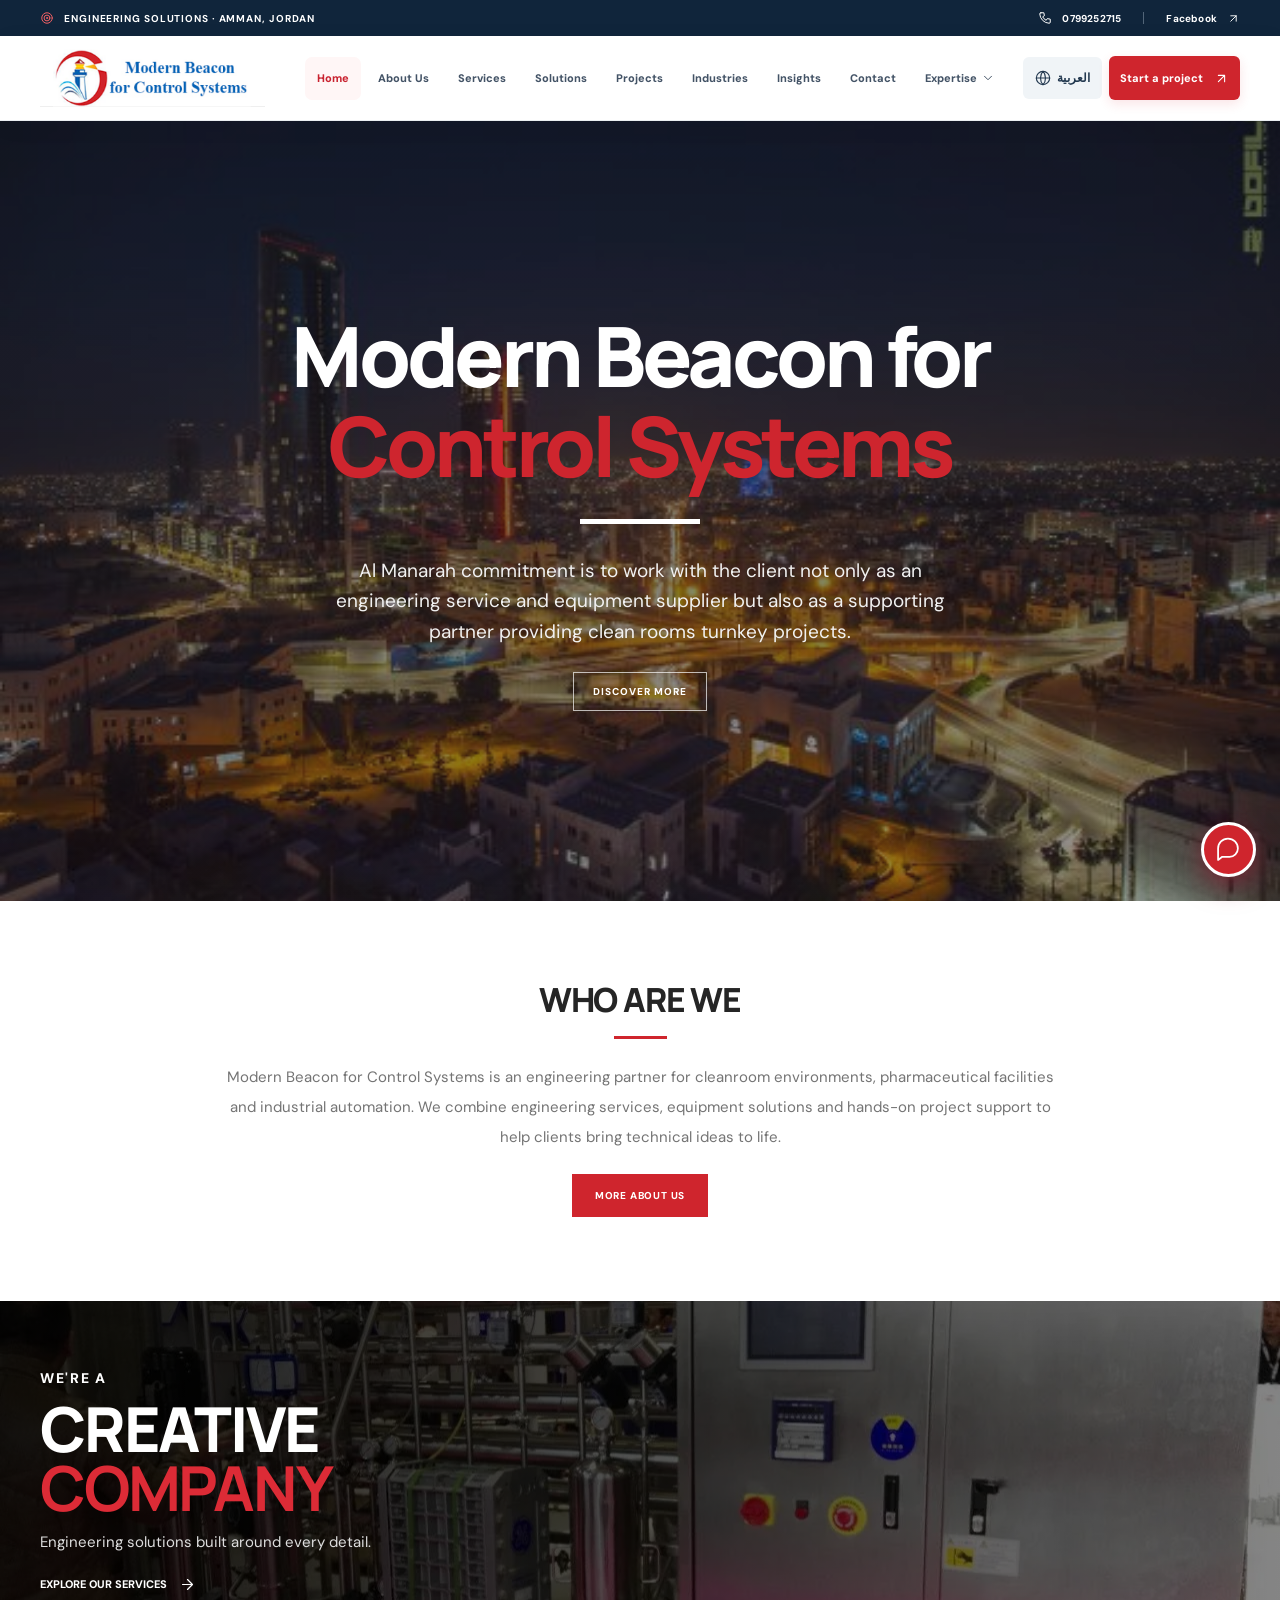
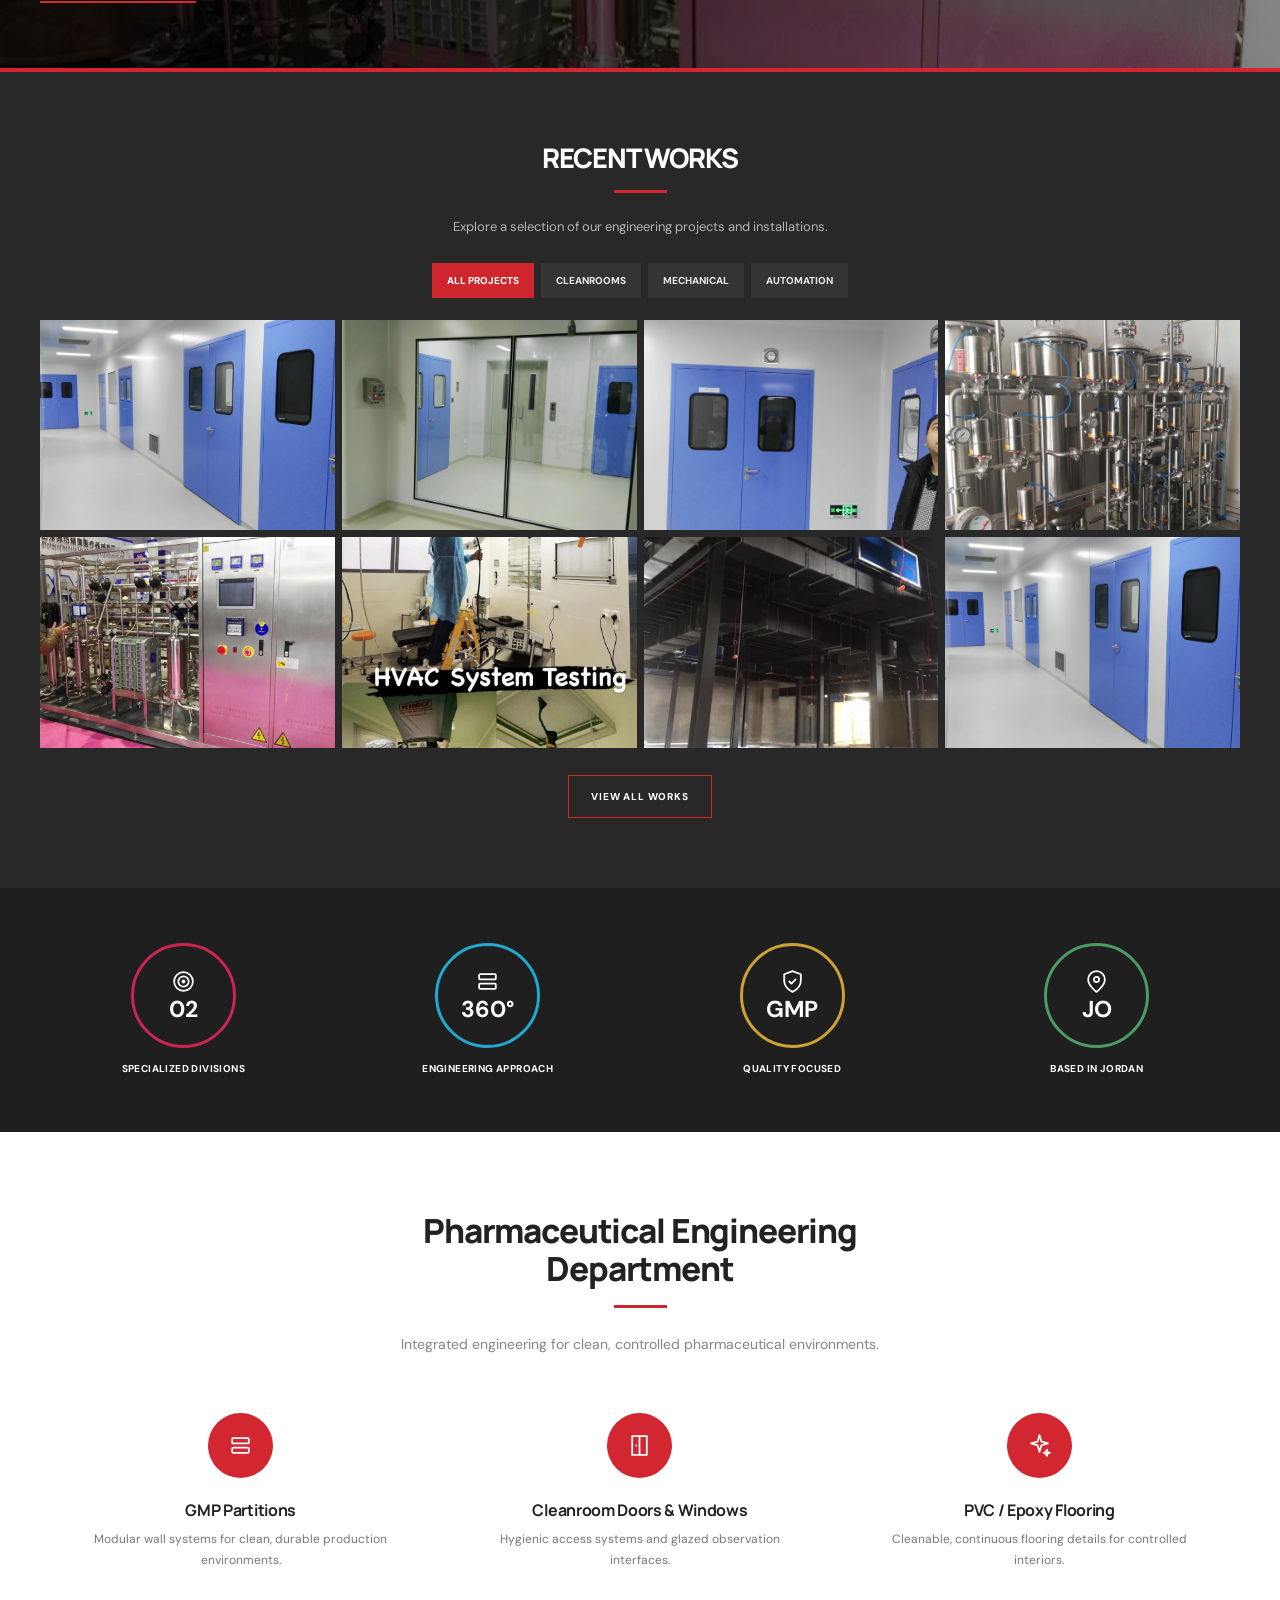
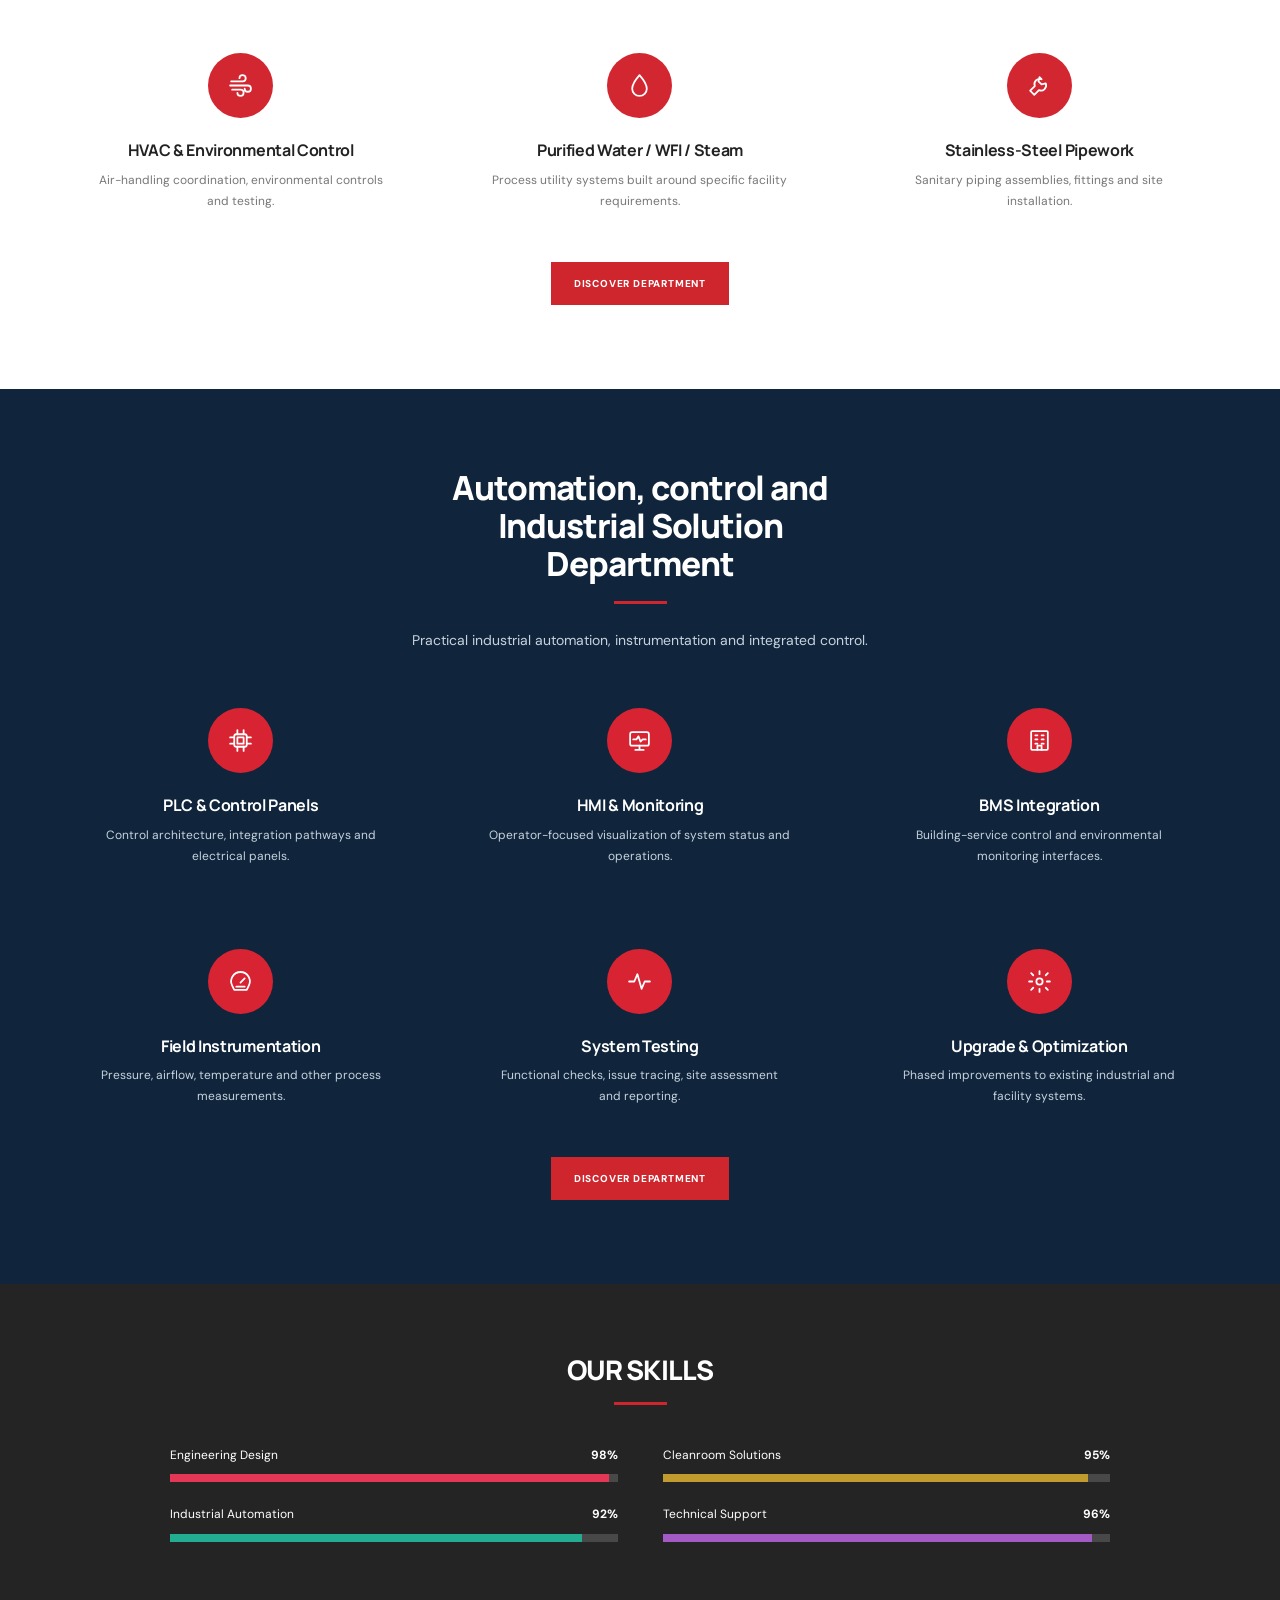
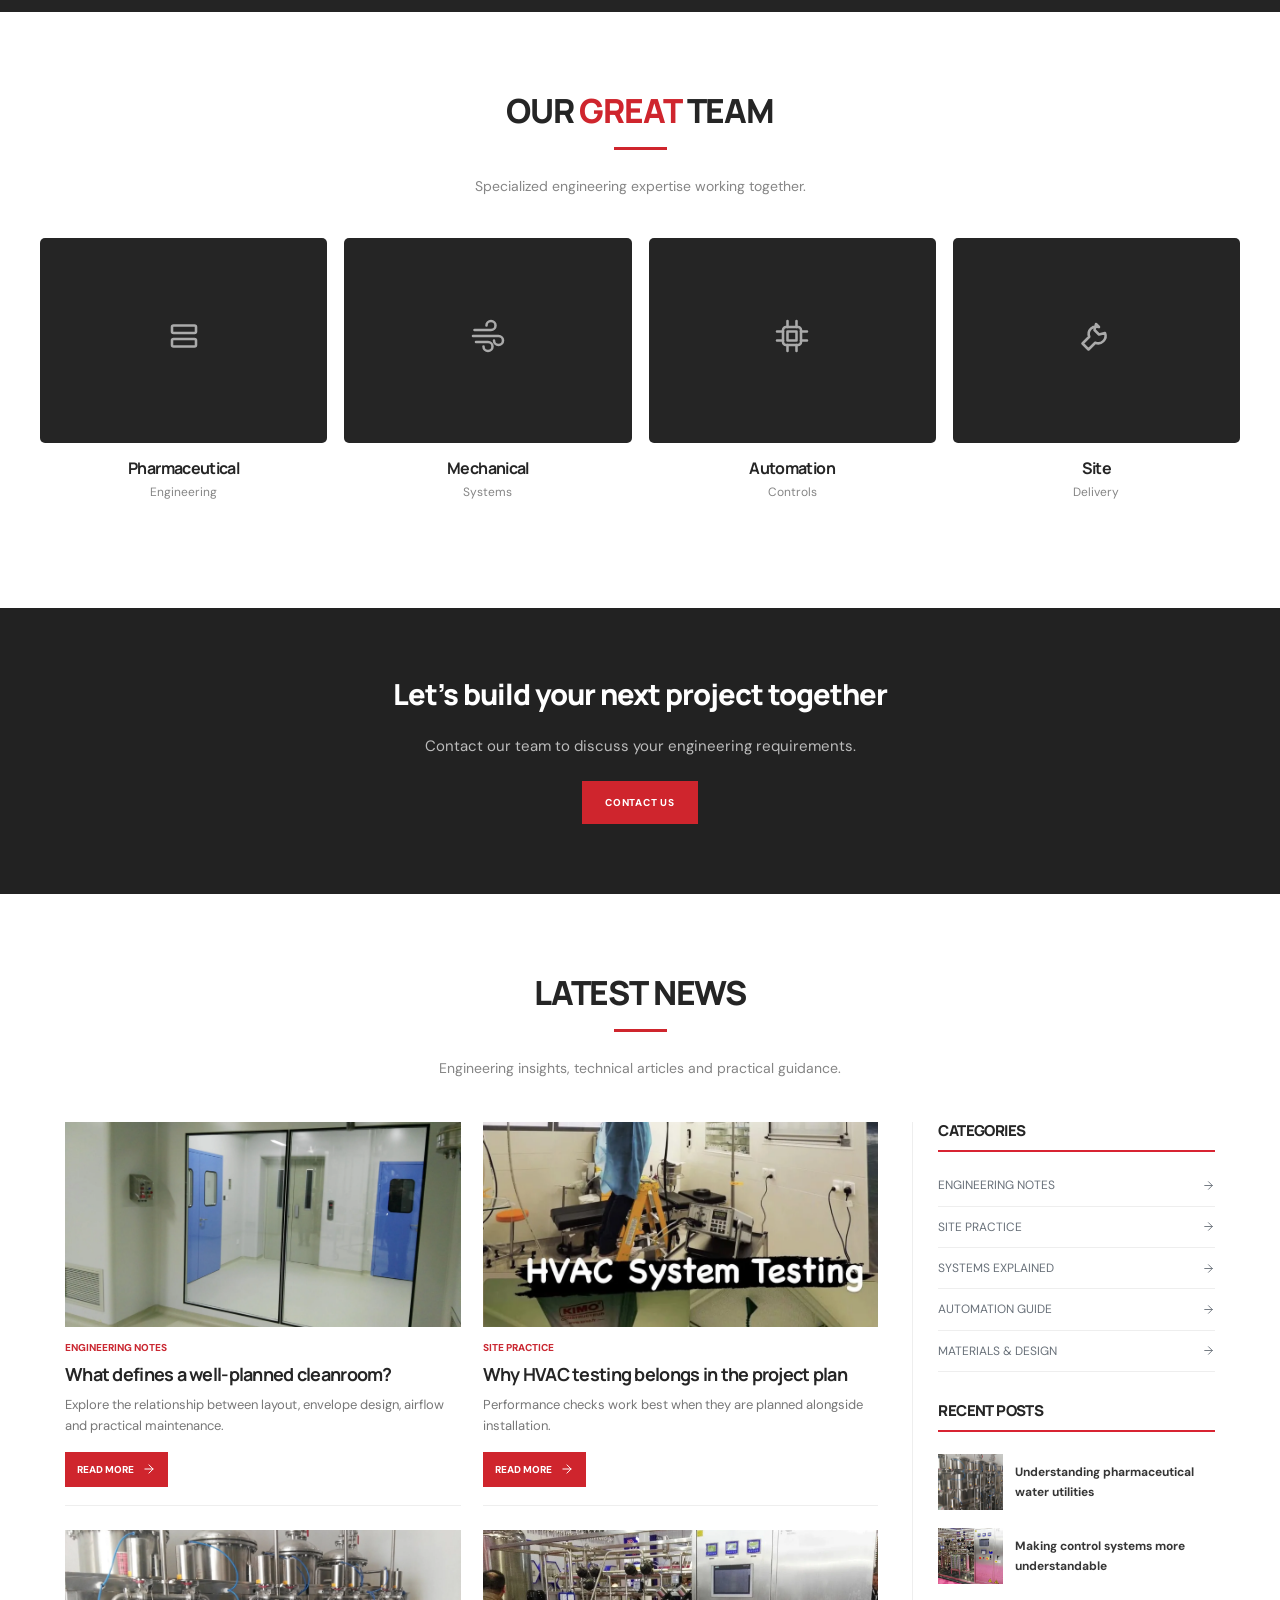
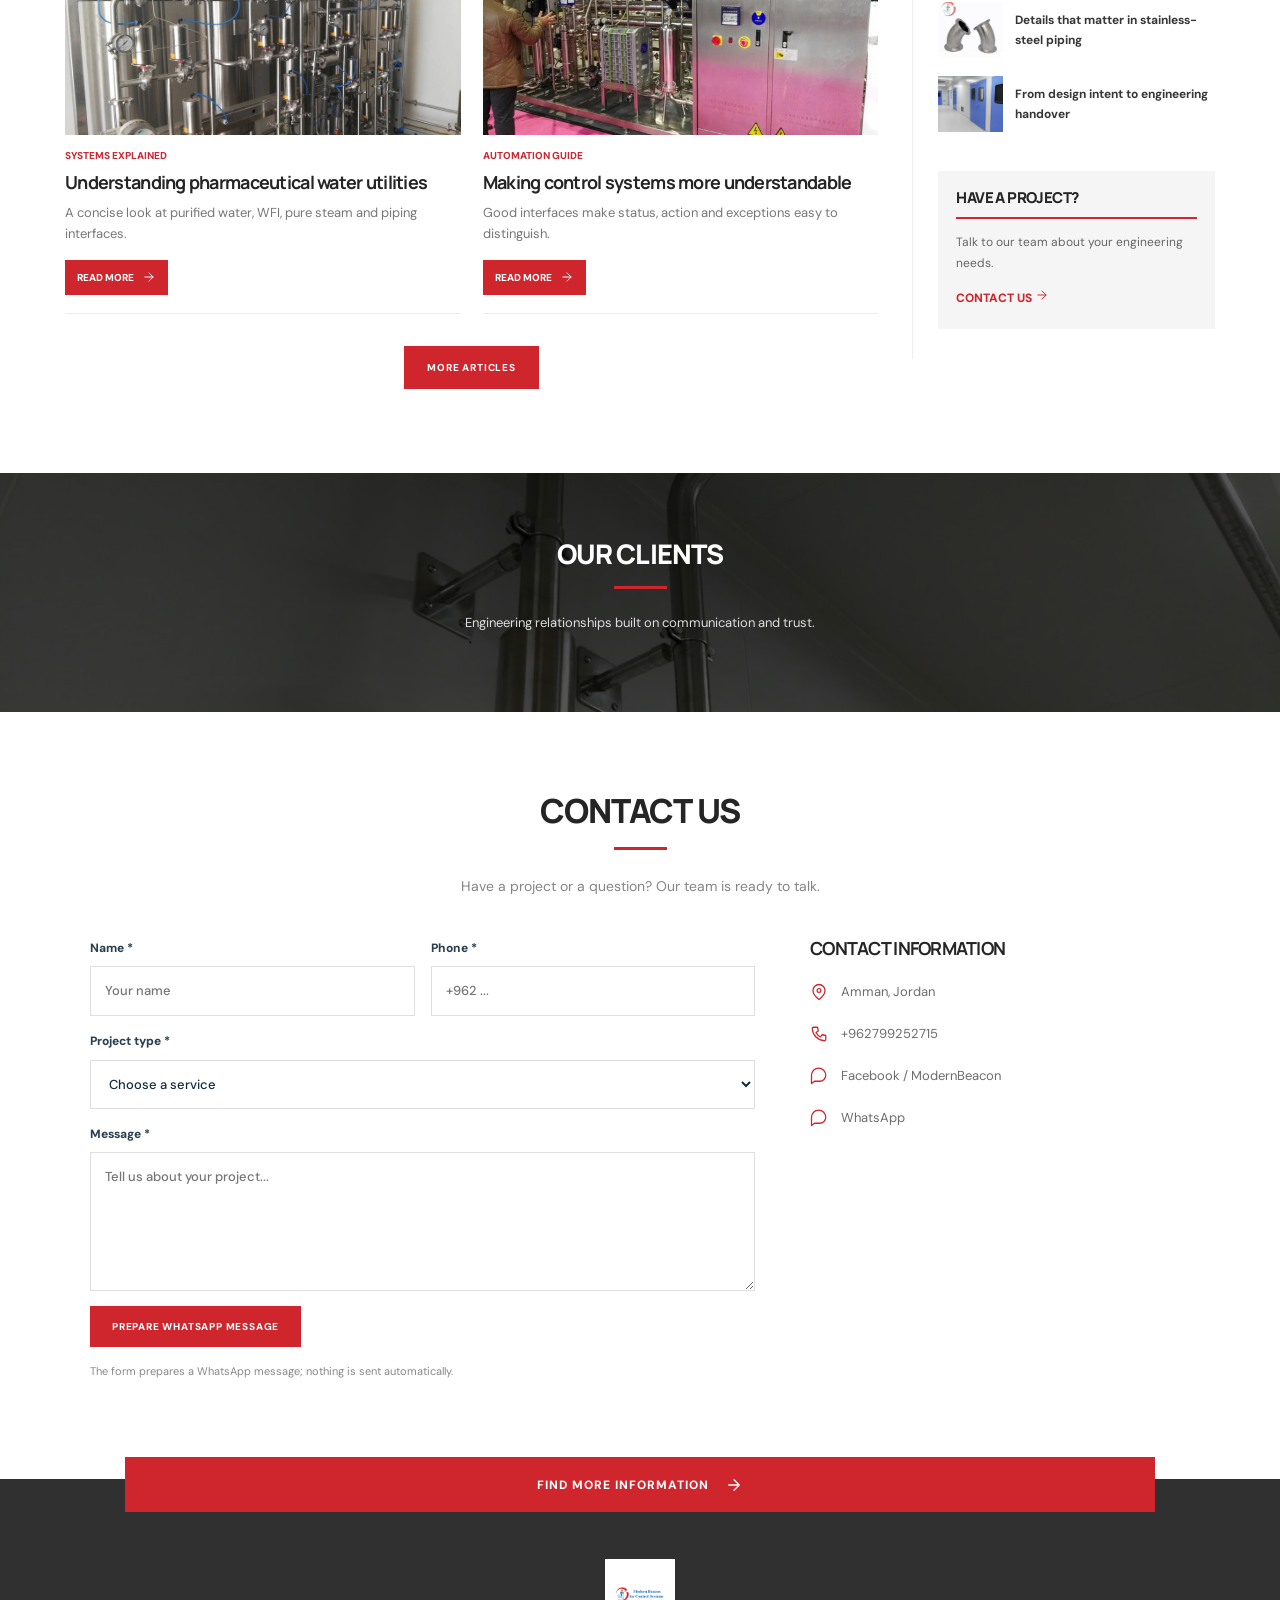
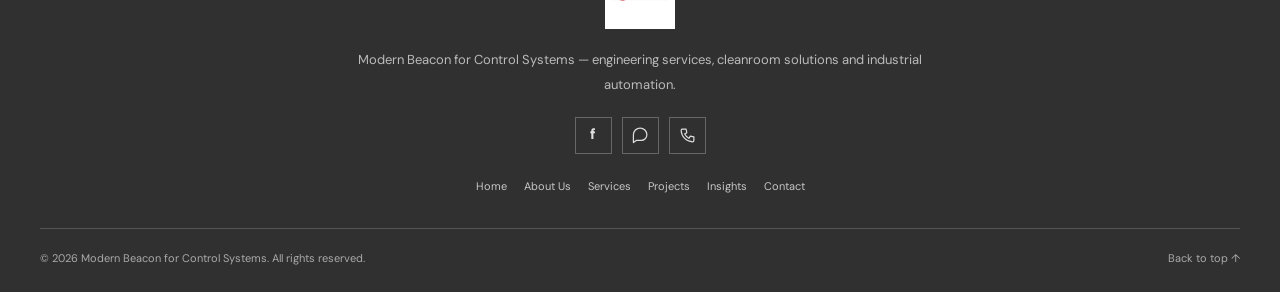
<file: index.html>
<!doctype html>
<html lang="en" dir="ltr">
<head>
<meta charset="utf-8">
<meta name="viewport" content="width=device-width, initial-scale=1">
<meta name="theme-color" content="#10253b">
<meta name="description" content="Modern Beacon for Control Systems — engineering, cleanrooms, pharmaceutical utilities, and industrial automation.">
<link rel="icon" href="assets/images/favicon.png">
<link rel="stylesheet" href="assets/css/style.css">
<title>Index | Modern Beacon for Control Systems</title>
</head>
<body data-page="index">
<div id="app"></div>
<noscript><main style="padding:40px;font-family:sans-serif"><h1>Modern Beacon for Control Systems</h1><p>Please enable JavaScript to view the website.</p></main></noscript>
<script defer src="assets/js/content.js"></script>
<script defer src="assets/js/site.js"></script>
</body></html>
</file>
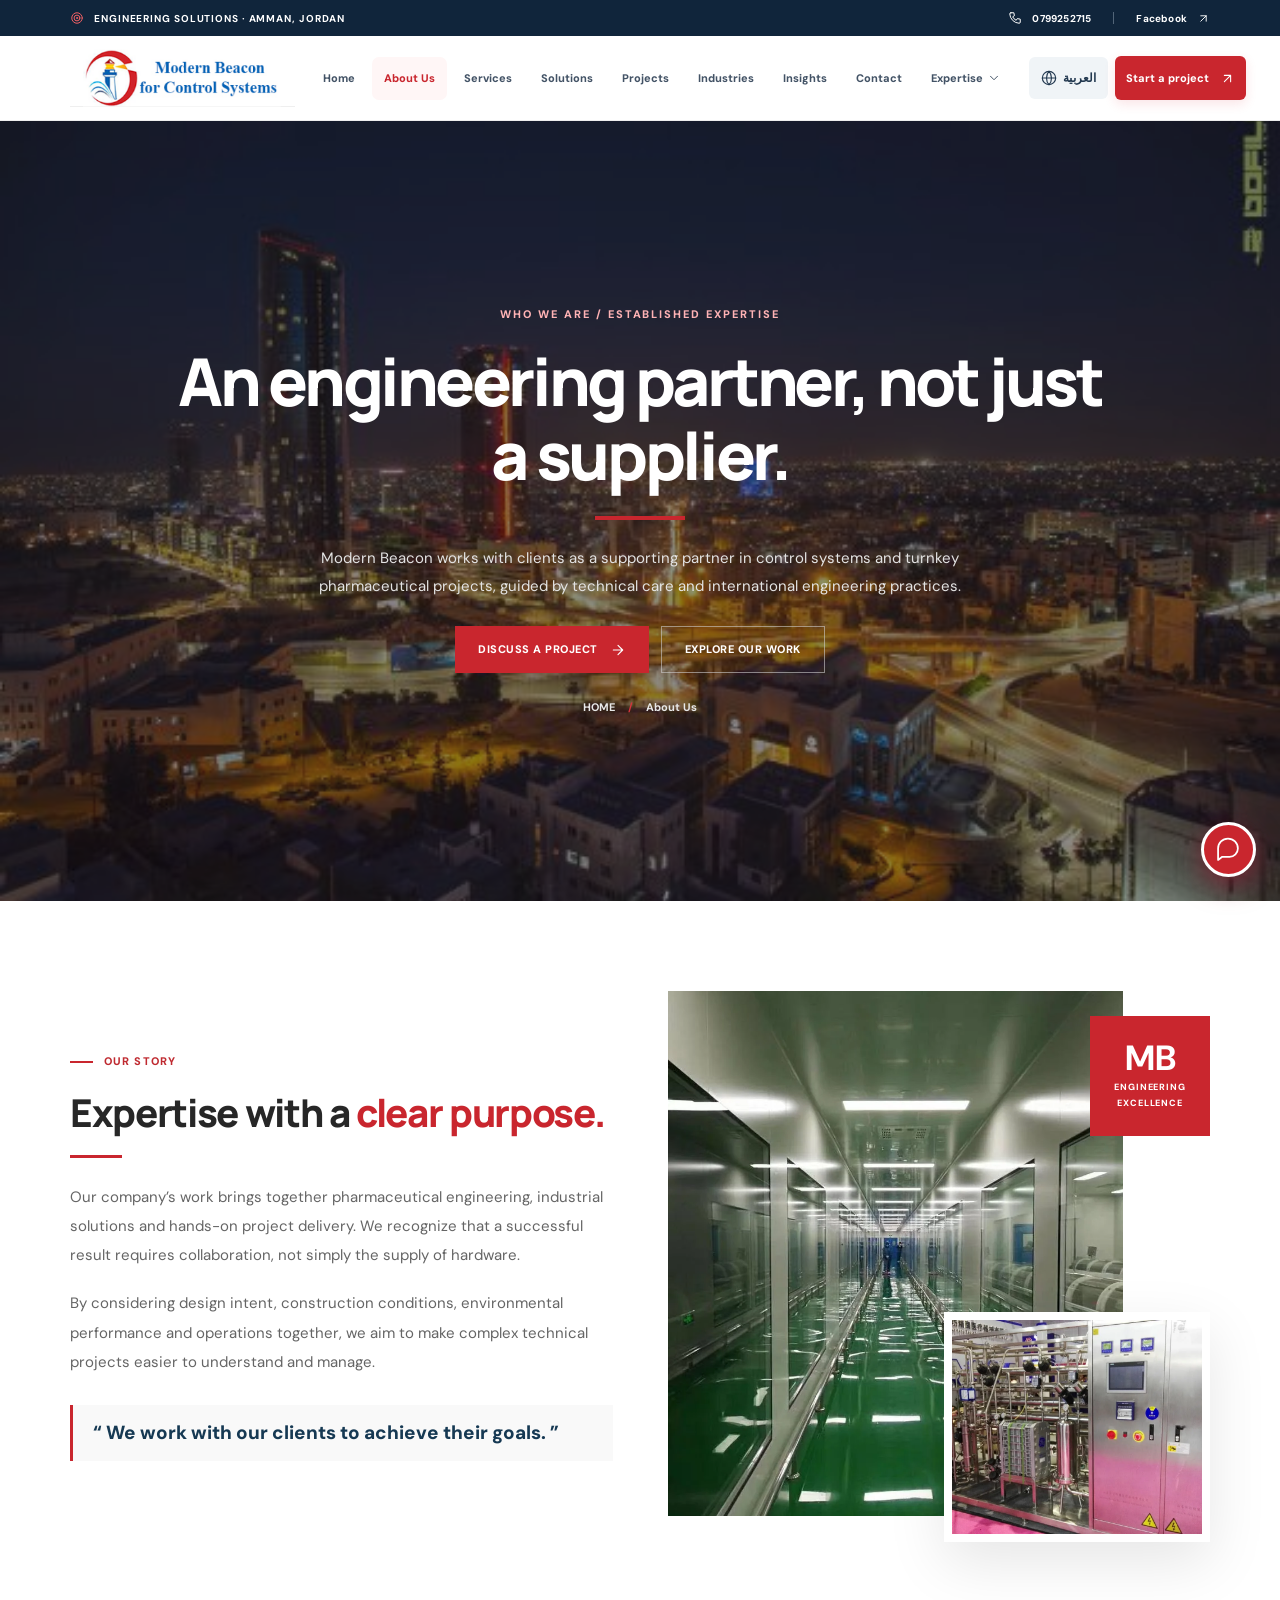
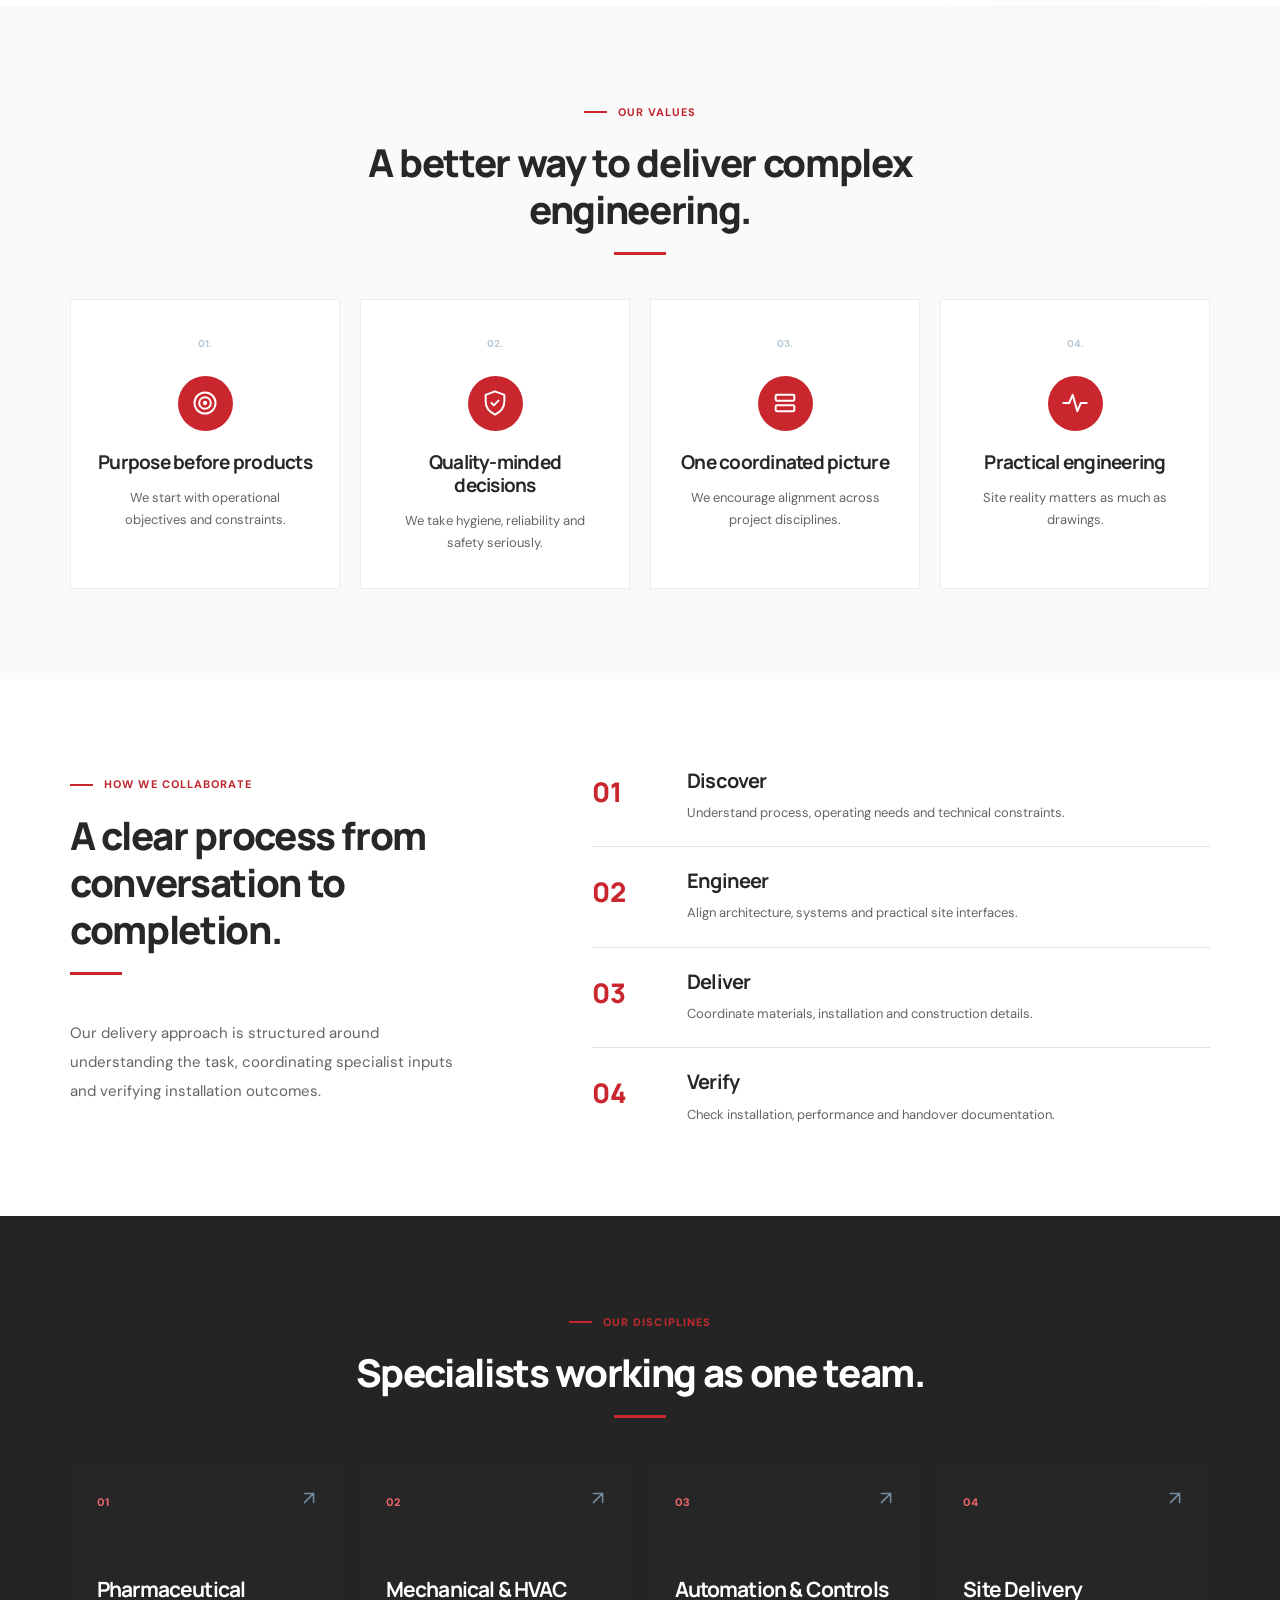
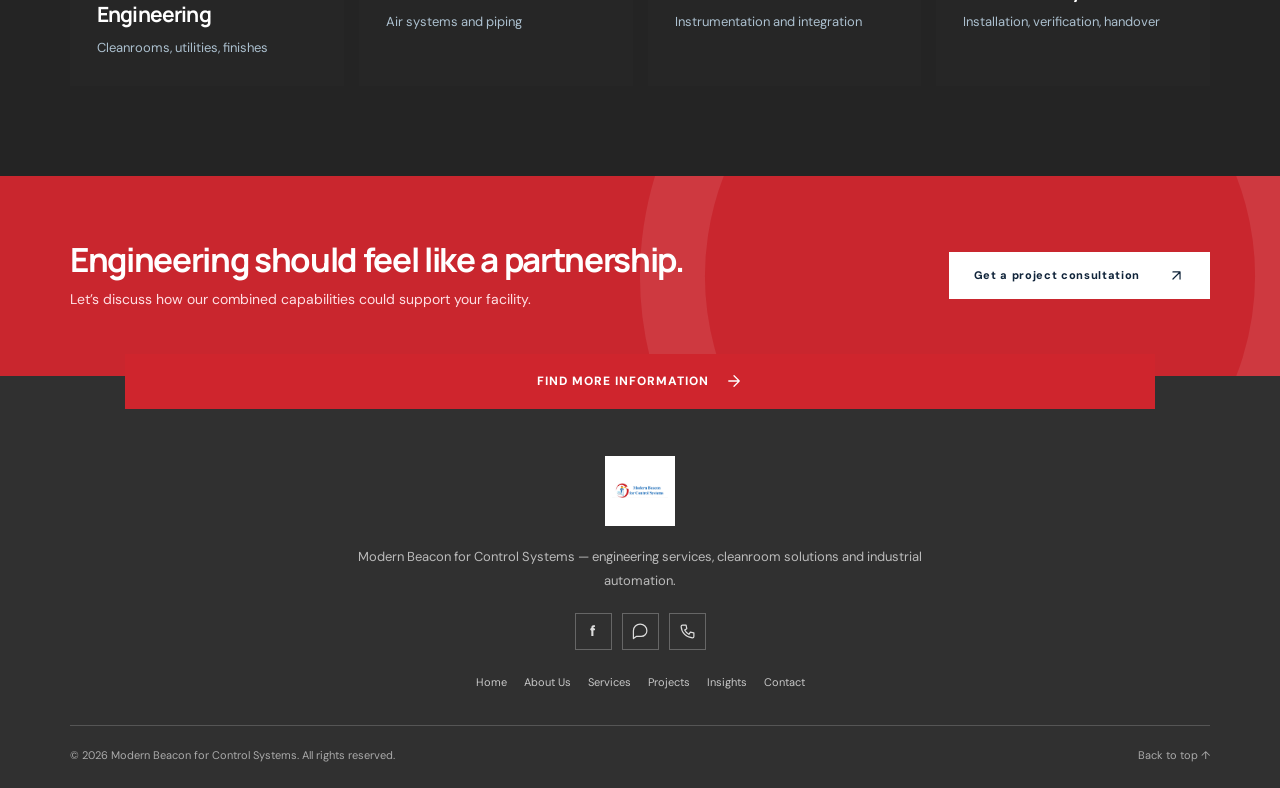
<file: about.html>
<!doctype html>
<html lang="en" dir="ltr">
<head>
<meta charset="utf-8">
<meta name="viewport" content="width=device-width, initial-scale=1">
<meta name="theme-color" content="#10253b">
<meta name="description" content="Modern Beacon for Control Systems — engineering, cleanrooms, pharmaceutical utilities, and industrial automation.">
<link rel="icon" href="assets/images/favicon.png">
<link rel="stylesheet" href="assets/css/style.css">
<title>About | Modern Beacon for Control Systems</title>
</head>
<body data-page="about">
<div id="app"></div>
<noscript><main style="padding:40px;font-family:sans-serif"><h1>Modern Beacon for Control Systems</h1><p>Please enable JavaScript to view the website.</p></main></noscript>
<script defer src="assets/js/content.js"></script>
<script defer src="assets/js/site.js"></script>
</body></html>
</file>
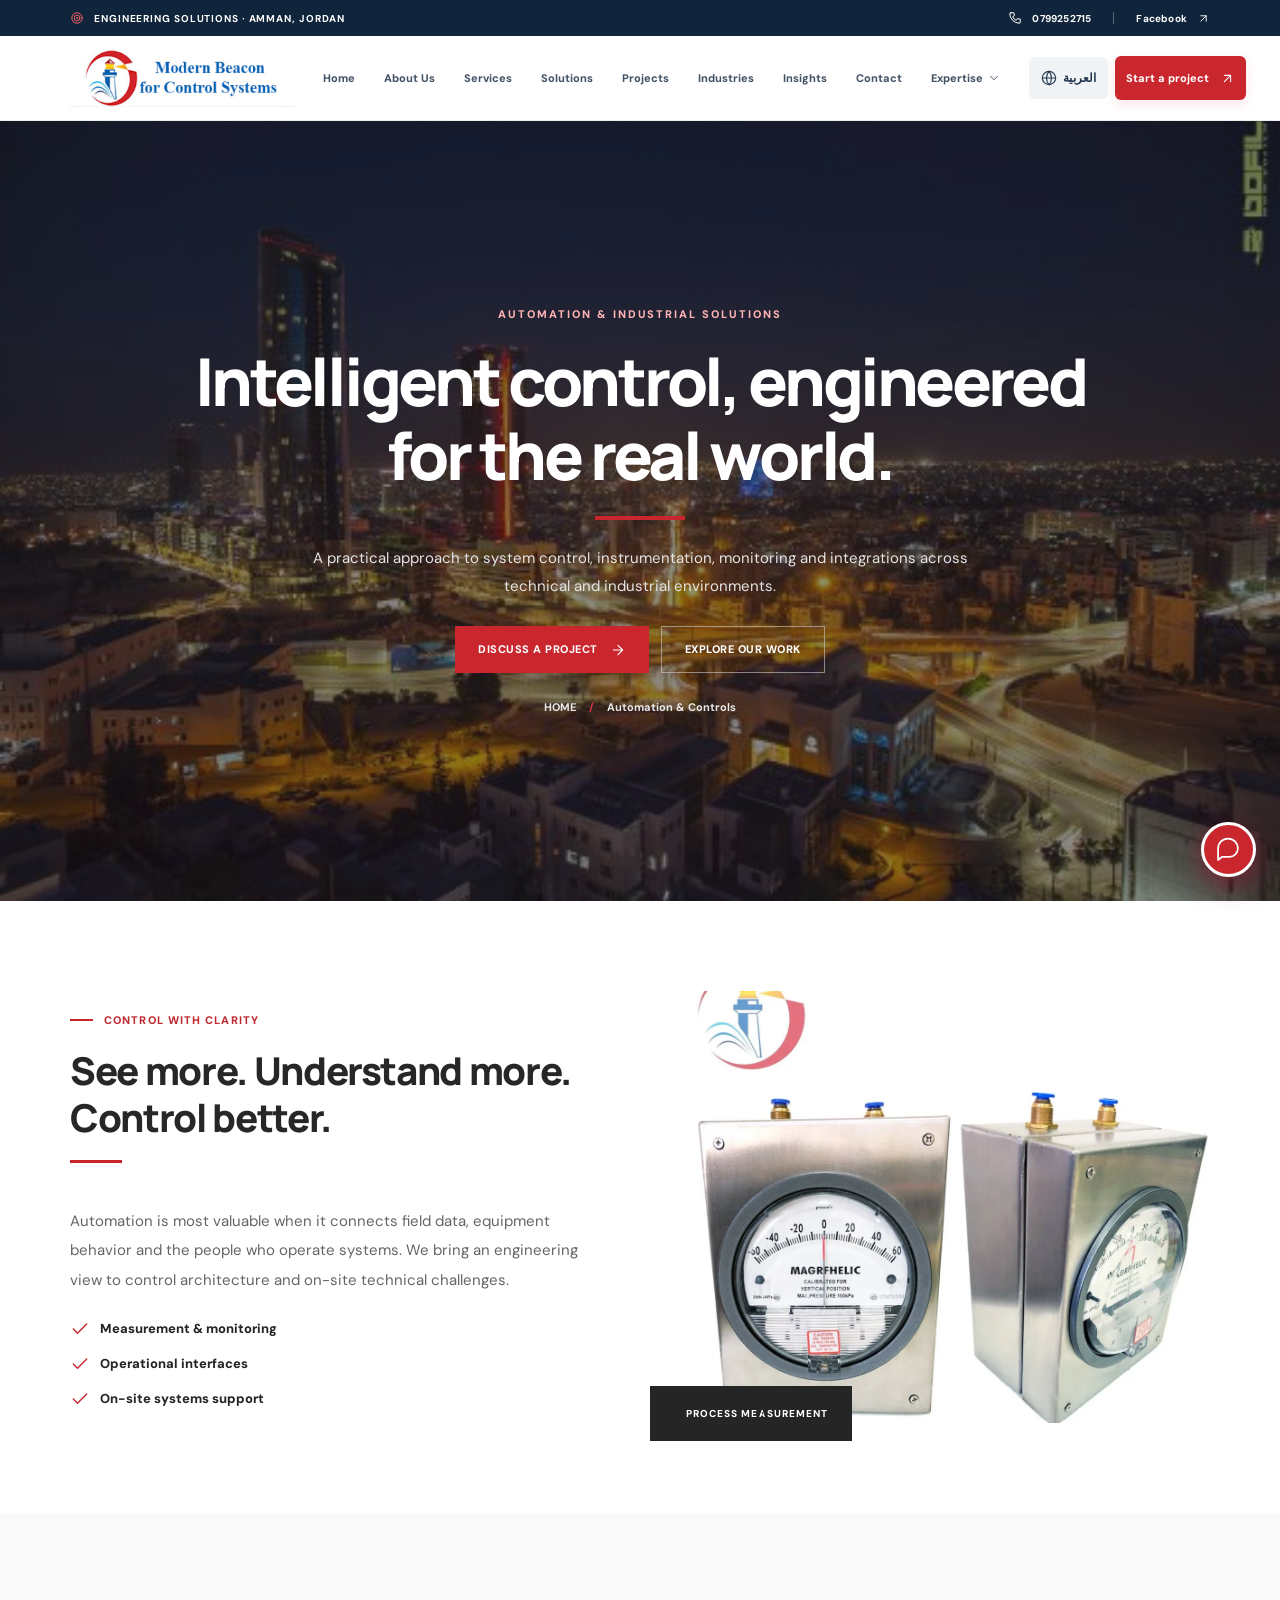
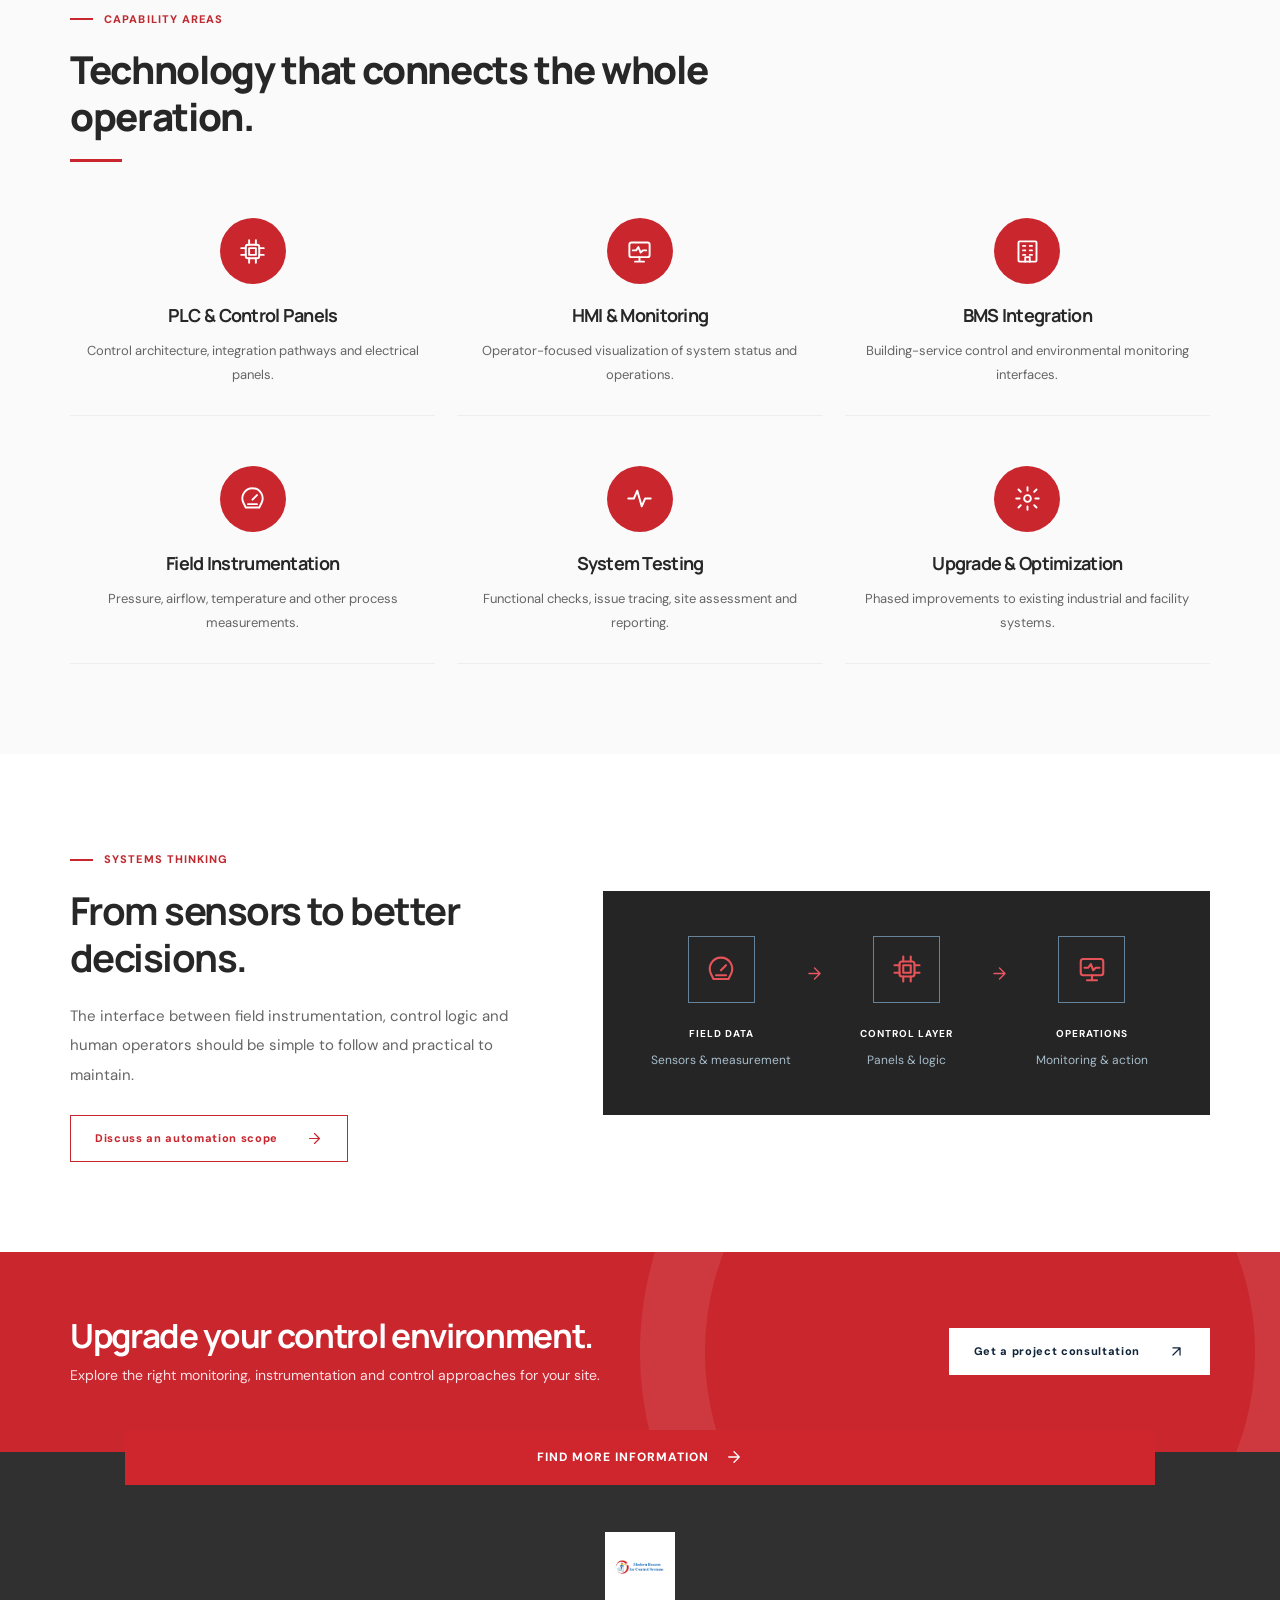
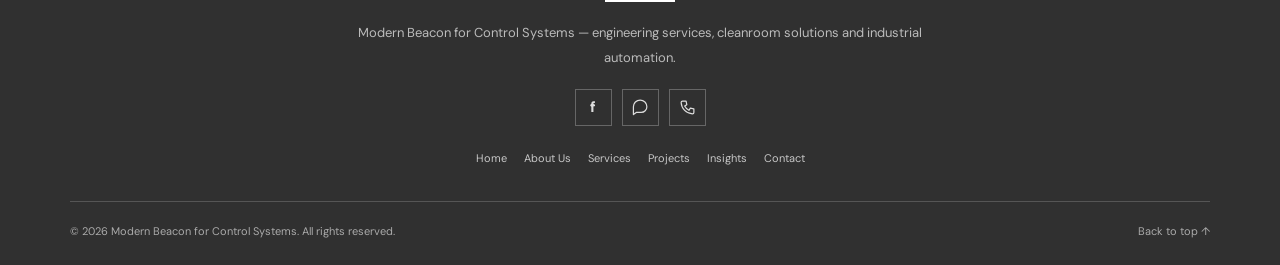
<file: automation.html>
<!doctype html>
<html lang="en" dir="ltr">
<head>
<meta charset="utf-8">
<meta name="viewport" content="width=device-width, initial-scale=1">
<meta name="theme-color" content="#10253b">
<meta name="description" content="Modern Beacon for Control Systems — engineering, cleanrooms, pharmaceutical utilities, and industrial automation.">
<link rel="icon" href="assets/images/favicon.png">
<link rel="stylesheet" href="assets/css/style.css">
<title>Automation | Modern Beacon for Control Systems</title>
</head>
<body data-page="automation">
<div id="app"></div>
<noscript><main style="padding:40px;font-family:sans-serif"><h1>Modern Beacon for Control Systems</h1><p>Please enable JavaScript to view the website.</p></main></noscript>
<script defer src="assets/js/content.js"></script>
<script defer src="assets/js/site.js"></script>
</body></html>
</file>
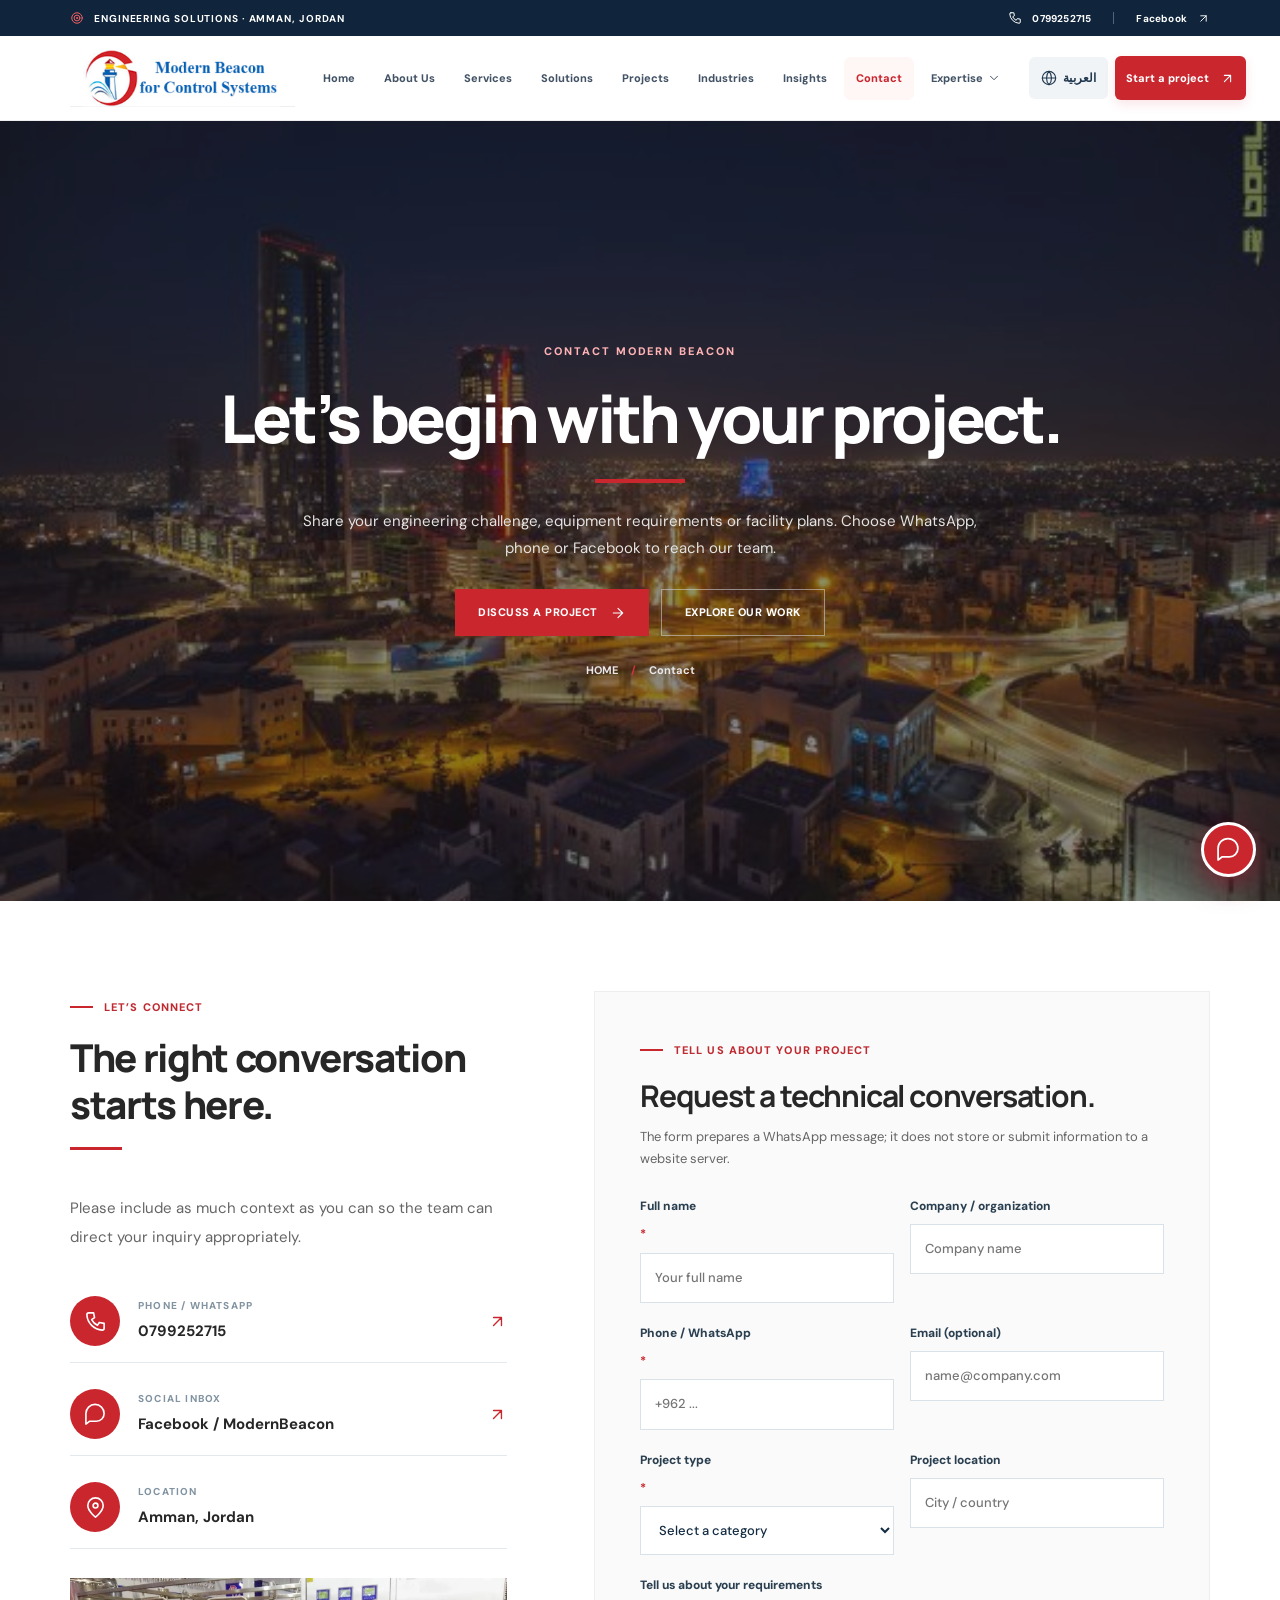
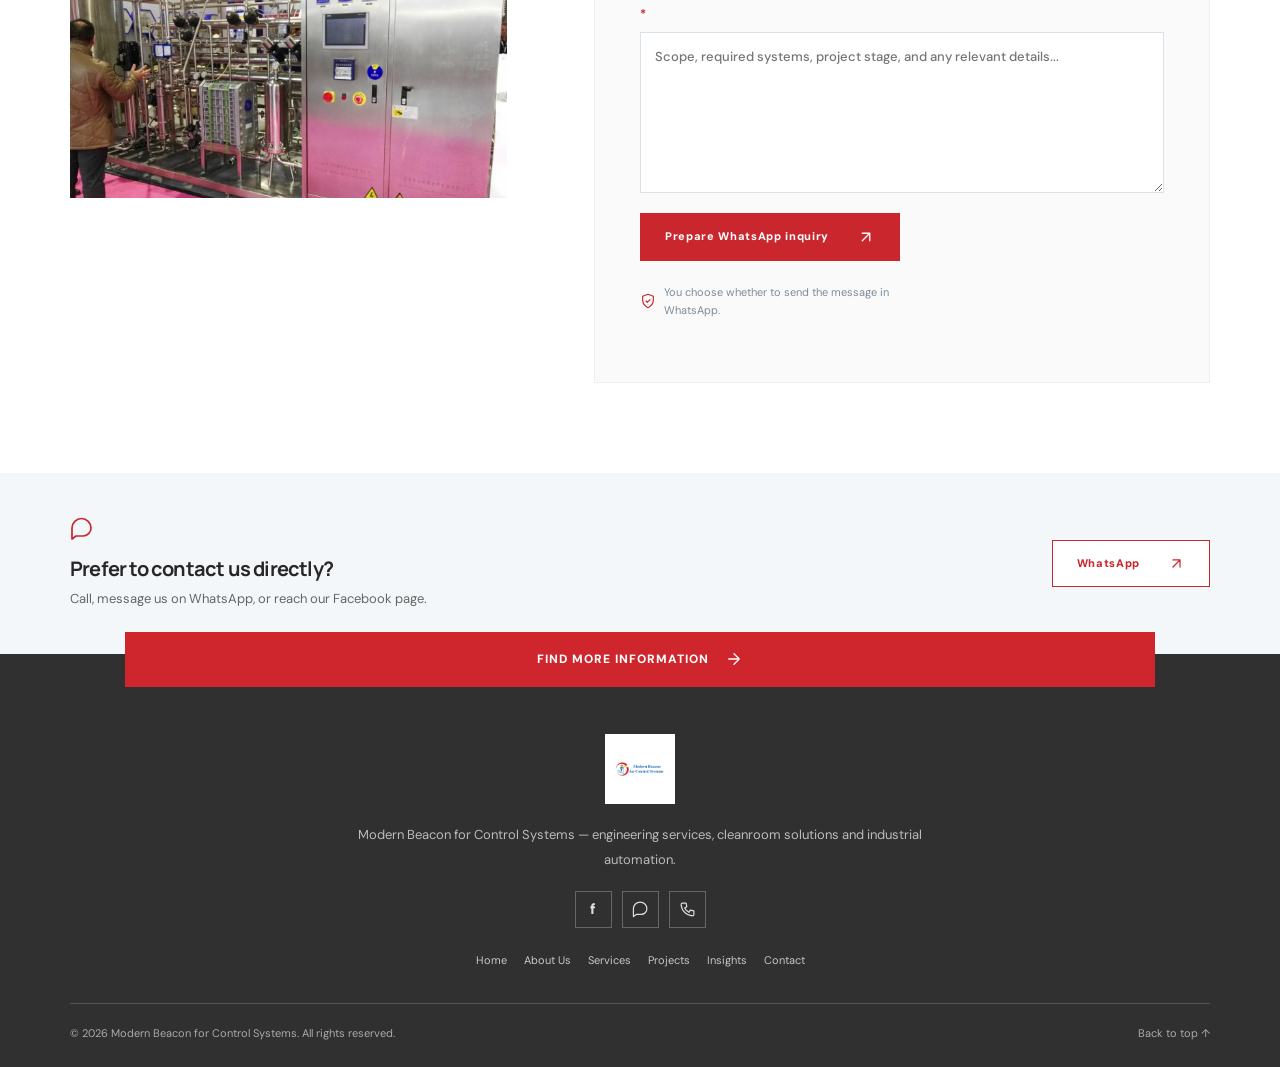
<file: contact.html>
<!doctype html>
<html lang="en" dir="ltr">
<head>
<meta charset="utf-8">
<meta name="viewport" content="width=device-width, initial-scale=1">
<meta name="theme-color" content="#10253b">
<meta name="description" content="Modern Beacon for Control Systems — engineering, cleanrooms, pharmaceutical utilities, and industrial automation.">
<link rel="icon" href="assets/images/favicon.png">
<link rel="stylesheet" href="assets/css/style.css">
<title>Contact | Modern Beacon for Control Systems</title>
</head>
<body data-page="contact">
<div id="app"></div>
<noscript><main style="padding:40px;font-family:sans-serif"><h1>Modern Beacon for Control Systems</h1><p>Please enable JavaScript to view the website.</p></main></noscript>
<script defer src="assets/js/content.js"></script>
<script defer src="assets/js/site.js"></script>
</body></html>
</file>
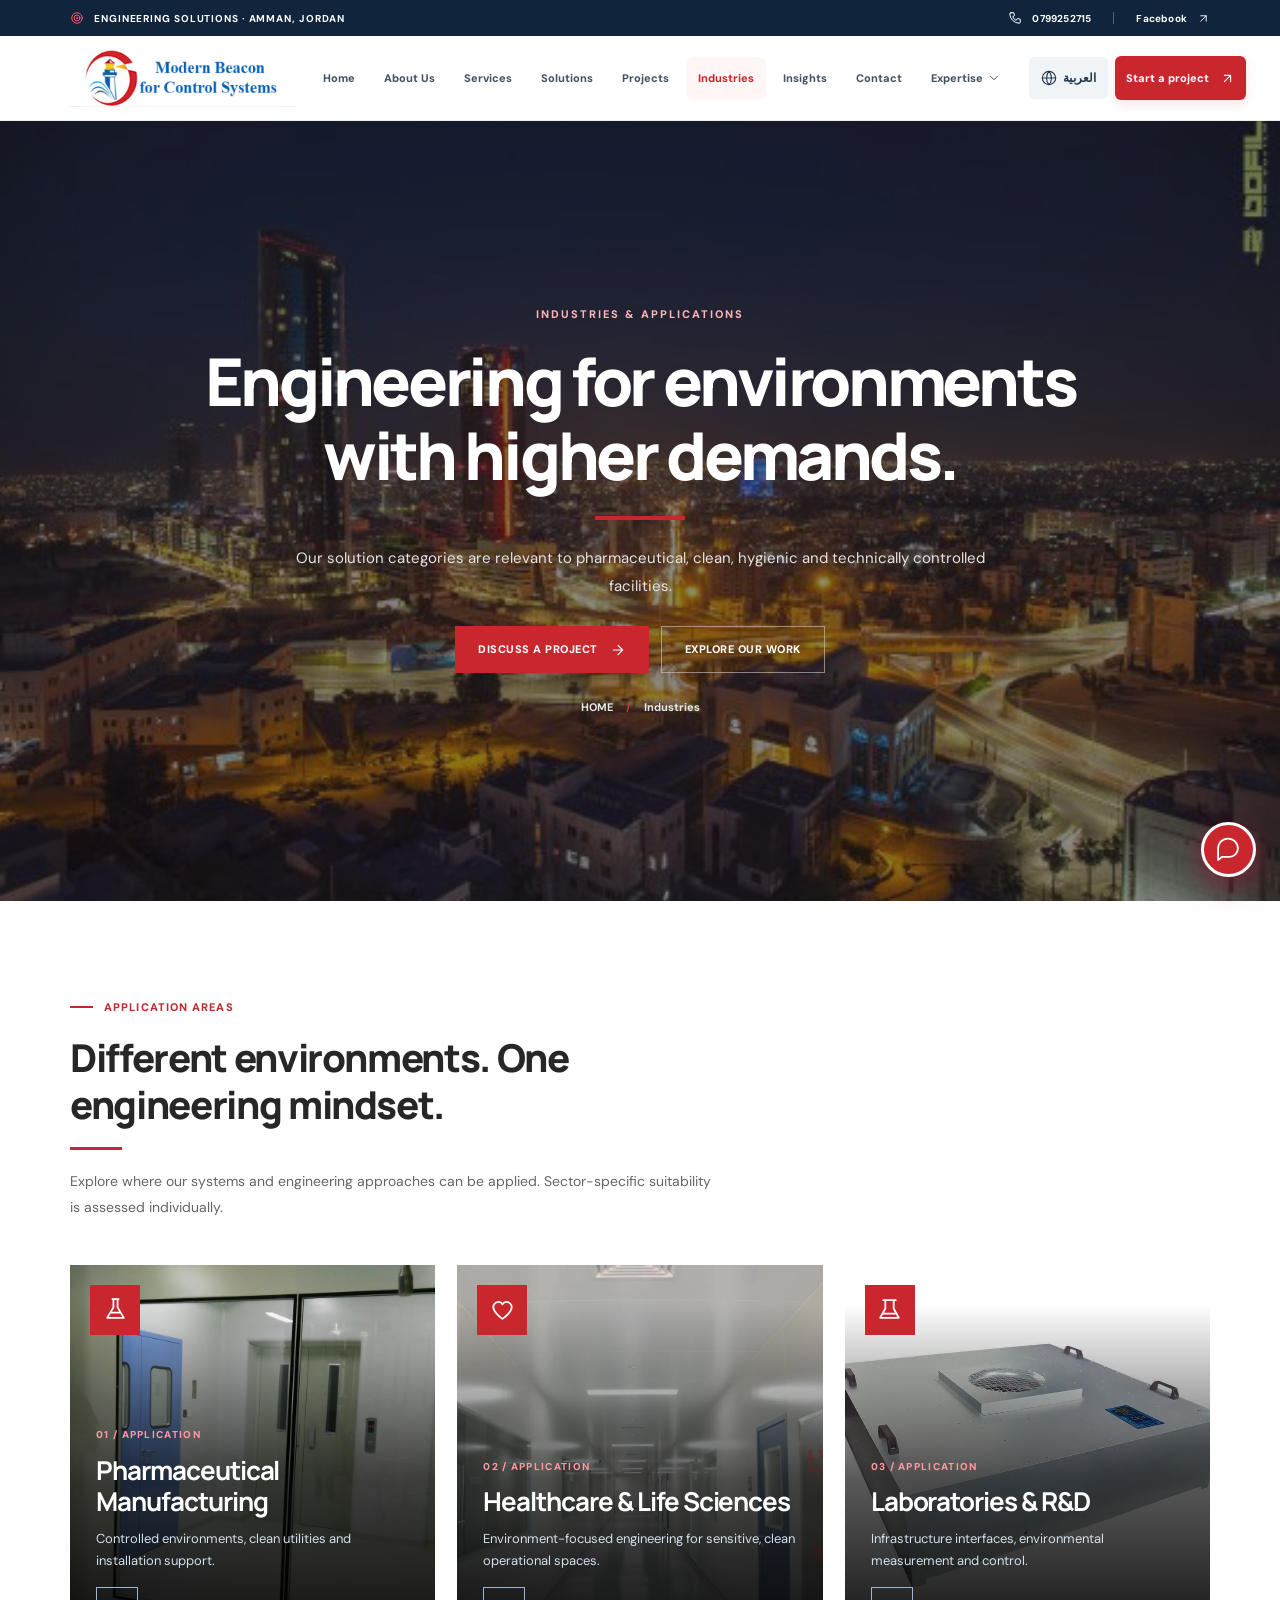
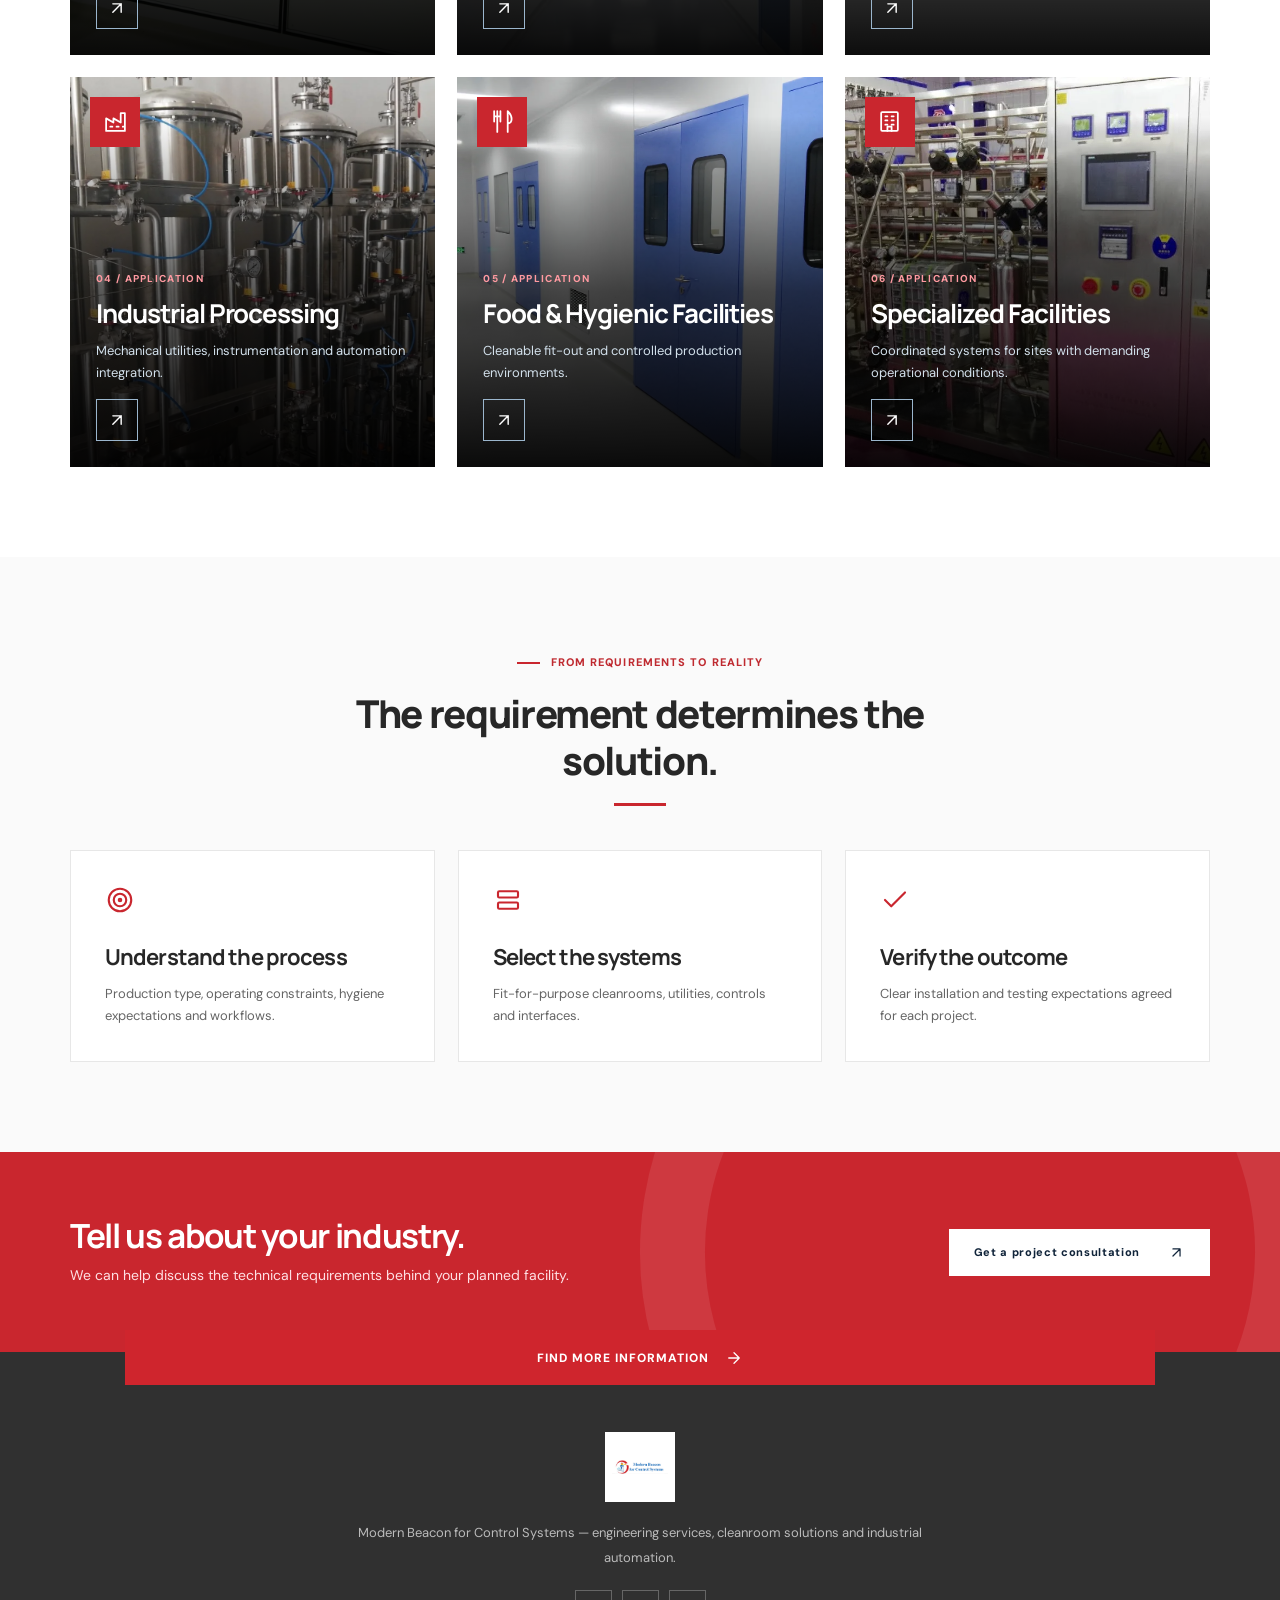
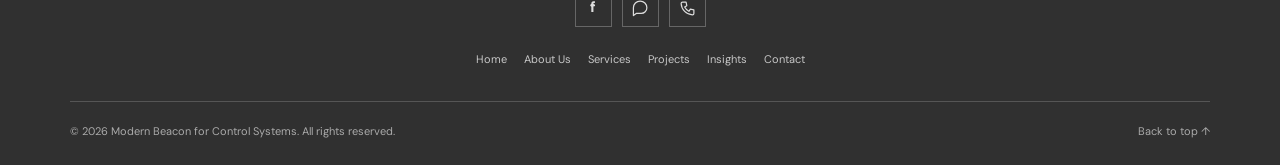
<file: industries.html>
<!doctype html>
<html lang="en" dir="ltr">
<head>
<meta charset="utf-8">
<meta name="viewport" content="width=device-width, initial-scale=1">
<meta name="theme-color" content="#10253b">
<meta name="description" content="Modern Beacon for Control Systems — engineering, cleanrooms, pharmaceutical utilities, and industrial automation.">
<link rel="icon" href="assets/images/favicon.png">
<link rel="stylesheet" href="assets/css/style.css">
<title>Industries | Modern Beacon for Control Systems</title>
</head>
<body data-page="industries">
<div id="app"></div>
<noscript><main style="padding:40px;font-family:sans-serif"><h1>Modern Beacon for Control Systems</h1><p>Please enable JavaScript to view the website.</p></main></noscript>
<script defer src="assets/js/content.js"></script>
<script defer src="assets/js/site.js"></script>
</body></html>
</file>
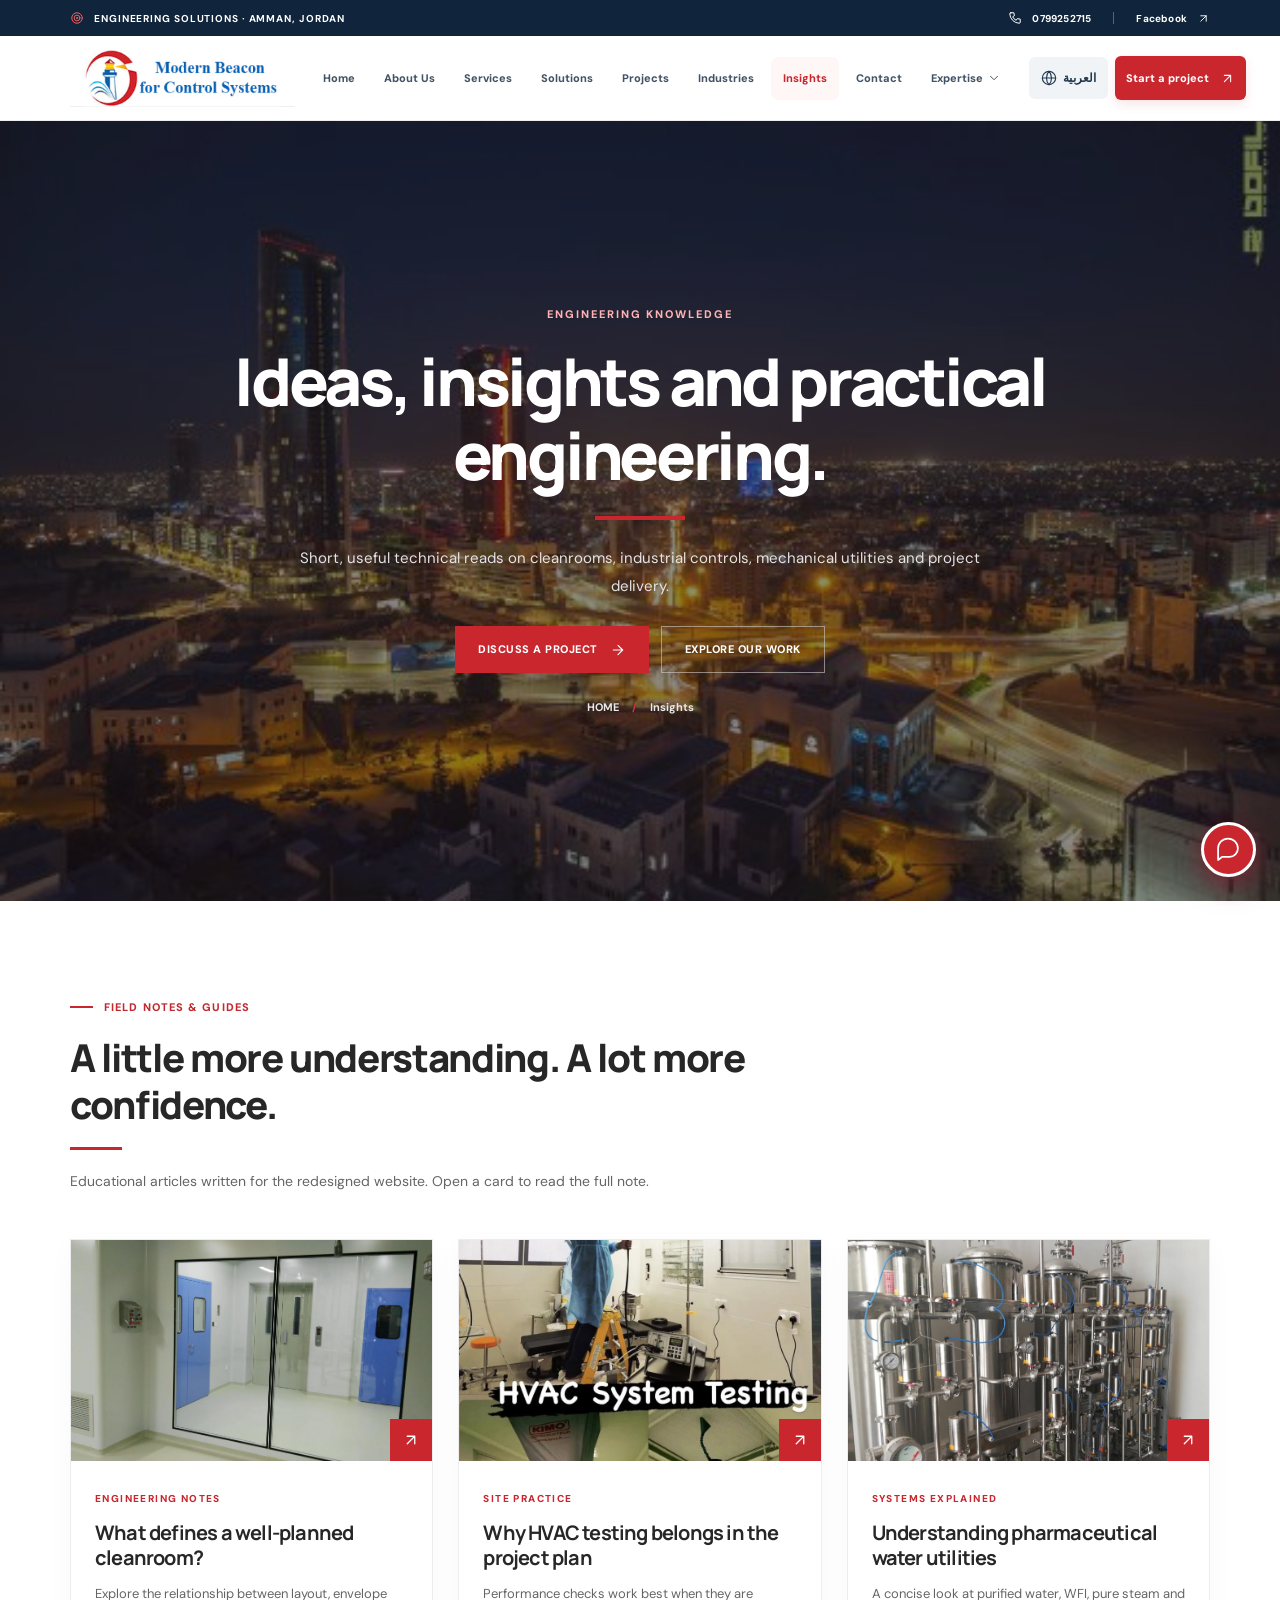
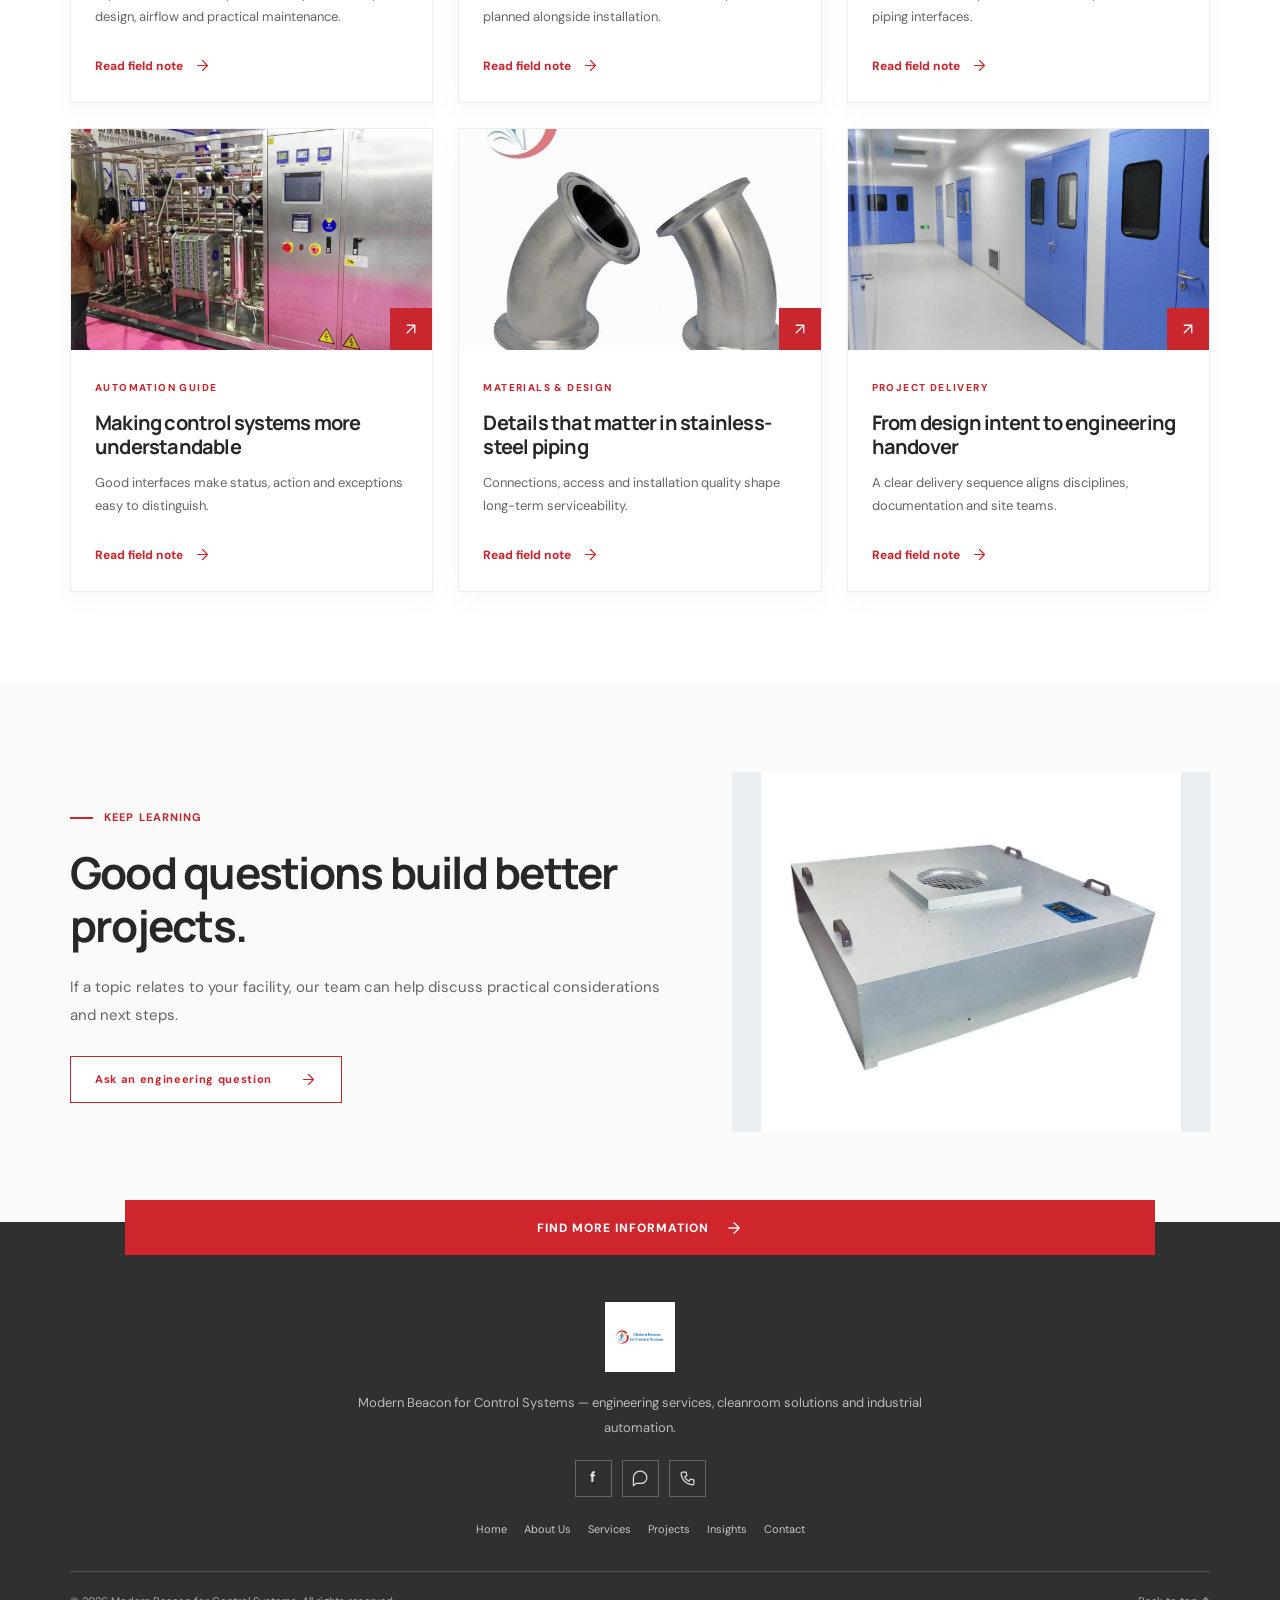
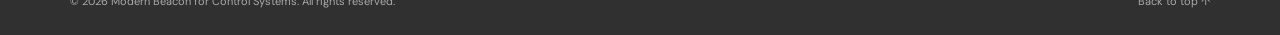
<file: insights.html>
<!doctype html>
<html lang="en" dir="ltr">
<head>
<meta charset="utf-8">
<meta name="viewport" content="width=device-width, initial-scale=1">
<meta name="theme-color" content="#10253b">
<meta name="description" content="Modern Beacon for Control Systems — engineering, cleanrooms, pharmaceutical utilities, and industrial automation.">
<link rel="icon" href="assets/images/favicon.png">
<link rel="stylesheet" href="assets/css/style.css">
<title>Insights | Modern Beacon for Control Systems</title>
</head>
<body data-page="insights">
<div id="app"></div>
<noscript><main style="padding:40px;font-family:sans-serif"><h1>Modern Beacon for Control Systems</h1><p>Please enable JavaScript to view the website.</p></main></noscript>
<script defer src="assets/js/content.js"></script>
<script defer src="assets/js/site.js"></script>
</body></html>
</file>
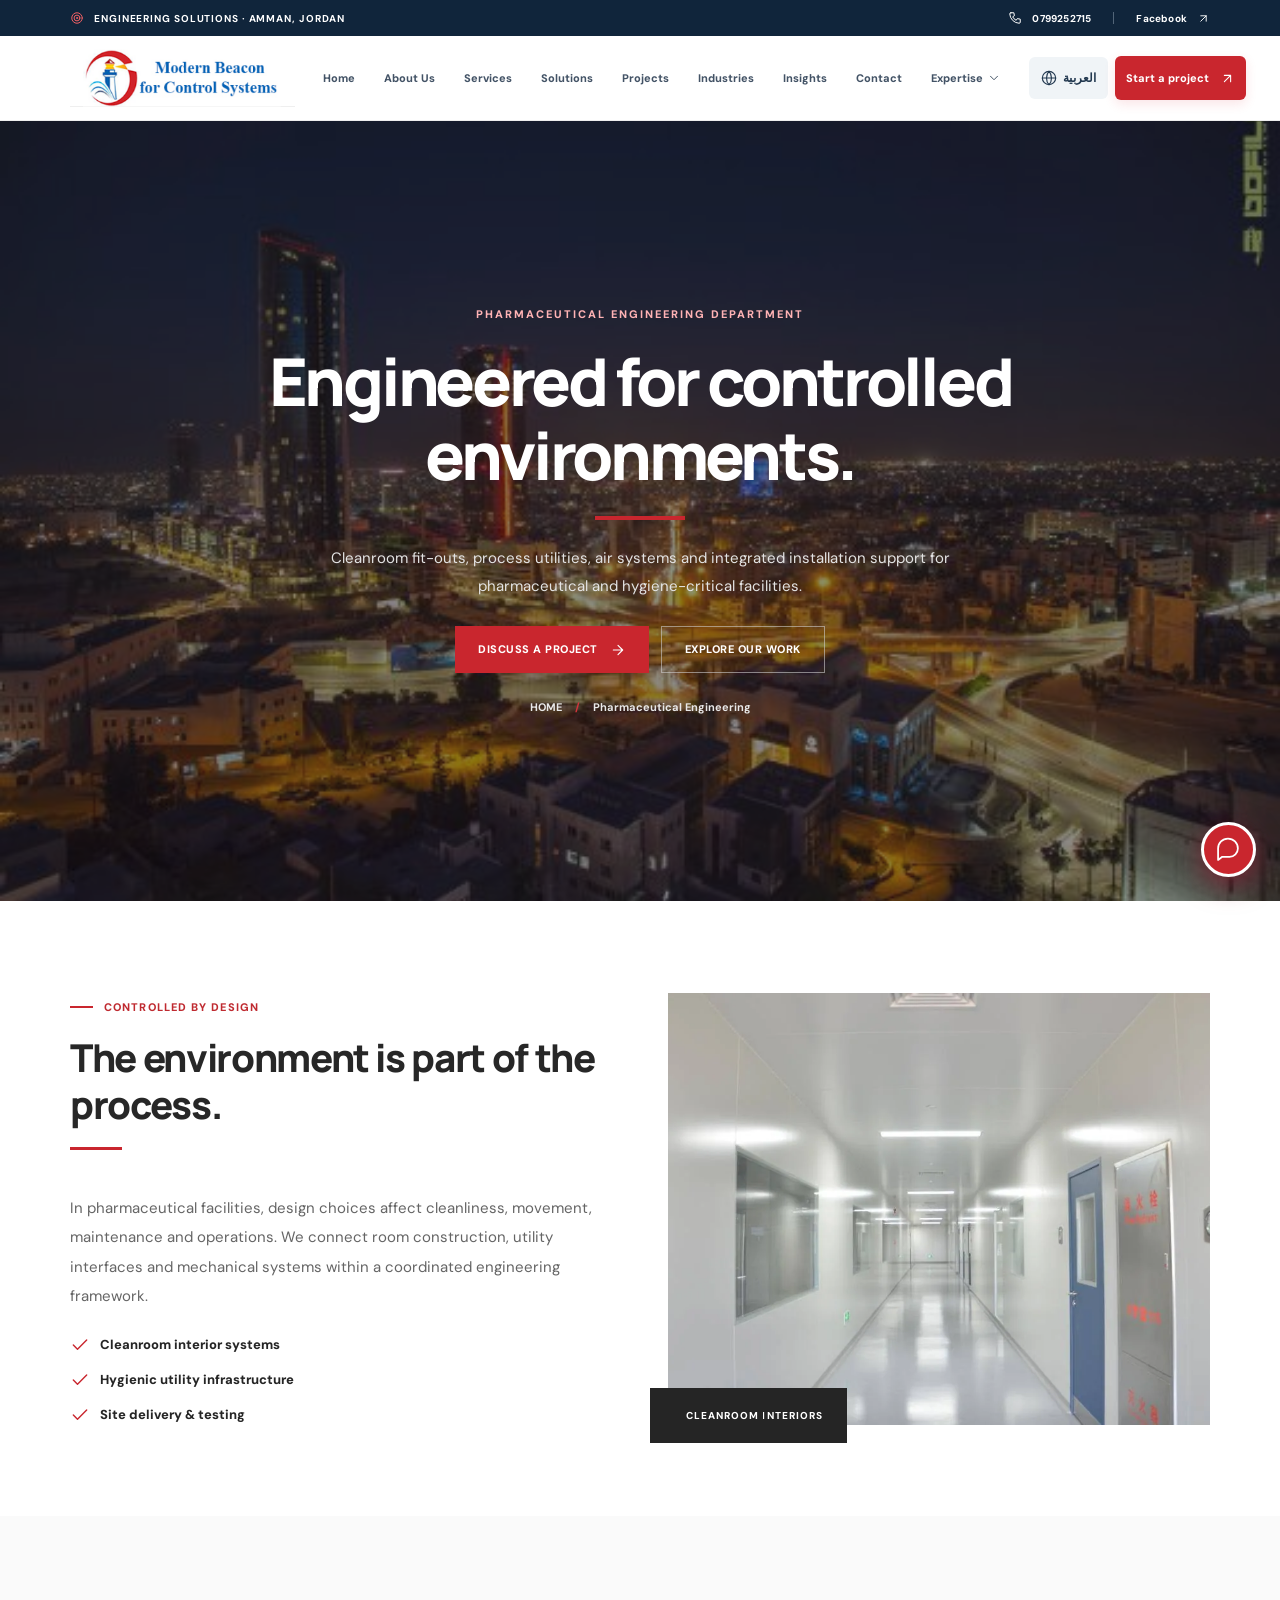
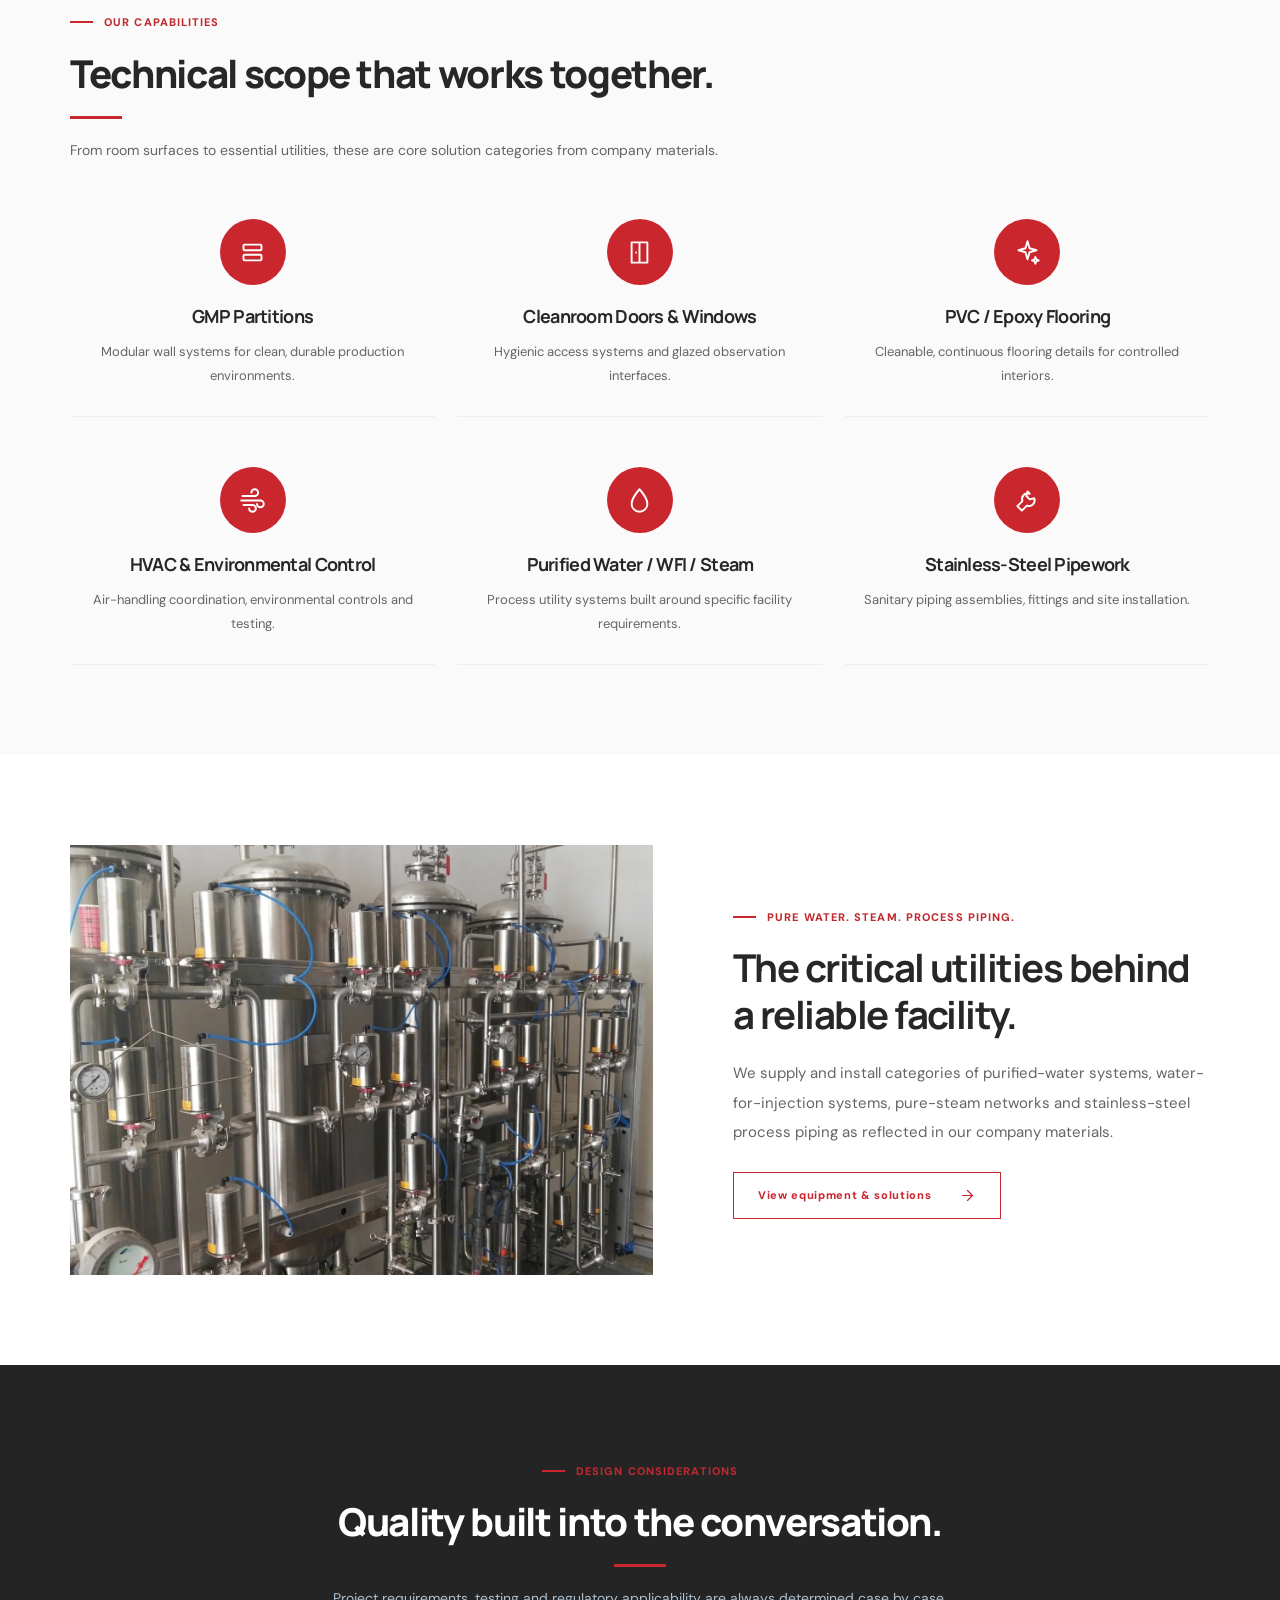
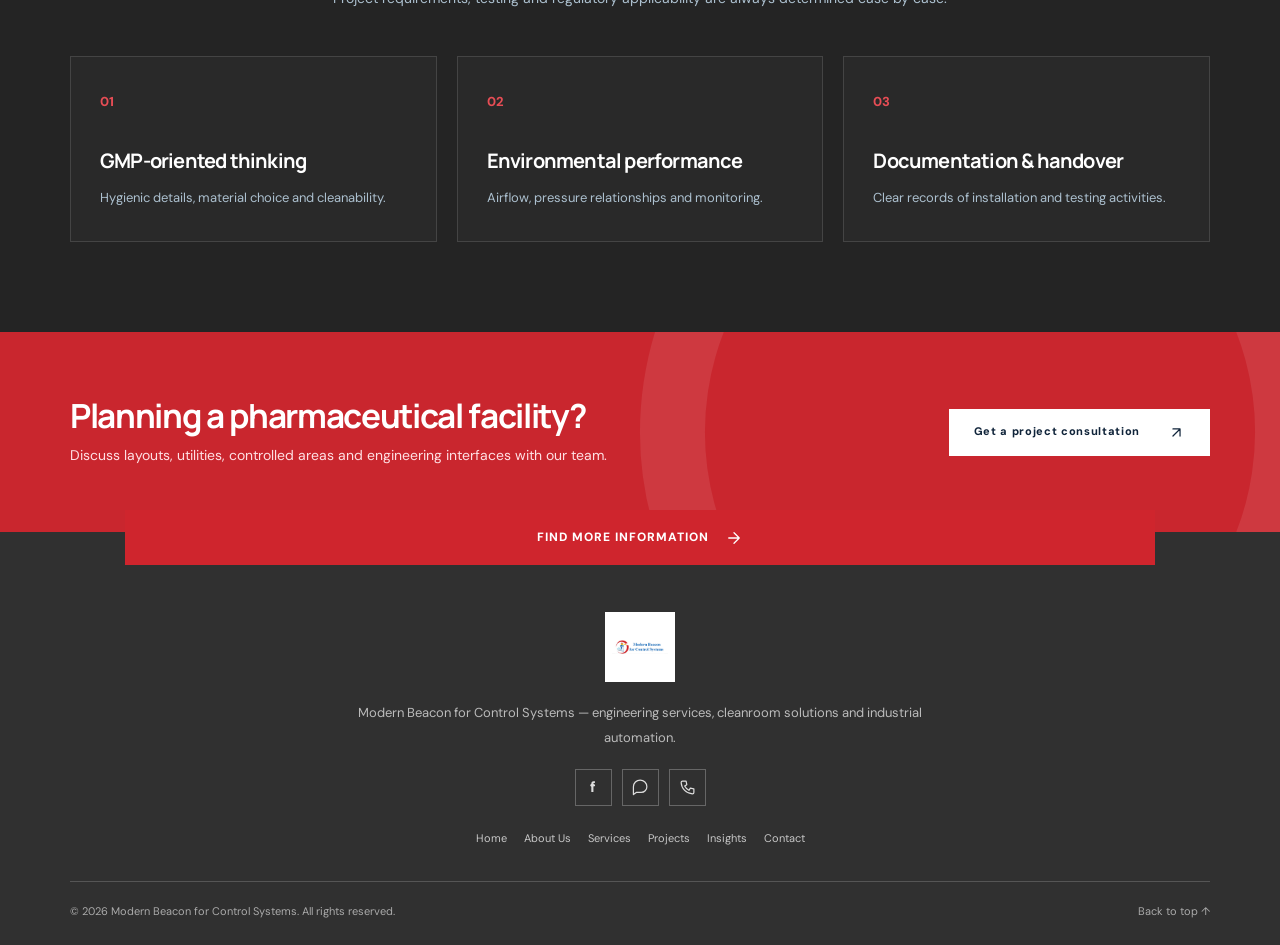
<file: pharmaceutical.html>
<!doctype html>
<html lang="en" dir="ltr">
<head>
<meta charset="utf-8">
<meta name="viewport" content="width=device-width, initial-scale=1">
<meta name="theme-color" content="#10253b">
<meta name="description" content="Modern Beacon for Control Systems — engineering, cleanrooms, pharmaceutical utilities, and industrial automation.">
<link rel="icon" href="assets/images/favicon.png">
<link rel="stylesheet" href="assets/css/style.css">
<title>Pharmaceutical | Modern Beacon for Control Systems</title>
</head>
<body data-page="pharmaceutical">
<div id="app"></div>
<noscript><main style="padding:40px;font-family:sans-serif"><h1>Modern Beacon for Control Systems</h1><p>Please enable JavaScript to view the website.</p></main></noscript>
<script defer src="assets/js/content.js"></script>
<script defer src="assets/js/site.js"></script>
</body></html>
</file>
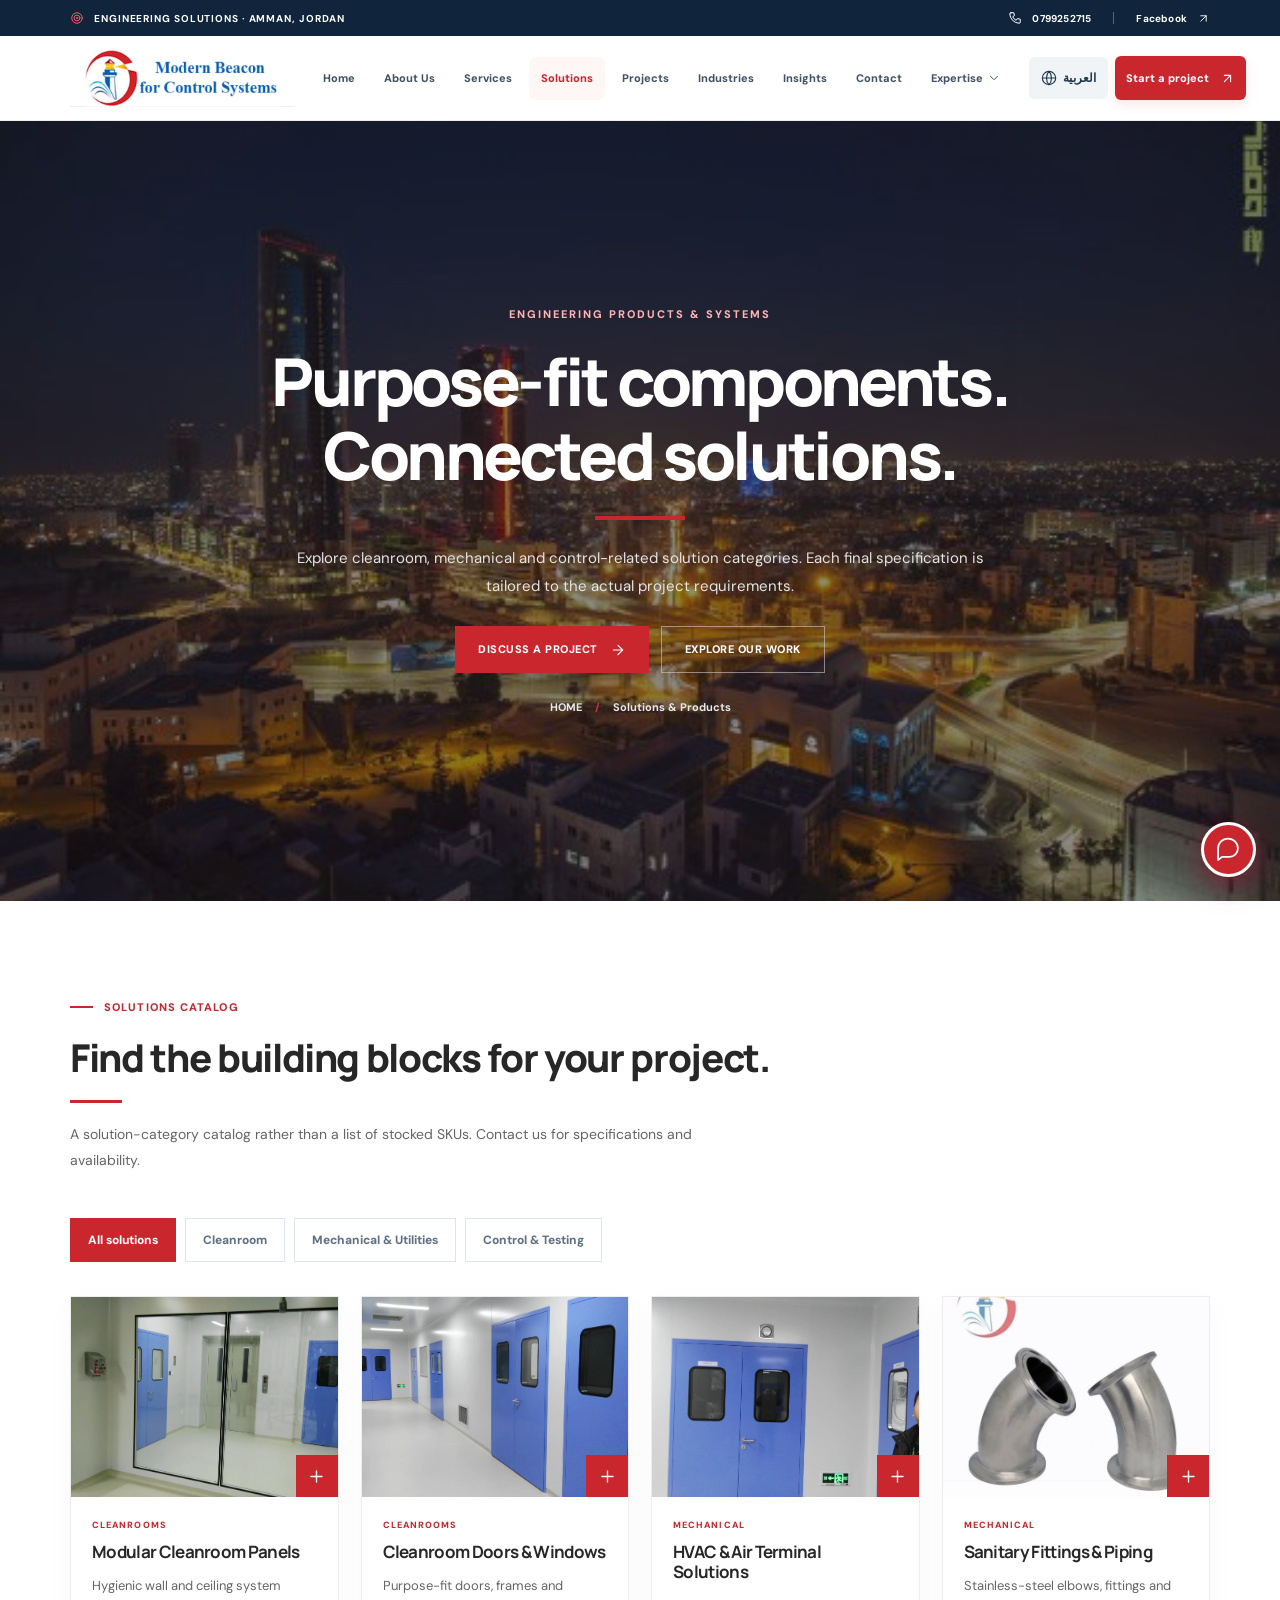
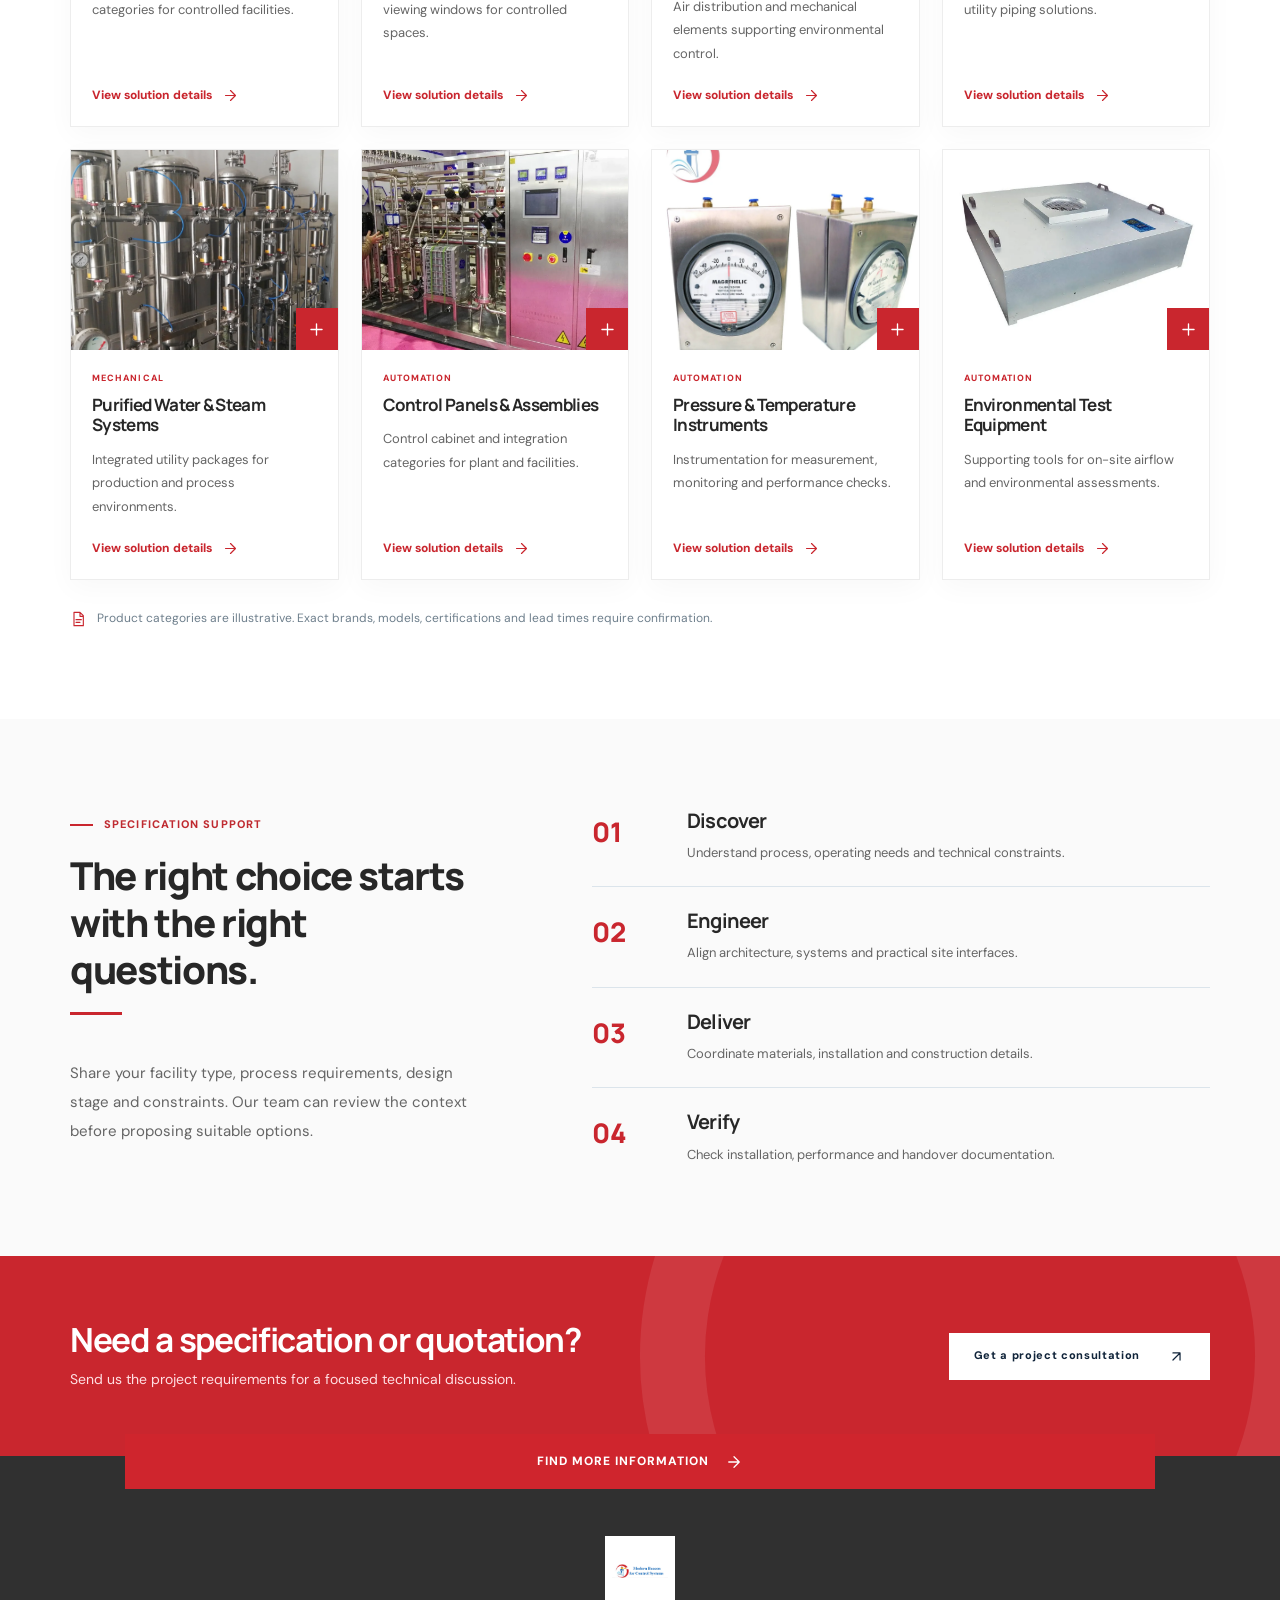
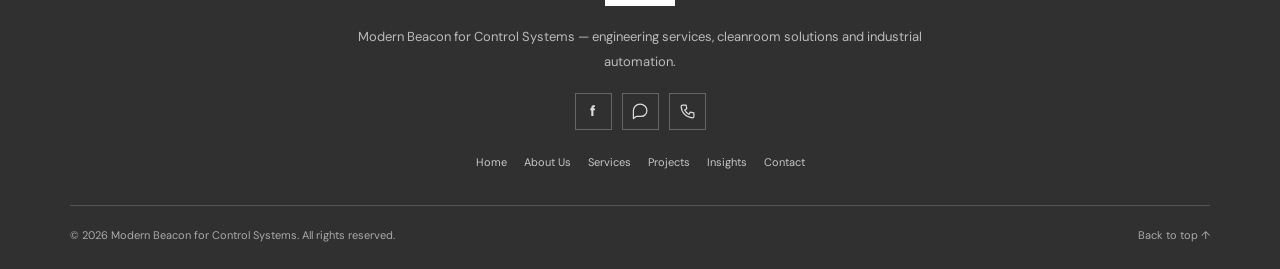
<file: products.html>
<!doctype html>
<html lang="en" dir="ltr">
<head>
<meta charset="utf-8">
<meta name="viewport" content="width=device-width, initial-scale=1">
<meta name="theme-color" content="#10253b">
<meta name="description" content="Modern Beacon for Control Systems — engineering, cleanrooms, pharmaceutical utilities, and industrial automation.">
<link rel="icon" href="assets/images/favicon.png">
<link rel="stylesheet" href="assets/css/style.css">
<title>Products | Modern Beacon for Control Systems</title>
</head>
<body data-page="products">
<div id="app"></div>
<noscript><main style="padding:40px;font-family:sans-serif"><h1>Modern Beacon for Control Systems</h1><p>Please enable JavaScript to view the website.</p></main></noscript>
<script defer src="assets/js/content.js"></script>
<script defer src="assets/js/site.js"></script>
</body></html>
</file>
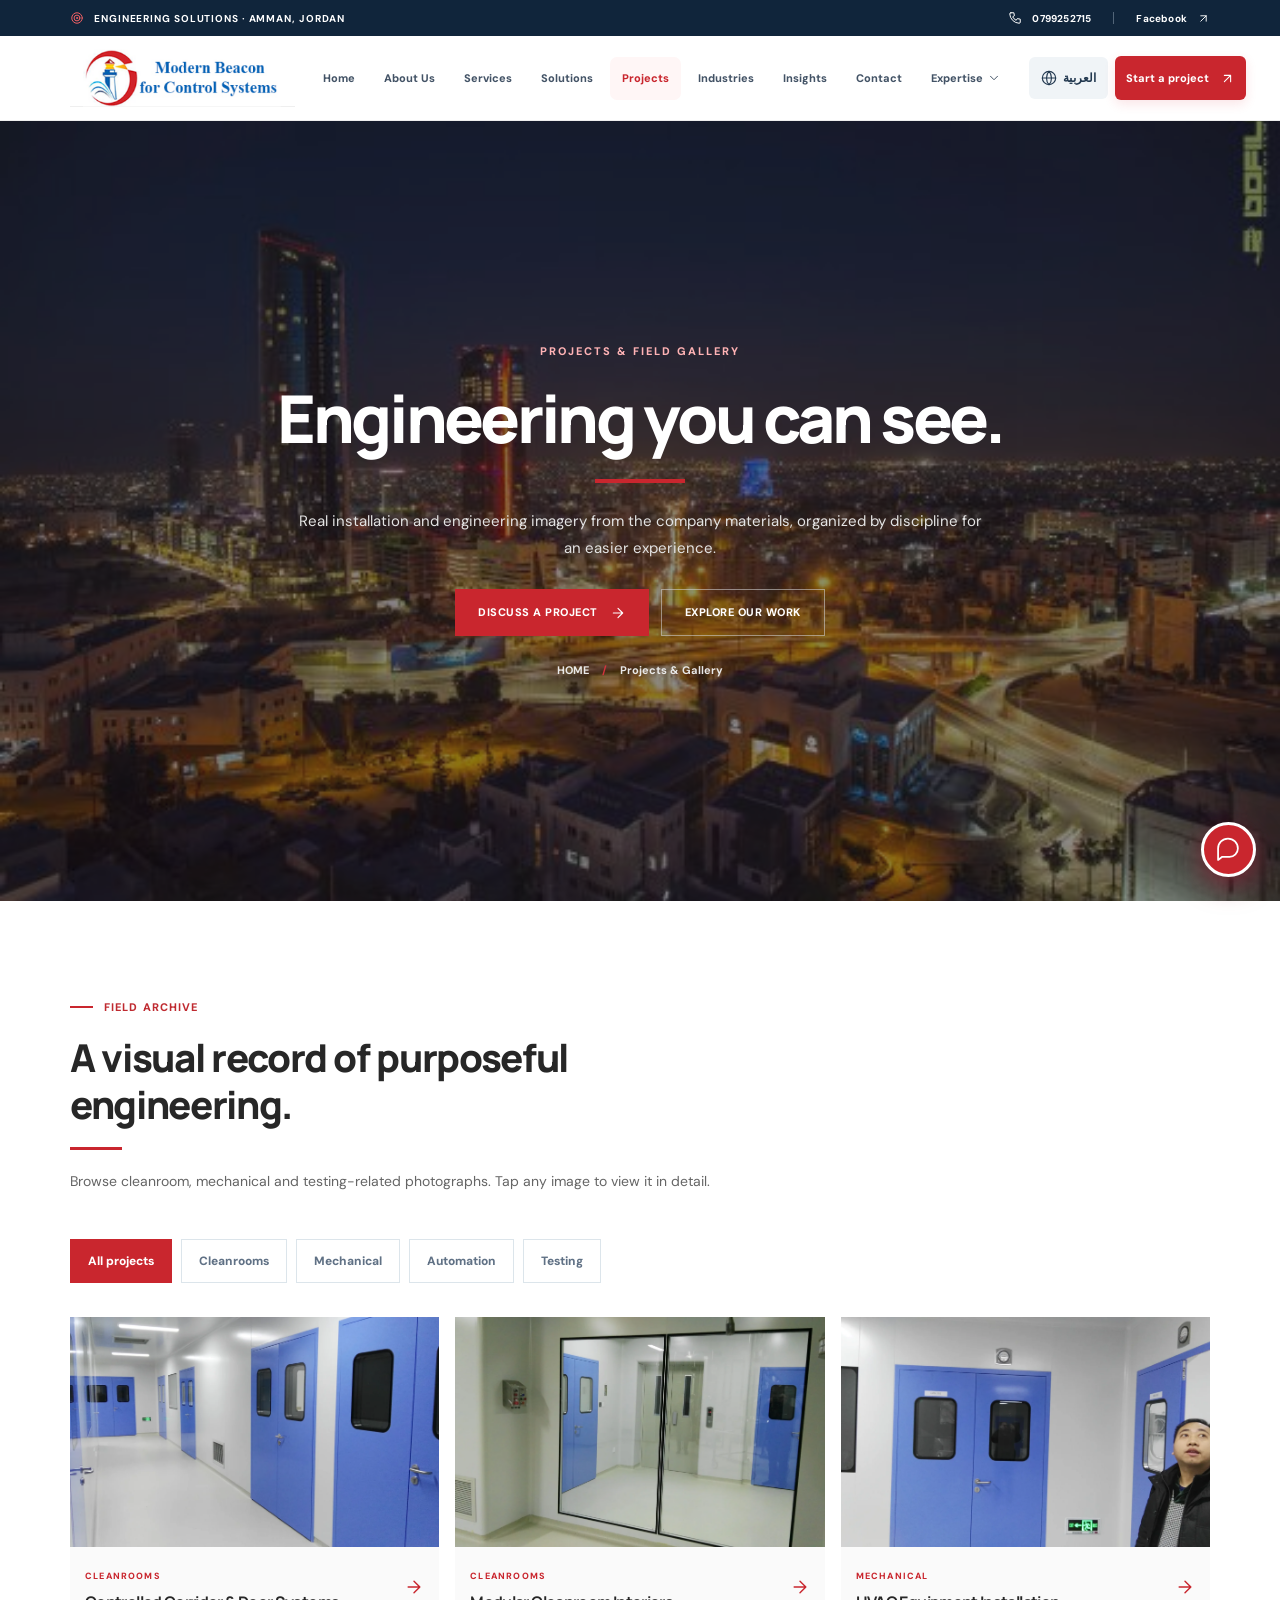
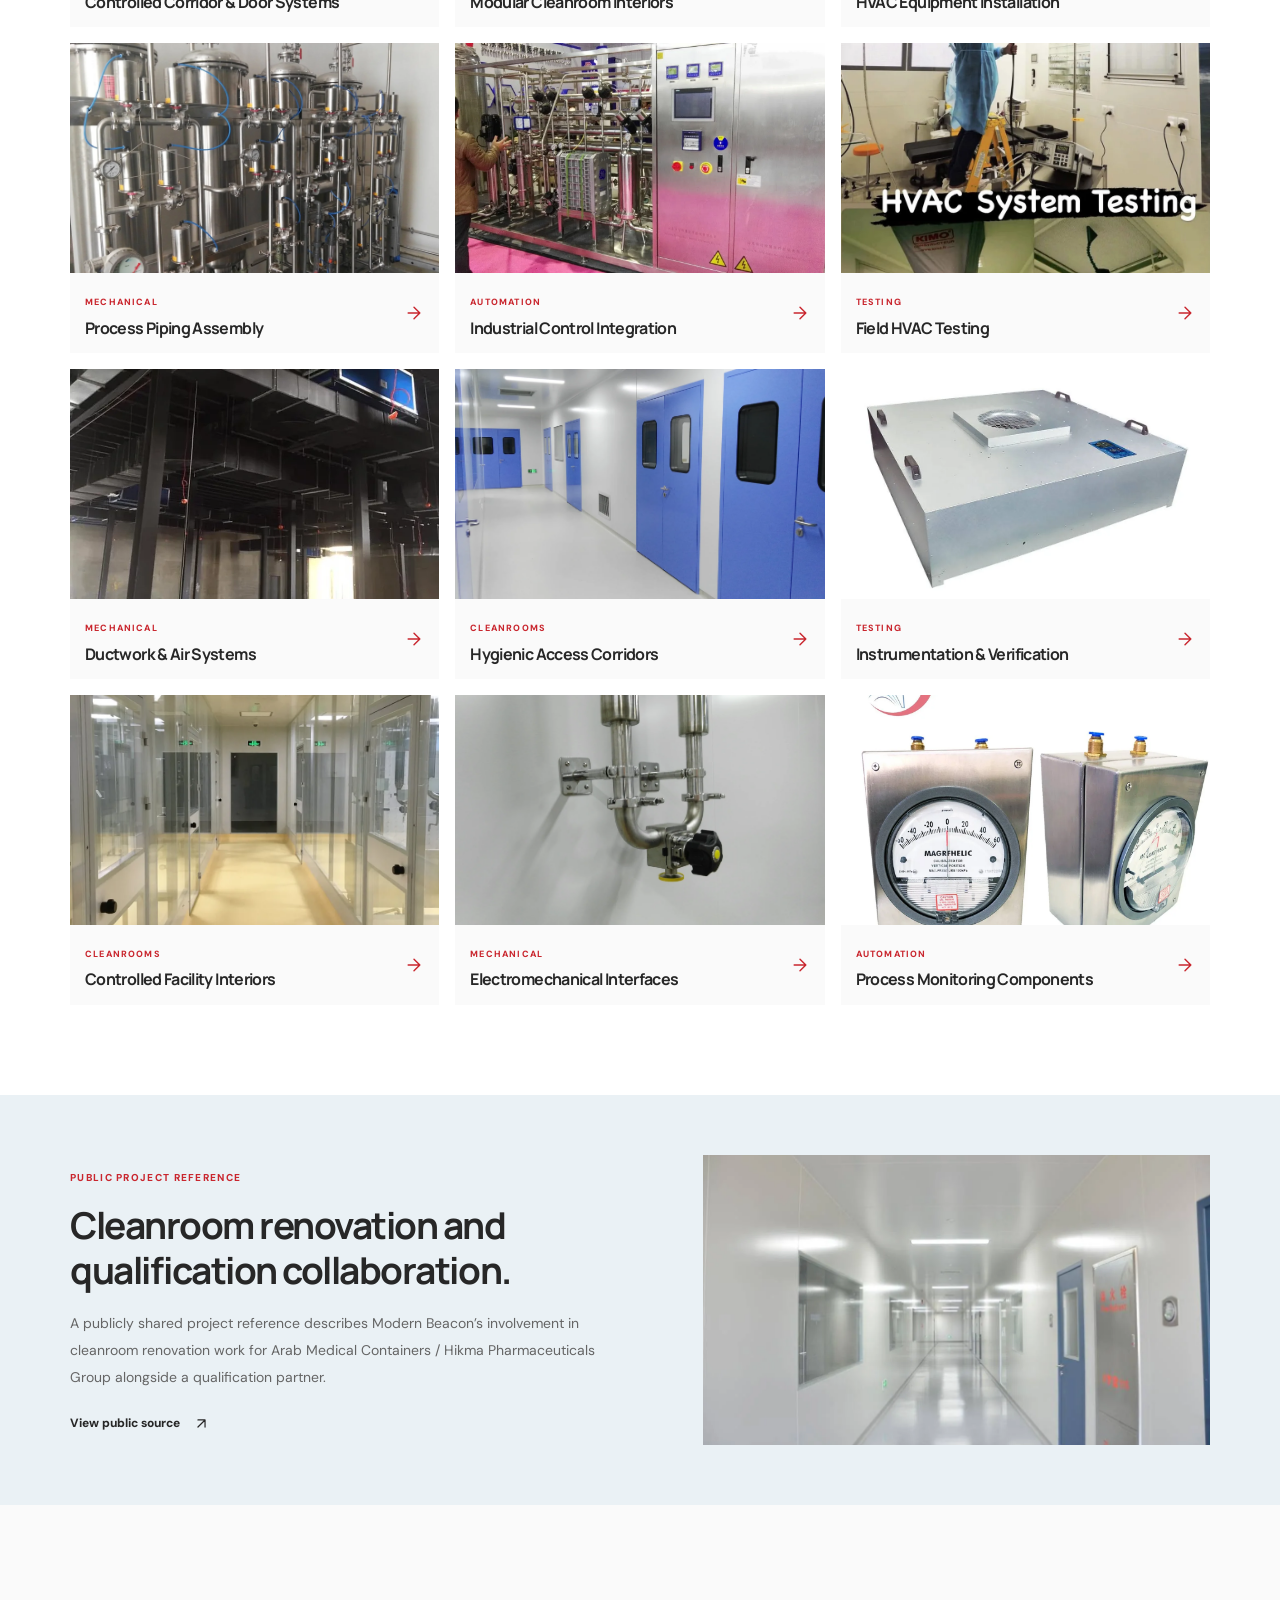
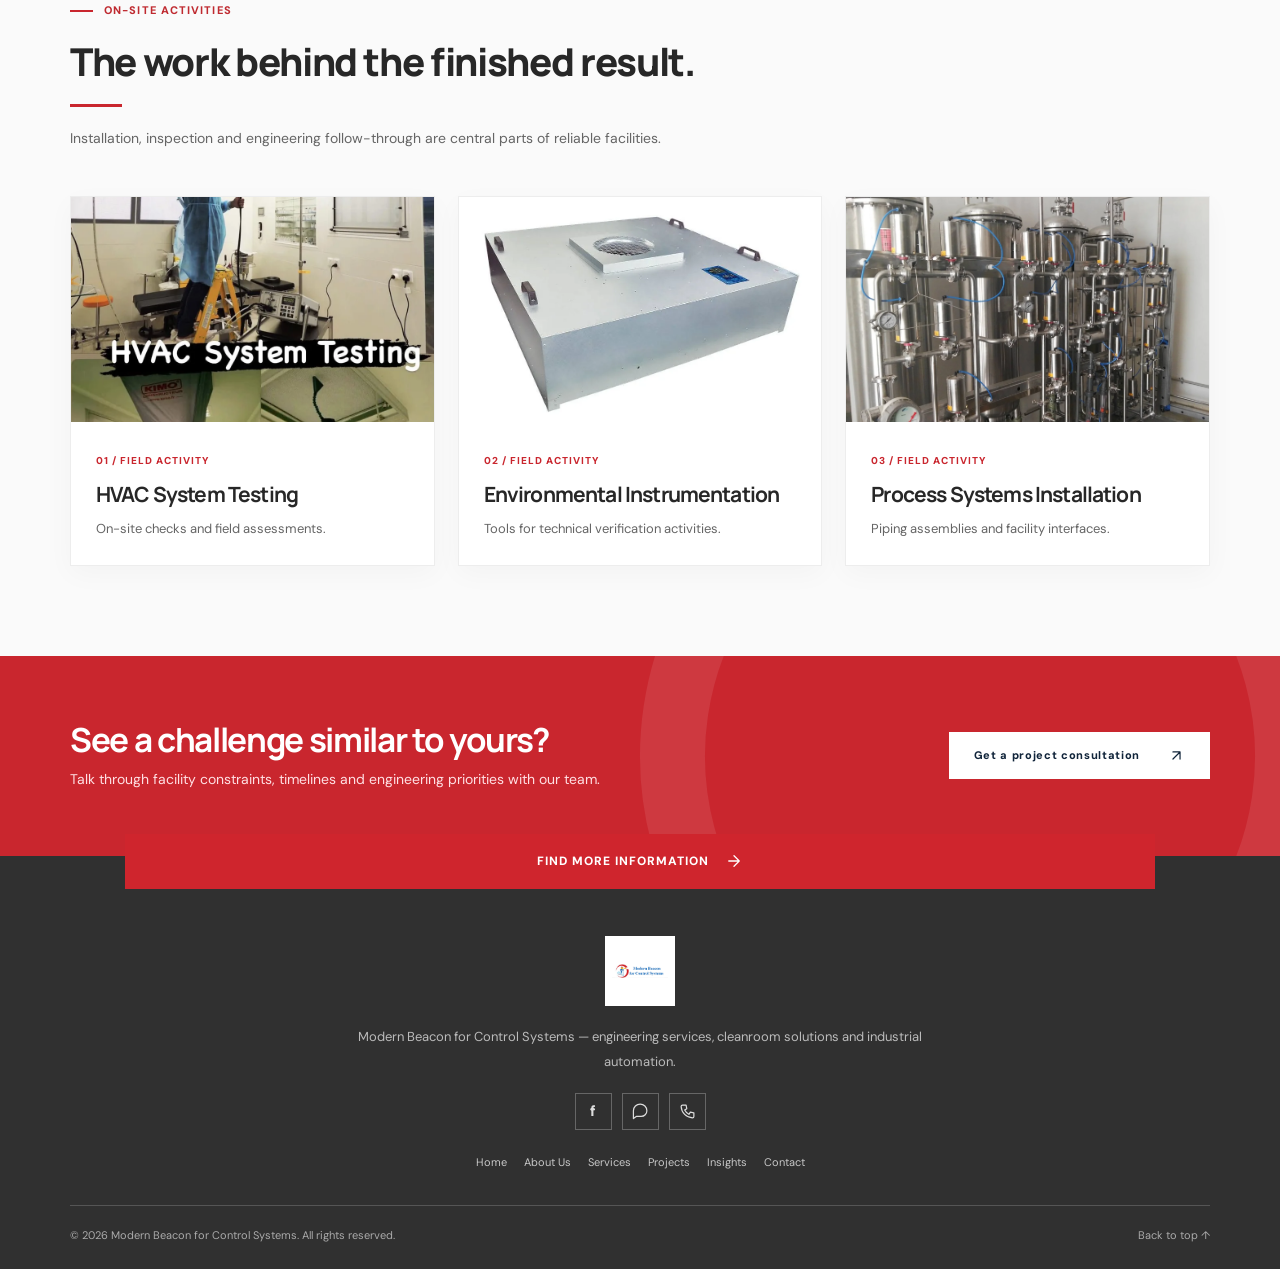
<file: projects.html>
<!doctype html>
<html lang="en" dir="ltr">
<head>
<meta charset="utf-8">
<meta name="viewport" content="width=device-width, initial-scale=1">
<meta name="theme-color" content="#10253b">
<meta name="description" content="Modern Beacon for Control Systems — engineering, cleanrooms, pharmaceutical utilities, and industrial automation.">
<link rel="icon" href="assets/images/favicon.png">
<link rel="stylesheet" href="assets/css/style.css">
<title>Projects | Modern Beacon for Control Systems</title>
</head>
<body data-page="projects">
<div id="app"></div>
<noscript><main style="padding:40px;font-family:sans-serif"><h1>Modern Beacon for Control Systems</h1><p>Please enable JavaScript to view the website.</p></main></noscript>
<script defer src="assets/js/content.js"></script>
<script defer src="assets/js/site.js"></script>
</body></html>
</file>
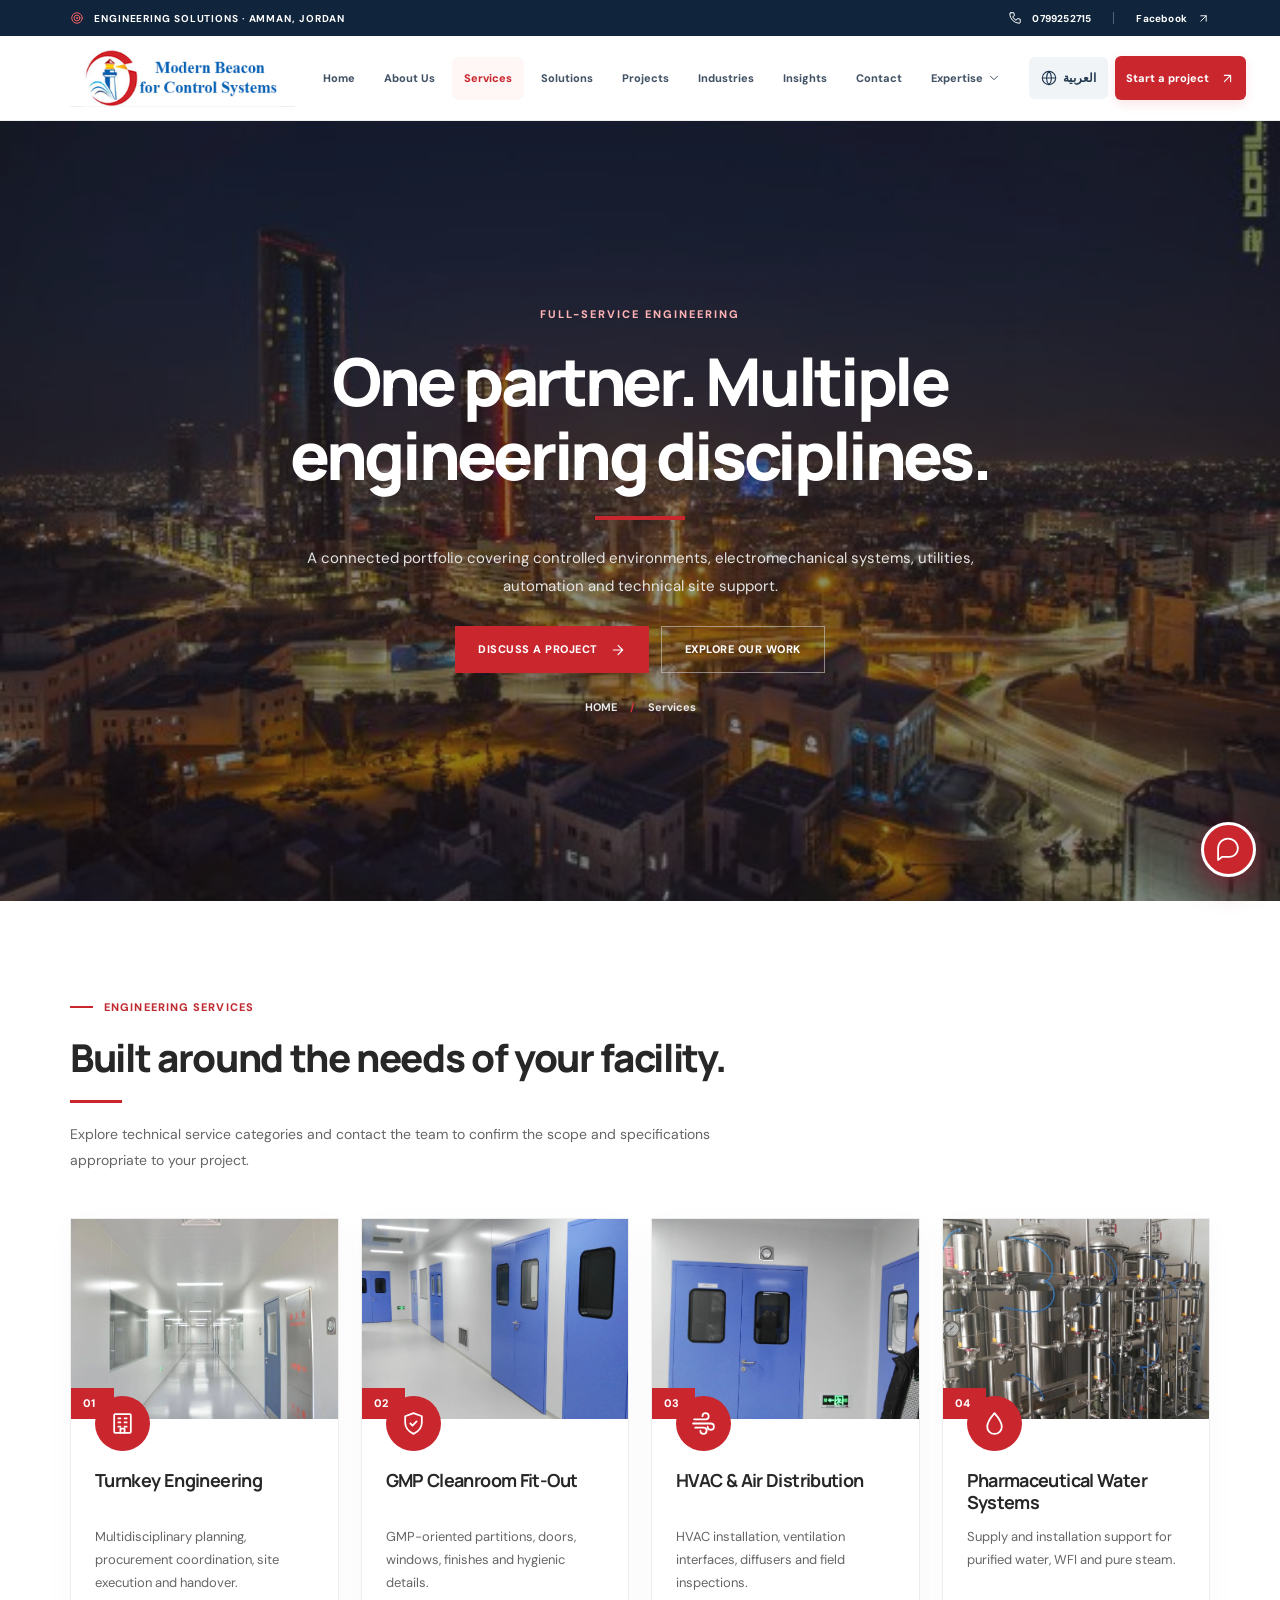
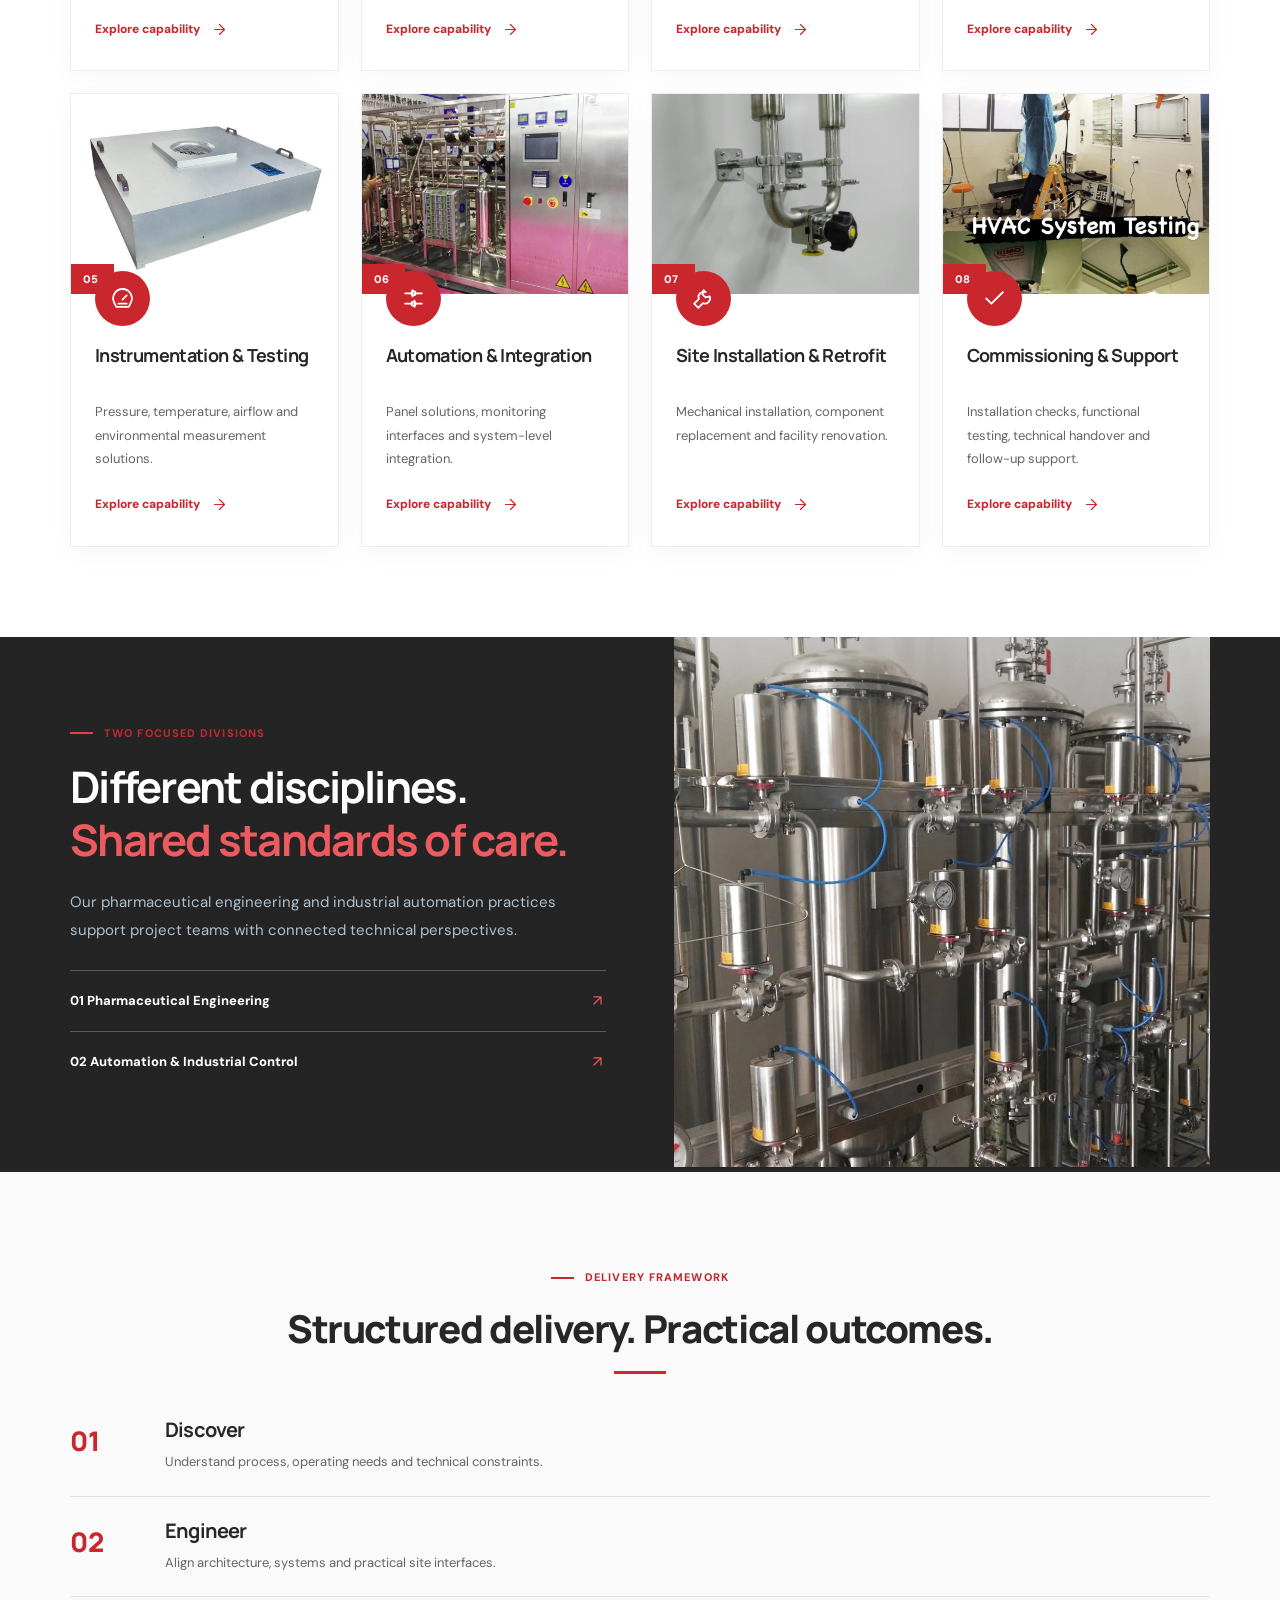
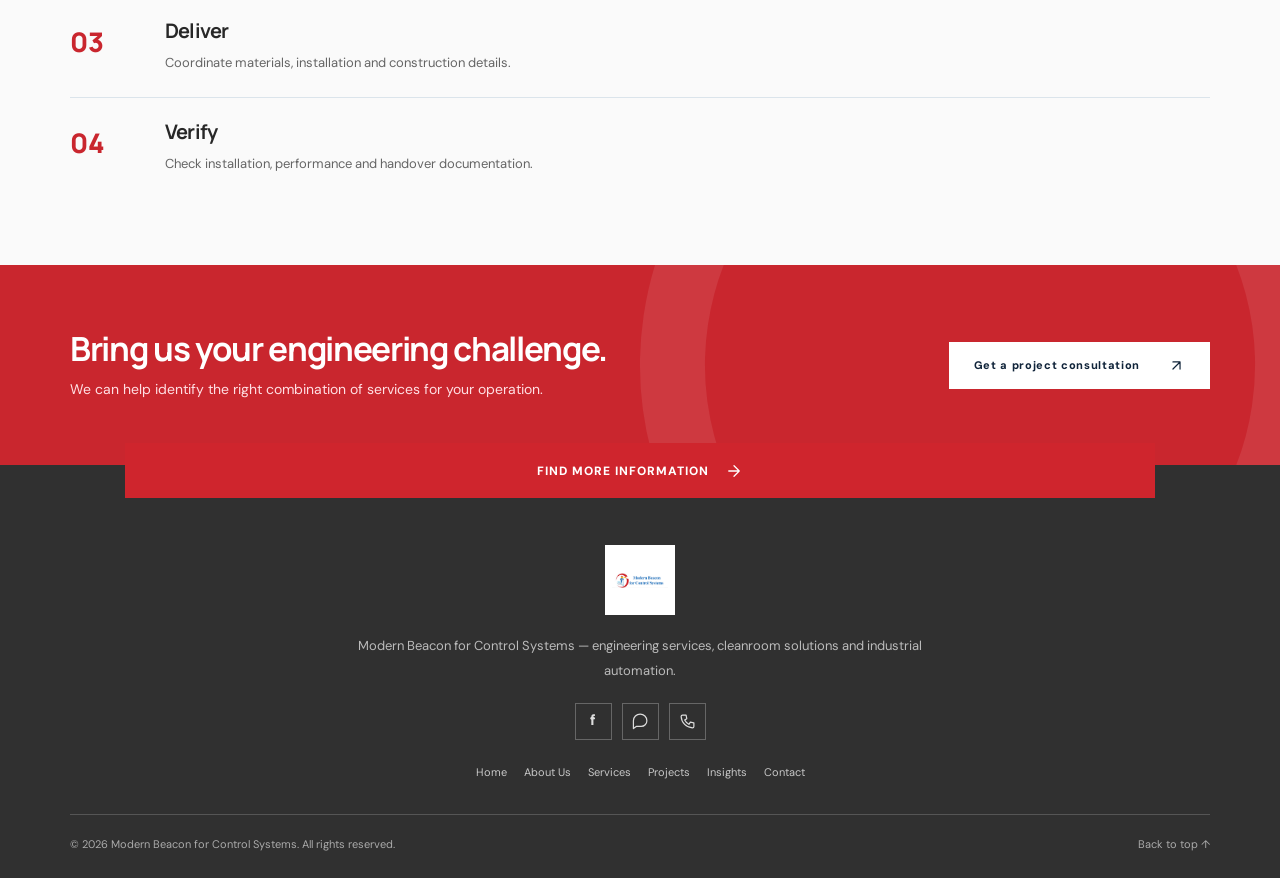
<file: services.html>
<!doctype html>
<html lang="en" dir="ltr">
<head>
<meta charset="utf-8">
<meta name="viewport" content="width=device-width, initial-scale=1">
<meta name="theme-color" content="#10253b">
<meta name="description" content="Modern Beacon for Control Systems — engineering, cleanrooms, pharmaceutical utilities, and industrial automation.">
<link rel="icon" href="assets/images/favicon.png">
<link rel="stylesheet" href="assets/css/style.css">
<title>Services | Modern Beacon for Control Systems</title>
</head>
<body data-page="services">
<div id="app"></div>
<noscript><main style="padding:40px;font-family:sans-serif"><h1>Modern Beacon for Control Systems</h1><p>Please enable JavaScript to view the website.</p></main></noscript>
<script defer src="assets/js/content.js"></script>
<script defer src="assets/js/site.js"></script>
</body></html>
</file>
<file: assets/css/style.css>
@import url('https://fonts.googleapis.com/css2?family=DM+Sans:wght@400;500;600;700&family=Manrope:wght@400;500;600;700;800&family=Tajawal:wght@400;500;600;700;800&display=swap');
:root{--navy:#10253b;--deep:#0a1a2c;--blue:#1769aa;--red:#d82432;--red-dark:#b61b2a;--ink:#152739;--body:#526477;--muted:#8595a4;--soft:#f3f6f8;--line:#e2e8ed;--white:#fff;--shadow:0 24px 70px rgba(10,34,57,.13);--ease:cubic-bezier(.2,.7,.15,1)}
*{box-sizing:border-box}html{scroll-behavior:smooth;scroll-padding-top:90px}body{margin:0;background:white;color:var(--ink);font-family:'DM Sans','Manrope',Arial,sans-serif;font-size:15px;line-height:1.7;-webkit-font-smoothing:antialiased}body.is-ar{font-family:'Tajawal','Segoe UI',Tahoma,Arial,sans-serif;font-size:16px}button,input,textarea,select{font:inherit}button{cursor:pointer}a{color:inherit;text-decoration:none}img{max-width:100%;display:block}svg{flex-shrink:0}button:focus-visible,a:focus-visible,input:focus-visible,textarea:focus-visible,select:focus-visible{outline:3px solid #f6b027;outline-offset:3px}h1,h2,h3,h4,p{margin-top:0}h1,h2,h3,h4{font-family:'Manrope','DM Sans',Arial,sans-serif;line-height:1.21;letter-spacing:-.04em}body.is-ar h1,body.is-ar h2,body.is-ar h3,body.is-ar h4{font-family:'Tajawal',Tahoma,Arial,sans-serif;letter-spacing:-.022em}p{color:var(--body)}main{overflow:hidden}em{font-style:normal;color:var(--red)}.container{width:min(1260px,calc(100% - 88px));margin-inline:auto}.section-space{padding:110px 0}.section-soft{background:#f4f7f9}.section-deep{background:#0e2033;color:white}.section-deep p{color:#acc0cf}.eyebrow{display:inline-flex;align-items:center;gap:11px;color:var(--red);font-size:11px;font-weight:800;text-transform:uppercase;letter-spacing:.16em;margin-bottom:19px}.eyebrow.light{color:#f5bbc1}.eyebrow-dash{display:inline-block;height:2px;width:23px;background:var(--red)}.eyebrow.light .eyebrow-dash{background:#ef3b45}.section-head{max-width:710px;margin-bottom:42px}.section-head.center{text-align:center;margin-inline:auto}.section-head.center .eyebrow{justify-content:center}.section-head h2{font-size:clamp(32px,3.1vw,49px);line-height:1.16;font-weight:800;margin:0 0 19px}.section-head p{font-size:16px;line-height:1.85;max-width:650px;margin:0}.section-head.center p{margin-inline:auto}.btn{display:inline-flex;align-items:center;justify-content:center;gap:28px;min-height:53px;padding:14px 24px;border:1px solid transparent;font-size:12px;line-height:1.2;font-weight:800;letter-spacing:.015em;white-space:nowrap;transition:transform .25s,background .25s,border-color .25s,box-shadow .25s}.btn:hover{transform:translateY(-3px);box-shadow:0 14px 32px rgba(9,31,51,.16)}.btn-primary{background:var(--red);color:#fff}.btn-primary:hover{background:var(--red-dark)}.btn-outline{border-color:#c8d6df;color:var(--ink);background:white}.btn-outline:hover{border-color:var(--blue);color:var(--blue)}.btn-ghost{border-color:rgba(255,255,255,.38);color:#fff}.btn-ghost:hover{border-color:white;background:rgba(255,255,255,.06)}.btn-white{background:#fff;color:#10243a}.btn-white:hover{color:var(--red)}.text-action{display:inline-flex;gap:13px;align-items:center;font-weight:800;font-size:12px}.text-action:hover{color:var(--red)}.card-link{display:inline-flex;align-items:center;gap:11px;font-weight:800;font-size:12px;color:var(--red);background:none;padding:0;border:none}.card-link:hover{gap:17px}.skip-link{position:fixed;z-index:999;left:10px;top:10px;transform:translateY(-180%);background:#fff;color:#111;padding:12px}.skip-link:focus{transform:translateY(0)}
/* header */
.site-topbar{height:36px;background:#10253b;color:#d6e2eb;font-size:10px;font-weight:700;letter-spacing:.09em}.topbar-inner{height:100%;display:flex;align-items:center;justify-content:space-between;gap:20px}.topbar-statement,.topbar-right,.topbar-right a{display:flex;align-items:center;gap:10px}.topbar-statement svg{color:#f06165}.topbar-right{gap:22px;text-transform:none;letter-spacing:.02em}.topbar-right a:hover{color:#fff}.topbar-separator{height:12px;width:1px;background:#526578}.site-header{position:sticky;top:0;z-index:70;background:rgba(255,255,255,.97);border-bottom:1px solid #ebeff2;box-shadow:0 5px 24px rgba(4,26,46,.045)}.header-inner{height:85px;display:flex;align-items:center;gap:32px}.brand{display:flex;align-items:center;flex:none}.brand img{width:256px;height:auto;max-height:70px;object-fit:contain}.desktop-nav{display:flex;align-items:center;gap:19px;margin-inline-start:auto}.desktop-nav>a,.expertise-btn{font-size:12px;font-weight:800;color:#435366;white-space:nowrap;padding:11px 0;border:0;background:none;transition:color .2s}.desktop-nav>a:hover,.desktop-nav>a[aria-current=page],.expertise-btn:hover{color:var(--red)}.desktop-nav>a[aria-current=page]{position:relative}.desktop-nav>a[aria-current=page]:after{position:absolute;content:"";bottom:3px;inset-inline-start:0;width:17px;height:2px;background:var(--red)}.expertise-menu{position:relative}.expertise-btn{display:flex;align-items:center;gap:4px}.expertise-btn svg{transform:rotate(90deg)}.expertise-dropdown{position:absolute;top:100%;inset-inline-end:-5px;width:238px;display:grid;gap:2px;background:white;padding:13px;box-shadow:var(--shadow);border:1px solid var(--line);border-top:3px solid var(--red);opacity:0;visibility:hidden;transform:translateY(8px);transition:.2s;z-index:80}.expertise-menu:hover .expertise-dropdown,.expertise-menu:focus-within .expertise-dropdown,.expertise-menu.expanded .expertise-dropdown{opacity:1;visibility:visible;transform:translateY(0)}.expertise-dropdown a{font-size:12px;font-weight:700;padding:12px 10px;color:var(--ink)}.expertise-dropdown a:hover{color:var(--red);background:#f6f7f8}.header-actions{display:flex;align-items:center;gap:12px}.language-toggle{display:inline-flex;align-items:center;gap:6px;border:0;background:#f0f4f7;color:#233950;padding:11px 12px;font-weight:800;font-size:12px}.language-toggle:hover{color:var(--red)}.nav-cta{padding:13px 15px;color:white;background:var(--red);font-size:11px;font-weight:800;white-space:nowrap;display:flex;align-items:center;gap:11px}.nav-cta:hover{background:var(--red-dark)}.mobile-trigger{display:none;background:transparent;border:0;color:var(--navy);padding:9px}.mobile-nav{position:fixed;inset-block:0;inset-inline-end:0;width:min(380px,88vw);z-index:110;background:white;padding:22px 24px;display:flex;flex-direction:column;transform:translateX(105%);transition:transform .35s var(--ease);overflow:auto}.mobile-nav.open{transform:translateX(0)}html[dir=rtl] .mobile-nav{transform:translateX(-105%)}html[dir=rtl] .mobile-nav.open{transform:translateX(0)}.mobile-overlay{position:fixed;inset:0;background:rgba(6,19,31,.66);z-index:100;opacity:0;visibility:hidden;transition:.3s}.mobile-overlay.open{opacity:1;visibility:visible}.mobile-nav-top{display:flex;align-items:center;justify-content:space-between;padding-bottom:20px;border-bottom:1px solid var(--line)}.mobile-nav-top img{width:205px}.mobile-nav-top button{border:0;background:none;color:var(--navy)}.mobile-nav nav{display:flex;flex-direction:column;padding:20px 0}.mobile-nav nav a{padding:12px 0;font-weight:700;font-size:15px;border-bottom:1px solid var(--line)}.mobile-nav nav a[aria-current=page]{color:var(--red)}.mobile-quote{padding:14px 20px;background:var(--red);color:white;display:flex;align-items:center;justify-content:space-between;font-weight:800;font-size:13px}.menu-open,.modal-open{overflow:hidden}
/* homepage hero */
.home-hero{position:relative;background:var(--deep);color:white;isolation:isolate}.home-hero:before{content:"";position:absolute;inset:0;background:radial-gradient(circle at 16% 30%,rgba(25,77,119,.24),transparent 38%),linear-gradient(135deg,#081728,#10253a 65%,#0c1e31);z-index:-1}.hero-grain{position:absolute;inset:0;pointer-events:none;opacity:.14;background-image:linear-gradient(90deg,transparent 49.9%,#87a5bb 50%,transparent 50.1%),linear-gradient(transparent 49.9%,#87a5bb 50%,transparent 50.1%);background-size:120px 120px}.home-hero-layout{min-height:660px;display:grid;grid-template-columns:1fr 1.05fr;position:relative}.home-hero-left{position:relative;padding:95px 40px 88px 0;display:flex;flex-direction:column;justify-content:center;z-index:4}.hero-serial{font-size:10px;font-weight:800;letter-spacing:.16em;color:#b7cedf;display:flex;align-items:center;gap:12px;margin-bottom:42px}.live-dot,.point-red{display:inline-block;width:7px;height:7px;border-radius:50%;background:var(--red);box-shadow:0 0 0 5px rgba(217,32,49,.16)}.hero-slides{transition:opacity .3s}.hero-slides.switching{opacity:.6}.hero-slides .eyebrow{margin-bottom:14px}.hero-slides h1{font-size:clamp(47px,4.25vw,74px);font-weight:800;letter-spacing:-.065em;line-height:1.11;max-width:690px;margin:0 0 22px}.hero-slides h1 span{color:#f33b47}.hero-slides p{font-size:16px;line-height:1.9;color:#aabed0;max-width:520px;margin:0 0 32px}.hero-button-row{display:flex;align-items:center;gap:13px;flex-wrap:wrap}.hero-controls{display:flex;align-items:center;gap:24px;margin-top:64px}.hero-buttons{display:flex;gap:8px}.hero-buttons button{width:38px;height:38px;border:1px solid #577083;background:none;color:white;display:flex;align-items:center;justify-content:center}.hero-buttons button:hover{border-color:white;background:#243a4e}.hero-buttons button:first-child svg{transform:rotate(180deg)}.hero-progress{display:flex;align-items:center;gap:7px}.hero-progress button{width:38px;height:11px;display:flex;align-items:center;border:0;padding:0;background:none}.hero-progress button span{width:100%;height:2px;background:#526a80;transition:.3s}.hero-progress button.active span{height:3px;background:var(--red)}.hero-count{font-size:11px;font-weight:800;letter-spacing:.12em;color:#9ab1c4}.home-hero-right{position:relative;min-height:660px;isolation:isolate}.hero-main-photo{position:absolute;inset:22px 0 46px 12px;overflow:hidden;clip-path:polygon(13% 0,100% 0,100% 100%,0 100%,0 11%);background:#17334e;box-shadow:0 30px 50px #0004}.hero-main-photo img{width:100%;height:100%;object-fit:cover;object-position:center;transition:opacity .4s,transform 6s}.hero-main-photo.switching img{opacity:.8}.hero-photo-dark{position:absolute;inset:0;background:linear-gradient(180deg,rgba(12,25,41,.04),rgba(10,27,43,.13) 38%,rgba(9,22,36,.58))}.hero-geometry{position:absolute;inset:0;border:1px solid rgba(255,255,255,.16);pointer-events:none;background:linear-gradient(125deg,transparent 0%,transparent 75%,rgba(217,36,50,.16) 75%,rgba(217,36,50,.2) 78%,transparent 78%)}.hero-image-label{position:absolute;inset-block-end:34px;inset-inline-start:34px;font-size:11px;font-weight:800;letter-spacing:.14em;color:white}.hero-floating-card{position:absolute;inset-inline-start:-48px;bottom:96px;width:283px;min-height:103px;display:flex;align-items:center;gap:17px;padding:22px;background:white;color:#132b40;box-shadow:0 16px 50px #08172555}.hero-floating-card .float-icon{width:45px;height:45px;display:flex;align-items:center;justify-content:center;background:#fce9e9;color:var(--red);flex:none}.hero-floating-card small{display:block;font-size:9px;color:var(--red);font-weight:800;letter-spacing:.12em;margin-bottom:5px}.hero-floating-card strong{font-size:14px;line-height:1.35;display:block}.hero-accent-line{position:absolute;inset-inline-end:-7px;top:22px;width:7px;height:128px;background:var(--red)}.hero-art-bottom{position:absolute;bottom:15px;inset-inline:16px 0;display:flex;justify-content:space-between;color:#a5b9cc;font-size:9px;font-weight:800;letter-spacing:.14em}.hero-bottom-label{position:absolute;inset-inline-start:calc((100% - min(1260px,calc(100% - 88px)))/2);bottom:20px;color:#7390a5;font-size:9px;font-weight:800;letter-spacing:.16em;display:flex;gap:20px}.hero-bottom-label span{color:var(--red);font-size:18px;line-height:1}
/* overlaps, facts */
.intro-overlap{background:#fff;position:relative}.intro-box{position:relative;display:grid;grid-template-columns:1fr 1.15fr 52px;align-items:center;gap:50px;padding:35px 42px;min-height:156px;background:#fff;box-shadow:0 21px 57px #102d4512;top:-1px;border-bottom:1px solid #e9eff2}.tiny-index{color:var(--red);font-size:10px;letter-spacing:.16em;font-weight:800;display:block;margin-bottom:5px}.intro-box h2{font-size:26px;max-width:370px;margin:0}.intro-box p{font-size:14px;line-height:1.85;margin:0}.intro-box>a{display:flex;width:48px;height:48px;align-items:center;justify-content:center;border:1px solid #d8e0e6;border-radius:50%;color:var(--red)}.intro-box>a:hover{background:var(--red);color:white;border-color:var(--red)}.facts{background:#f8fafb;border-bottom:1px solid var(--line)}.facts-grid{display:grid;grid-template-columns:repeat(4,1fr)}.facts-grid>div{padding:38px 36px;display:flex;gap:13px;align-items:center;border-inline-end:1px solid #e1e9ef}.facts-grid>div:first-child{padding-inline-start:0}.facts-grid>div:last-child{border:0}.fact-big{font-family:'Manrope',sans-serif;font-weight:800;color:#133a5d;font-size:33px;letter-spacing:-.05em}.facts-grid>div>span:last-child{font-size:12px;color:#627789;font-weight:700;line-height:1.45}
/* services */
.service-grid{display:grid;grid-template-columns:repeat(4,minmax(0,1fr));gap:20px}.service-card{border:1px solid #e4ebf0;background:#fff;transition:box-shadow .3s,transform .3s}.service-card:hover{box-shadow:0 18px 35px #0b25401b;transform:translateY(-5px)}.service-card-image{height:197px;position:relative;overflow:hidden;display:block;background:#d8e1e7}.service-card-image img{width:100%;height:100%;object-fit:cover;transition:transform .45s}.service-card:hover img{transform:scale(1.065)}.image-number{position:absolute;inset-inline-start:0;bottom:0;background:var(--red);color:#fff;font-size:11px;font-weight:800;min-width:43px;padding:6px 12px}.service-card-body{padding:25px 21px 27px;position:relative}.service-card-icon{width:44px;height:44px;background:#edf3f7;color:var(--blue);display:flex;align-items:center;justify-content:center;margin-bottom:19px}.service-card h3{font-size:18px;min-height:44px;margin-bottom:11px;letter-spacing:-.035em}.service-card p{font-size:13px;line-height:1.78;min-height:76px;margin-bottom:15px}.section-link-row{margin-top:35px;display:flex;justify-content:center}.services-all-grid{display:grid;grid-template-columns:repeat(4,minmax(0,1fr));gap:22px}.services-all-grid .service-card-image{height:167px}
/* statement */
.statement-section{background:#0d2338;color:white}.statement-grid{display:grid;grid-template-columns:1.1fr 1fr;gap:70px;align-items:stretch}.statement-photo{position:relative;min-height:535px;overflow:hidden}.statement-photo img{width:100%;height:100%;object-fit:cover;position:absolute;inset:0}.statement-photo:after{content:"";position:absolute;inset:0;background:linear-gradient(180deg,transparent 67%,#0b223a77)}.photo-serial{position:absolute;bottom:27px;inset-inline-start:28px;z-index:1;font-size:10px;letter-spacing:.16em;font-weight:800;color:white}.statement-copy{padding:80px 30px 70px 0;align-self:center}.statement-copy h2{font-size:clamp(35px,3.5vw,52px);margin-bottom:23px}.statement-copy h2 span{color:#fb5461}.statement-copy>p{font-size:15px;line-height:1.95;color:#b5c6d3;margin-bottom:24px}.statement-points{display:grid;gap:13px;margin-bottom:35px}.statement-points span{display:flex;gap:12px;align-items:center;color:#ecf2f7;font-size:13px;font-weight:700}.statement-points svg{color:#f4545d}
/* products teaser */
.product-teaser-grid{display:grid;grid-template-columns:repeat(3,1fr);gap:23px}.product-teaser-card{height:344px;position:relative;overflow:hidden;background:#0a2034}.product-teaser-card:after{content:"";position:absolute;inset:0;background:linear-gradient(180deg,transparent 25%,#0b2139e5)}.product-teaser-card>img{width:100%;height:100%;object-fit:cover;transition:transform .5s}.product-teaser-card:hover img{transform:scale(1.06)}.product-teaser-card>div{position:absolute;inset-inline:24px;bottom:28px;z-index:2;color:#fff}.product-teaser-card>div span{color:#fb7f87;font-size:9px;font-weight:800;letter-spacing:.15em}.product-teaser-card h3{font-size:24px;max-width:260px;margin:8px 0 13px}.product-teaser-card svg{color:#f5545c}
/* gallery / projects */
.home-projects{display:grid;grid-template-columns:repeat(4,1fr);gap:17px}.project-card{background:#fff;display:block;padding:0;border:0;text-align:start;min-width:0;color:var(--ink)}.project-photo{height:240px;position:relative;overflow:hidden;background:#d8e5e9}.project-photo>img{width:100%;height:100%;object-fit:cover;transition:transform .55s}.project-card:hover .project-photo img{transform:scale(1.07)}.project-expand{position:absolute;inset-block-end:0;inset-inline-end:0;width:45px;height:45px;display:flex;align-items:center;justify-content:center;background:var(--red);color:white;transform:translateY(100%);transition:.28s}.project-card:hover .project-expand{transform:translateY(0)}.project-caption{padding:20px 1px;display:flex;align-items:center;justify-content:space-between;gap:7px}.project-caption svg{color:var(--red)}.project-type{font-size:9px;letter-spacing:.13em;font-weight:800;color:var(--red)}.project-caption h3{font-size:16px;margin:5px 0 0}.projects-gallery{display:grid;grid-template-columns:repeat(3,minmax(0,1fr));column-gap:23px;row-gap:20px}.projects-gallery .project-photo{height:256px}.projects-gallery .project-caption{padding-bottom:15px}.projects-gallery .project-caption h3{font-size:18px}.project-card[hidden],.catalog-card[hidden]{display:none!important}.filter-bar{display:flex;flex-wrap:wrap;gap:9px;margin-bottom:34px}.filter-btn{border:1px solid #dce5eb;padding:11px 17px;font-size:12px;font-weight:800;color:#607185;background:white;transition:.2s}.filter-btn:hover{border-color:var(--red);color:var(--red)}.filter-btn.active{border-color:var(--red);background:var(--red);color:#fff}
/* process */
.process-section{background:#f4f8fa}.process-layout{display:grid;grid-template-columns:.8fr 1.2fr;gap:110px}.process-layout .section-head{margin-bottom:31px}.process-layout .section-head h2{max-width:520px}.timeline{display:grid;gap:0}.timeline-item{display:grid;grid-template-columns:75px 1fr;gap:20px;border-bottom:1px solid #dbe4eb;padding:22px 0}.timeline-item:first-child{padding-top:0}.timeline-item:last-child{border-bottom:0;padding-bottom:0}.timeline-no{font-size:27px;font-weight:800;color:var(--red);font-family:'Manrope',sans-serif}.timeline-item h3{font-size:20px;margin:0 0 8px}.timeline-item p{font-size:13px;line-height:1.8;margin:0}
/* global CTA */
.quote-band{background:var(--red);color:white;position:relative;overflow:hidden}.quote-band:after{content:"";position:absolute;inset-inline-end:-40px;top:-240px;width:550px;height:550px;border:65px solid #ffffff16;transform:rotate(30deg);border-radius:50%;pointer-events:none}.quote-band-inner{display:flex;gap:35px;align-items:center;justify-content:space-between;padding-top:64px;padding-bottom:64px;position:relative;z-index:1}.quote-band h2{font-size:clamp(26px,2.6vw,42px);max-width:720px;margin:0 0 8px}.quote-band p{color:#ffe0e4;margin:0;font-size:14px}.quote-band .btn{flex:none}
/* footer */
.footer{background:#091a2b;color:white}.footer-top{background:#102942;border-top:1px solid #244058}.footer-cta{display:flex;align-items:center;justify-content:space-between;gap:35px;padding-top:47px;padding-bottom:47px}.footer-cta .eyebrow{font-size:10px;margin-bottom:9px}.footer-cta h2{font-size:32px;margin-bottom:5px}.footer-cta p{margin:0;font-size:13px;color:#afc2d1}.footer-main{display:grid;grid-template-columns:2.2fr .8fr 1.1fr 1.35fr;gap:56px;padding-top:68px;padding-bottom:70px}.footer-logo{width:263px;background:#fff;padding:8px;margin-bottom:24px}.footer-logo img{width:100%}.footer-brand p{font-size:14px;color:#a6bacc;line-height:1.9;max-width:350px}.footer-social{display:flex;gap:12px;margin-top:25px}.footer-social a{width:38px;height:38px;border:1px solid #37516a;display:flex;align-items:center;justify-content:center;font-weight:800;font-size:19px}.footer-social a:hover{background:var(--red);border-color:var(--red)}.footer-links{display:flex;flex-direction:column;gap:13px}.footer-links h4{font-size:14px;margin:0 0 13px;color:white;letter-spacing:0}.footer-links>a,.footer-links>span{color:#a5b9ca;font-size:12px;display:flex;align-items:flex-start;gap:12px}.footer-links>a:hover{color:white}.footer-contact svg{color:#f65b68}.footer-contact span[dir=ltr]{direction:ltr;unicode-bidi:isolate}.footer-bottom{display:flex;justify-content:space-between;align-items:center;gap:20px;border-top:1px solid #243a50;padding-top:22px;padding-bottom:25px;color:#7794a8;font-size:11px}.footer-bottom a:hover{color:#fff}.floating-contact{position:fixed;z-index:66;inset-inline-end:24px;bottom:23px;width:55px;height:55px;display:flex;align-items:center;justify-content:center;background:var(--red);color:#fff;box-shadow:0 8px 27px #a3123190;border-radius:50%;border:3px solid white}.floating-contact:hover{background:var(--blue)}
/* secondary page hero */
.page-hero{position:relative;background:#0c2035;overflow:hidden;color:#fff}.hero-grid-lines{position:absolute;inset:0;background:linear-gradient(90deg,transparent 0,transparent 49.9%,#ffffff0b 50%,transparent 50.1%);background-size:90px 90px}.page-hero-grid{display:grid;grid-template-columns:1fr .96fr;min-height:460px;align-items:stretch;position:relative}.page-hero-copy{display:flex;flex-direction:column;justify-content:center;align-items:flex-start;padding:65px 55px 65px 0;z-index:2}.page-hero-copy h1{font-size:clamp(38px,3.8vw,61px);line-height:1.15;max-width:680px;margin:0 0 20px}.page-hero-copy>p{font-size:15px;color:#b3c6d5;line-height:1.9;max-width:585px;margin-bottom:26px}.page-hero-breadcrumb{display:flex;align-items:center;gap:11px;margin-top:37px;color:#94a9bb;font-size:11px;font-weight:700}.page-hero-breadcrumb>a:hover{color:white}.page-hero-breadcrumb svg{color:var(--red)}.page-hero-art{position:relative;overflow:hidden;min-height:460px;clip-path:polygon(10% 0,100% 0,100% 100%,0% 100%)}.page-hero-art img{position:absolute;inset:0;width:100%;height:100%;object-fit:cover}.page-hero-photo-shade{position:absolute;inset:0;background:linear-gradient(130deg,#0b1b28aa,transparent 46%,#081d31aa)}.page-art-label{position:absolute;bottom:25px;inset-inline-end:22px;display:flex;align-items:center;gap:13px;background:#10243bc7;color:white;padding:13px 16px;font-size:9px;font-weight:800;letter-spacing:.11em}.visual-corner{position:absolute;pointer-events:none}.visual-corner.one{right:0;top:0;width:80px;height:7px;background:var(--red)}.visual-corner.two{right:0;top:0;width:7px;height:80px;background:var(--red)}
/* about and split intro */
.about-two-col,.split-intro{display:grid;grid-template-columns:1fr 1fr;gap:85px;align-items:center}.about-two-col>div:first-child>.section-head,.split-intro .section-head{margin-bottom:25px}.about-two-col p,.split-intro>div:first-child>p,.standard-paragraph{font-size:15px;line-height:1.95;margin-bottom:19px}.quote-mark{border-inline-start:3px solid var(--red);padding:12px 20px;background:#f7f9fa;color:#163953;font-weight:800;font-size:19px;margin-top:28px}.about-photo-composition{height:525px;position:relative}.about-photo-composition>img{height:100%;width:84%;object-fit:cover}.about-photo-small{position:absolute;bottom:-26px;inset-inline-end:0;width:49%;height:230px;border:8px solid white;box-shadow:var(--shadow)}.about-photo-small img{width:100%;height:100%;object-fit:cover}.about-photo-badge{position:absolute;top:25px;inset-inline-end:0;background:var(--red);color:#fff;width:120px;height:120px;display:flex;flex-direction:column;align-items:center;justify-content:center;gap:4px}.about-photo-badge strong{font-size:35px;line-height:1}.about-photo-badge small{font-size:9px;font-weight:800;letter-spacing:.1em;text-align:center}.value-grid{display:grid;grid-template-columns:repeat(4,minmax(0,1fr));gap:20px}.value-card{padding:30px 27px 34px;background:white;border:1px solid var(--line)}.value-card>span{font-size:10px;color:#b9c8d2;font-weight:800}.value-card>div{margin-top:24px;margin-bottom:26px;width:55px;height:55px;color:var(--red);background:#fff1f2;display:flex;align-items:center;justify-content:center}.value-card h3{font-size:19px;margin-bottom:13px}.value-card p{font-size:13px;margin:0}.team-roles{display:grid;grid-template-columns:repeat(4,1fr);gap:15px}.team-role{background:#182d42;padding:27px;min-height:210px;position:relative}.team-role>span{color:#ef6875;font-weight:800;font-size:11px}.team-role>svg{position:absolute;top:25px;inset-inline-end:24px;color:#748ca2}.team-role h3{color:white;font-size:21px;margin-top:62px;margin-bottom:9px}.team-role p{font-size:13px;margin:0}.feature-visual{position:relative;height:432px}.feature-image{height:100%;overflow:hidden}.feature-image img{height:100%;width:100%;object-fit:cover}.feature-visual-index{position:absolute;bottom:-18px;inset-inline-start:-18px;background:var(--navy);color:#fff;padding:19px 24px;font-size:10px;font-weight:800;display:flex;align-items:center;gap:12px;letter-spacing:.11em}.inline-checks{display:grid;gap:13px;margin-top:23px}.inline-checks span{display:flex;align-items:center;gap:10px;font-size:13px;font-weight:800;color:var(--navy)}.inline-checks svg{color:var(--red)}
/* capabilities */
.capabilities-grid{display:grid;grid-template-columns:repeat(3,minmax(0,1fr));gap:1px;background:#dde6eb;border:1px solid #dde6eb}.capability{background:white;padding:35px 32px;position:relative;min-height:260px}.capability-number{position:absolute;top:28px;inset-inline-end:29px;color:#bdcbd3;font-weight:800;font-size:11px}.capability-icon{width:61px;height:61px;background:#f9eaec;color:var(--red);display:flex;align-items:center;justify-content:center;margin-bottom:25px}.capability h3{font-size:20px;margin-bottom:12px}.capability p{font-size:13px;line-height:1.8;margin:0}.photo-narrative{display:grid;grid-template-columns:1.1fr .9fr;gap:80px;align-items:center}.photo-narrative>div:first-child{height:430px}.photo-narrative img{height:100%;width:100%;object-fit:cover}.photo-narrative h2,.automation-diagram h2{font-size:clamp(30px,3vw,45px);margin-bottom:21px}.photo-narrative p,.automation-diagram p{font-size:15px;line-height:1.95;margin-bottom:25px}.standards-grid{display:grid;grid-template-columns:repeat(3,1fr);gap:20px}.standard-card{padding:32px 29px;background:#193047;border:1px solid #2b455e}.standard-card span{color:#ef5b66;font-size:13px;font-weight:800}.standard-card h3{font-size:20px;color:#fff;margin:34px 0 14px}.standard-card p{font-size:13px;margin:0}
/* service showcase */
.service-showcase{background:#0e2438;color:white}.showcase-grid{display:grid;grid-template-columns:1fr 1fr;gap:68px;align-items:stretch}.showcase-copy{padding:80px 0}.showcase-copy h2{font-size:clamp(33px,3.4vw,49px);margin-bottom:21px}.showcase-copy h2 span{color:#f54c56}.showcase-copy p{color:#aec1d0;font-size:15px;line-height:1.9;margin-bottom:25px}.showcase-grid>img{width:100%;height:100%;object-fit:cover;max-height:530px}.showcase-links{display:grid;gap:0;margin-top:25px}.showcase-links a{border-top:1px solid #426077;padding:19px 0;display:flex;align-items:center;gap:15px;font-size:13px;font-weight:800}.showcase-links a svg{margin-inline-start:auto;color:#f5545c}.showcase-links a:hover{color:#fa6c77}
/* automation diagram */
.automation-diagram{display:grid;grid-template-columns:.85fr 1.15fr;gap:85px;align-items:center}.control-flow{background:#0f263d;padding:45px 28px;display:flex;align-items:center;justify-content:space-between;gap:5px}.control-flow-step{color:white;flex:1;text-align:center;position:relative}.control-flow-step>div{width:67px;height:67px;display:flex;align-items:center;justify-content:center;margin:0 auto 22px;border:1px solid #66839c;color:#f8666e}.control-flow-step strong{display:block;font-size:10px;letter-spacing:.1em;margin-bottom:8px}.control-flow-step span{display:block;color:#a8bdca;font-size:12px}.control-flow-step i{position:absolute;inset-inline-end:-12px;top:28px;color:#e95765}
/* catalog */
.catalog-grid{display:grid;grid-template-columns:repeat(4,minmax(0,1fr));gap:22px}.catalog-card{border:1px solid #e1e8ed;background:#fff;display:flex;flex-direction:column}.catalog-photo{padding:0;border:0;position:relative;height:190px;background:#f1f5f7;display:block;width:100%;overflow:hidden}.catalog-photo img{width:100%;height:100%;object-fit:cover;transition:transform .4s}.catalog-card:hover img{transform:scale(1.055)}.catalog-view{position:absolute;bottom:0;inset-inline-end:0;background:var(--red);color:#fff;width:42px;height:42px;display:flex;align-items:center;justify-content:center}.catalog-body{padding:23px 20px 27px;display:flex;flex-direction:column;flex:1}.catalog-cat{font-size:9px;color:var(--red);letter-spacing:.12em;font-weight:800}.catalog-body h3{font-size:19px;margin:8px 0 12px}.catalog-body p{font-size:13px;line-height:1.8;margin-bottom:20px}.catalog-action{background:none;color:var(--red);padding:0;border:0;display:flex;align-items:center;gap:10px;font-size:12px;font-weight:800;text-align:start;margin-top:auto}.catalog-note{display:flex;align-items:center;gap:11px;font-size:12px;margin:28px 0 0;color:#6e7f8c}.catalog-note svg{color:var(--red)}
/* public reference */
.public-reference{background:#eaf1f5}.reference-layout{display:grid;grid-template-columns:1fr .9fr;gap:70px;align-items:center;padding-top:60px;padding-bottom:60px}.reference-kicker{display:inline-block;color:var(--red);letter-spacing:.13em;font-size:10px;font-weight:800;margin-bottom:17px}.reference-layout h2{font-size:37px;margin-bottom:18px}.reference-layout p{font-size:14px;line-height:1.9;margin-bottom:20px}.reference-layout>img{height:290px;width:100%;object-fit:cover}
/* industries */
.industry-grid{display:grid;grid-template-columns:repeat(3,1fr);gap:22px}.industry-card{height:390px;position:relative;color:white;background:#0b2438;overflow:hidden;display:block}.industry-card>img{width:100%;height:100%;object-fit:cover;transition:transform .45s}.industry-card:hover>img{transform:scale(1.06)}.industry-shade{position:absolute;inset:0;background:linear-gradient(180deg,#0b243800 15%,#0a2030b0 53%,#0b2036f0 100%)}.industry-icon{position:absolute;top:20px;inset-inline-start:20px;background:var(--red);height:50px;width:50px;display:flex;align-items:center;justify-content:center}.industry-content{position:absolute;inset-inline:26px;bottom:26px}.industry-content small{font-size:10px;letter-spacing:.13em;font-weight:800;color:#ff9aa1}.industry-content h3{font-size:26px;margin:8px 0 10px}.industry-content p{color:#d2e0eb;font-size:13px;max-width:320px;margin:0 0 15px}.industry-arrow{display:flex;width:42px;height:42px;border:1px solid #9bb6cd;align-items:center;justify-content:center}.requirements{display:grid;grid-template-columns:repeat(3,1fr);gap:23px}.requirements>div{background:white;border:1px solid var(--line);padding:34px}.requirements svg{color:var(--red)}.requirements h3{font-size:22px;margin:21px 0 12px}.requirements p{font-size:13px;margin-bottom:0}
/* insights */
.insight-grid{display:grid;grid-template-columns:repeat(3,1fr);gap:25px}.insight-card{border:1px solid #e4e9ed;background:white}.insight-card>button{display:block;padding:0;border:0;width:100%;height:221px;position:relative;overflow:hidden}.insight-card>button img{width:100%;height:100%;object-fit:cover;transition:transform .4s}.insight-card:hover>button img{transform:scale(1.06)}.insight-image-arrow{position:absolute;inset-block-end:0;inset-inline-end:0;background:var(--red);color:#fff;height:42px;width:42px;display:flex;align-items:center;justify-content:center}.insight-card-copy{padding:27px}.insight-label{font-size:10px;color:var(--red);font-weight:800;letter-spacing:.14em}.insight-card h3{font-size:23px;margin:11px 0 12px}.insight-card p{font-size:13px;line-height:1.8;margin-bottom:24px}.news-feature{display:grid;grid-template-columns:1fr .8fr;align-items:center;gap:65px}.news-feature h2{font-size:44px;margin-bottom:20px}.news-feature p{font-size:15px;line-height:1.9;margin-bottom:26px}.news-feature>img{height:360px;width:100%;object-fit:contain;background:#e9eef2}
/* contact */
.contact-layout{display:grid;grid-template-columns:.83fr 1.17fr;gap:87px}.contact-info .section-head{margin-bottom:22px}.contact-info>p{font-size:15px;line-height:1.9}.contact-ways{display:grid;gap:10px;margin:29px 0}.contact-ways>a,.contact-ways>div{display:flex;align-items:center;gap:18px;border-bottom:1px solid #e4e9ee;padding:16px 0}.contact-ways>a>span:first-child,.contact-ways>div>span:first-child{display:flex;align-items:center;justify-content:center;width:50px;height:50px;background:#f3e8eb;color:var(--red);flex:none}.contact-ways>a>div,.contact-ways>div>div{flex:1}.contact-ways small{font-size:10px;letter-spacing:.12em;color:#8193a1;display:block;font-weight:800;margin-bottom:5px}.contact-ways strong{font-size:15px}.contact-ways>a>svg{color:var(--red)}.contact-photo{height:220px;overflow:hidden}.contact-photo img{width:100%;height:100%;object-fit:cover}.contact-form-area{background:#f4f7f9;border:1px solid #e2e9ed;padding:42px 45px}.form-heading h2{font-size:31px;margin:0 0 11px}.form-heading p{font-size:13px;line-height:1.7;margin-bottom:26px}.inquiry-form{display:grid;gap:20px}.form-row{display:grid;grid-template-columns:1fr 1fr;gap:16px}.inquiry-form label{display:flex;flex-direction:column;gap:8px;font-size:12px;font-weight:800;color:#2a3f50}.inquiry-form label>span{color:var(--red)}.inquiry-form input,.inquiry-form select,.inquiry-form textarea{display:block;width:100%;border:1px solid #d9e2e8;background:white;padding:13px 14px;outline:0;font-size:13px;font-weight:500;color:#132c42;min-height:49px;border-radius:0}.inquiry-form textarea{resize:vertical}.inquiry-form input:focus,.inquiry-form textarea:focus,.inquiry-form select:focus{border-color:var(--blue);box-shadow:0 0 0 2px #d1e7f5}.form-submit-row{display:flex;align-items:center;gap:22px;flex-wrap:wrap}.form-submit-row>span{display:flex;align-items:center;gap:8px;color:#7b8b99;font-size:11px;max-width:250px}.form-submit-row>span svg{color:var(--red)}#formStatus{font-size:13px;color:var(--blue);font-weight:800}.contact-other{background:#f4f7f9}.contact-other .container{display:flex;align-items:center;justify-content:space-between;gap:30px;padding-top:44px;padding-bottom:44px}.contact-other h3{font-size:20px;margin:7px 0}.contact-other p{font-size:13px;margin:0}.contact-other>div>div>svg{color:var(--red)}
/* modal */
.modal{position:fixed;inset:0;z-index:160;display:flex;align-items:center;justify-content:center;opacity:0;visibility:hidden;transition:opacity .25s,visibility .25s}.modal.open{opacity:1;visibility:visible}.modal-backdrop{position:absolute;inset:0;background:rgba(3,18,30,.84)}.modal-panel{position:relative;z-index:1;width:min(980px,calc(100vw - 38px));max-height:89vh;overflow:auto;background:#fff;box-shadow:0 50px 100px #0007}.modal-close{position:sticky;top:0;margin-inline-start:auto;margin-bottom:-46px;z-index:2;height:46px;width:46px;background:var(--red);color:#fff;display:flex;align-items:center;justify-content:center;border:0}.modal-grid{display:grid;grid-template-columns:1fr 1fr;gap:35px;min-height:390px}.modal-grid>img{width:100%;height:100%;max-height:550px;object-fit:cover}.modal-copy{padding:45px 50px 45px 0;align-self:center}.modal-copy h2,.modal-project h2,.article-body h2{font-size:clamp(26px,3vw,40px);margin:12px 0 18px}.modal-copy>p,.modal-project p,.article-body p{font-size:14px;line-height:1.9}.modal-copy h4{margin:25px 0 11px}.feature-list{list-style:none;padding:0;display:grid;gap:10px;margin:0 0 26px}.feature-list li{display:flex;align-items:center;gap:9px;font-size:13px}.feature-list svg{color:var(--red)}.modal-disclaimer{font-size:11px!important;color:#82919e;margin-bottom:25px}.modal-project>img{max-height:56vh;width:100%;object-fit:contain;background:#162838}.modal-project>div{padding:26px 36px 33px}.modal-project h2{margin:10px 0}.modal-project p{margin-bottom:7px}.modal-project small{color:#8493a0;font-size:11px}.article-hero{height:245px}.article-hero img{width:100%;height:100%;object-fit:cover}.article-body{max-width:750px;margin:auto;padding:36px 40px 48px}.article-lead{font-size:17px!important;color:#1d4058!important;font-weight:700}.article-footer{padding-top:22px;border-top:1px solid var(--line);font-size:11px;color:#718393}
/* RTL */
html[dir=rtl] .hero-buttons button:first-child svg{transform:none}html[dir=rtl] .hero-buttons button:last-child svg{transform:rotate(180deg)}html[dir=rtl] .btn svg,html[dir=rtl] .card-link svg,html[dir=rtl] .text-action svg{transform:scaleX(-1)}html[dir=rtl] .page-hero-copy,html[dir=rtl] .statement-copy{padding-right:0;padding-left:55px}html[dir=rtl] .statement-copy{padding-left:30px}html[dir=rtl] .home-hero-left{padding-right:0;padding-left:42px}html[dir=rtl] .modal-copy{padding:45px 0 45px 50px}html[dir=rtl] .project-card{text-align:right}html[dir=rtl] .control-flow-step i svg{transform:scaleX(-1)}body.is-ar .eyebrow{font-size:12px;letter-spacing:0}body.is-ar .hero-serial,body.is-ar .topbar-statement{letter-spacing:0}body.is-ar .hero-slides h1{letter-spacing:-.025em;line-height:1.21}body.is-ar .desktop-nav>a,body.is-ar .expertise-btn{font-size:13px}body.is-ar .page-hero-copy h1{line-height:1.25}body.is-ar .service-card p,body.is-ar .capability p,body.is-ar .product-teaser-card span{font-size:14px}body.is-ar .hero-slides p{font-size:17px}body.is-ar .section-head h2{line-height:1.3}body.is-ar .footer-cta h2{line-height:1.3}
/* responsive */
@media(max-width:1390px){.container{width:min(1200px,calc(100% - 70px))}.header-inner{gap:16px}.brand img{width:225px}.desktop-nav{gap:13px}.desktop-nav>a,.expertise-btn{font-size:11px}.nav-cta{padding:13px 11px}.header-actions{gap:7px}.home-hero-layout{min-height:640px}.home-hero-right{min-height:640px}.hero-slides h1{font-size:58px}}
@media(max-width:1190px){.container{width:min(100% - 60px,1080px)}.desktop-nav{gap:12px}.desktop-nav>a:nth-of-type(6),.desktop-nav>a:nth-of-type(7){display:none}.header-inner{height:76px}.brand img{width:200px}.nav-cta{font-size:10px}.home-hero-left{padding-top:70px;padding-bottom:70px}.home-hero-layout,.home-hero-right{min-height:600px}.hero-slides h1{font-size:50px}.hero-floating-card{inset-inline-start:-26px;width:245px}.service-grid,.services-all-grid,.catalog-grid{grid-template-columns:repeat(2,1fr)}.service-card-image,.services-all-grid .service-card-image{height:240px}.service-card h3{min-height:0}.service-card p{min-height:0}.facts-grid>div{padding:30px 17px}.process-layout{gap:50px}.footer-main{gap:25px}.projects-gallery{grid-template-columns:repeat(3,1fr)}}
@media(max-width:980px){.desktop-nav,.nav-cta{display:none}.mobile-trigger{display:flex}.header-inner{justify-content:space-between}.header-actions{margin-inline-start:auto}.home-hero-layout{grid-template-columns:1fr 1fr;min-height:560px}.home-hero-left{padding-right:20px}.hero-slides h1{font-size:45px}.hero-slides p{font-size:14px}.home-hero-right{min-height:560px}.hero-main-photo{inset:17px 0 47px 0}.hero-floating-card{width:210px;bottom:92px;padding:14px;min-height:80px}.hero-floating-card .float-icon{width:34px;height:34px}.hero-floating-card .float-icon svg{width:20px}.hero-floating-card strong{font-size:12px}.hero-serial{margin-bottom:30px}.intro-box{gap:25px;padding:30px 25px}.intro-box h2{font-size:22px}.intro-box p{font-size:13px}.facts-grid{grid-template-columns:repeat(2,1fr)}.facts-grid>div:nth-child(2){border:0}.facts-grid>div:nth-child(1),.facts-grid>div:nth-child(2){border-bottom:1px solid var(--line)}.section-space{padding:75px 0}.service-grid,.home-projects{grid-template-columns:repeat(2,1fr)}.statement-grid{gap:30px}.statement-photo{min-height:500px}.statement-copy{padding:60px 15px 60px 0}.statement-copy h2{font-size:34px}.product-teaser-card{height:300px}.product-teaser-card h3{font-size:20px}.process-layout{grid-template-columns:1fr}.footer-main{grid-template-columns:1.5fr 1fr 1fr;gap:30px}.footer-contact{grid-column:1/-1}.page-hero-grid{min-height:410px}.page-hero-art{min-height:410px}.page-hero-copy{padding:55px 35px 55px 0}.page-hero-copy h1{font-size:40px}.page-hero-copy>p{font-size:13px}.about-two-col,.split-intro,.automation-diagram,.photo-narrative{gap:40px}.value-grid,.team-roles{grid-template-columns:repeat(2,1fr)}.capability{min-height:250px;padding:30px 23px}.capabilities-grid{grid-template-columns:repeat(2,1fr)}.industry-grid{grid-template-columns:repeat(2,1fr)}.insight-grid{grid-template-columns:repeat(2,1fr)}.contact-layout{gap:40px;grid-template-columns:.85fr 1.15fr}.contact-form-area{padding:30px 25px}.footer-cta h2{font-size:27px}.projects-gallery{grid-template-columns:repeat(2,1fr)}}
@media(max-width:700px){.container{width:calc(100% - 34px)}.site-topbar{height:29px}.topbar-inner{justify-content:center}.topbar-statement{display:none}.topbar-right{font-size:10px}.site-header .header-inner{height:70px}.brand img{width:215px}.language-toggle{padding:9px}.home-hero-layout{display:flex;flex-direction:column-reverse;min-height:0;padding-bottom:35px}.home-hero-right{min-height:330px;height:330px;margin:0 -17px}.hero-main-photo{inset:0 0 0 0;clip-path:none}.hero-photo-dark{background:linear-gradient(180deg,#00152800 30%,#051a2caa 100%)}.hero-art-bottom{display:none}.hero-main-photo img{object-position:center 48%}.hero-accent-line{top:0;right:0;width:7px;height:90px}.hero-floating-card{inset-inline-start:17px;bottom:-18px;width:260px;padding:14px}.home-hero-left{padding:60px 0 25px}.hero-serial{margin-bottom:28px}.hero-slides h1{font-size:clamp(39px,9.6vw,56px);max-width:520px}.hero-slides p{font-size:14px}.hero-button-row{gap:10px}.hero-button-row .btn{padding:13px 16px;gap:14px;font-size:11px}.hero-controls{margin-top:43px}.hero-bottom-label{display:none}.intro-box{display:grid;grid-template-columns:1fr 47px;gap:16px;padding:27px 22px}.intro-box h2{font-size:22px}.intro-box p{grid-column:1/-1;grid-row:2}.intro-box>a{grid-column:2;grid-row:1}.facts-grid>div{padding:22px 10px}.fact-big{font-size:29px}.facts-grid>div>span:last-child{font-size:11px}.section-space{padding:68px 0}.section-head{margin-bottom:30px}.section-head h2{font-size:33px}.section-head p{font-size:14px}.service-grid,.services-all-grid,.home-projects{grid-template-columns:1fr}.service-card-image,.services-all-grid .service-card-image{height:245px}.service-card-body{padding:23px}.service-card h3{font-size:21px}.statement-grid,.showcase-grid{grid-template-columns:1fr;gap:0}.statement-photo{min-height:300px;margin:0 -17px}.statement-copy{padding:44px 0 51px}.statement-copy h2,.showcase-copy h2{font-size:35px}.product-teaser-grid{grid-template-columns:1fr;gap:15px}.product-teaser-card{height:290px}.project-photo{height:250px}.process-layout{gap:24px}.timeline-item{grid-template-columns:56px 1fr}.timeline-no{font-size:23px}.timeline-item h3{font-size:19px}.quote-band-inner{padding-top:45px;padding-bottom:45px;align-items:flex-start;flex-direction:column}.quote-band h2{font-size:29px}.footer-cta,.footer-main{grid-template-columns:1fr;display:grid;gap:25px}.footer-cta{padding-top:36px;padding-bottom:36px}.footer-cta h2{font-size:26px}.footer-main{padding-top:43px;padding-bottom:44px}.footer-brand p{max-width:430px}.footer-links{gap:8px}.footer-contact{grid-column:auto}.footer-bottom{display:grid;grid-template-columns:1fr;gap:7px}.footer-bottom span:nth-child(2){display:none}.page-hero-grid{display:flex;flex-direction:column-reverse}.page-hero-art{min-height:240px;height:240px;clip-path:none;margin:0 -17px}.page-hero-copy{padding:40px 0 45px;align-items:flex-start}.page-hero-copy h1{font-size:39px}.page-hero-copy>p{font-size:14px}.page-hero-breadcrumb{margin-top:26px}.about-two-col,.split-intro,.photo-narrative,.automation-diagram{grid-template-columns:1fr;gap:35px}.about-photo-composition{height:390px;margin-bottom:25px}.about-photo-small{height:167px;bottom:-20px}.about-photo-badge{height:90px;width:90px}.about-photo-badge strong{font-size:24px}.about-photo-badge small{font-size:7px}.value-grid,.team-roles,.capabilities-grid,.standards-grid,.industry-grid,.requirements,.catalog-grid,.insight-grid,.projects-gallery{grid-template-columns:1fr}.capability{min-height:0;padding:29px}.feature-visual{height:330px}.photo-narrative>div:first-child{height:260px}.showcase-copy{padding:50px 0}.showcase-grid>img{height:265px;max-height:265px}.control-flow{padding:30px 14px}.control-flow-step>div{width:51px;height:51px;margin-bottom:12px}.control-flow-step>div svg{width:21px}.control-flow-step strong{font-size:8px}.control-flow-step span{font-size:10px}.control-flow-step i{top:17px;inset-inline-end:-11px}.control-flow-step i svg{width:15px}.catalog-photo{height:260px}.catalog-body h3{font-size:23px}.industry-card{height:340px}.insight-card>button{height:225px}.reference-layout,.news-feature,.contact-layout{grid-template-columns:1fr;gap:30px}.reference-layout{padding-top:45px;padding-bottom:45px}.reference-layout h2,.news-feature h2{font-size:33px}.reference-layout>img{height:225px}.news-feature>img{height:225px}.contact-layout{gap:40px}.contact-photo{display:none}.contact-form-area{padding:27px 20px}.form-row{grid-template-columns:1fr}.contact-other .container{align-items:flex-start;flex-direction:column}.modal-grid{grid-template-columns:1fr;gap:0}.modal-grid>img{height:220px}.modal-copy{padding:24px!important}.modal-panel{max-height:92vh}.article-hero{height:170px}.article-body{padding:28px 24px}.floating-contact{width:48px;height:48px;inset-inline-end:15px;bottom:14px}.footer-logo{width:240px}}
@media(max-width:380px){.brand img{width:185px}.topbar-right{gap:12px}.hero-slides h1{font-size:37px}.hero-button-row .btn{font-size:10px;padding:12px}.hero-floating-card{width:220px}.footer-cta h2{font-size:24px}.page-hero-copy h1{font-size:34px}}
@media(prefers-reduced-motion:reduce){html{scroll-behavior:auto}*,*:before,*:after{transition:none!important;animation:none!important}}

/* activities gallery */
.activities-grid{display:grid;grid-template-columns:repeat(3,minmax(0,1fr));gap:23px}.activity-card{background:#fff;border:1px solid var(--line);overflow:hidden}.activity-card>img{width:100%;height:225px;object-fit:cover}.activity-card>div{padding:25px}.activity-card span{color:var(--red);font-size:10px;font-weight:800;letter-spacing:.1em}.activity-card h3{font-size:21px;margin:10px 0}.activity-card p{font-size:13px;margin:0}
@media(max-width:700px){.activities-grid{grid-template-columns:1fr}.activity-card>img{height:260px}}


/* Homepage recreation: classic reference layout (scoped, other pages retain their styling). */
body[data-page="index"]{--red:#cf252d;--red-dark:#ad1b22}
.reference-home{overflow:hidden;background:white;color:#252525}
.reference-home h2{font-family:'Manrope',Arial,sans-serif;text-align:center;letter-spacing:-.035em;font-weight:800;line-height:1.15;margin:0;color:inherit}
.reference-home .reference-redline{height:3px;width:53px;background:#cf252d;margin:17px auto 23px}
.reference-pad{padding:80px 0 84px;text-align:center}
.reference-pad h2{font-size:clamp(25px,2.6vw,35px)}
.reference-section-lead{max-width:690px;margin:0 auto 38px;font-size:14px;line-height:1.9;color:#858585}
.reference-red-button,.reference-outline-red{display:inline-flex;justify-content:center;align-items:center;min-height:40px;padding:12px 22px;font-size:10px;font-weight:800;letter-spacing:.08em;background:#cf252d;color:white;border:1px solid #cf252d;transition:.25s}
.reference-red-button:hover,.reference-outline-red:hover{background:#a91e26;color:white}
.reference-hero{min-height:650px;height:min(760px,83vh);position:relative;display:flex;align-items:center;justify-content:center;text-align:center;color:white;background:url('../images/amsterdam-night.webp') center 59% / cover no-repeat}
.reference-hero-overlay{position:absolute;inset:0;background:linear-gradient(180deg,rgba(15,18,22,.77) 0%,rgba(22,25,29,.78) 49%,rgba(13,14,18,.40) 100%)}
.reference-hero-content{position:relative;z-index:1;padding-top:30px;padding-bottom:32px;display:flex;align-items:center;flex-direction:column}
.reference-hero h1{font-family:'Manrope',Arial,sans-serif;color:white;font-size:clamp(43px,6.5vw,88px);font-weight:800;line-height:1.08;letter-spacing:-.05em;margin:0 auto 28px;max-width:1160px}
.reference-hero h1 span{color:#ce252e;display:block}
.reference-hero .reference-line{height:5px;width:120px;background:white;margin:0 auto 32px}
.reference-hero p{font-size:clamp(15px,1.5vw,19px);max-width:650px;color:#f1f1f1;font-weight:400;line-height:1.6;margin:0 auto 25px}
.reference-hero-btn{color:white;border:1px solid #f8f8f8b5;padding:10px 19px;font-size:10px;font-weight:800;letter-spacing:.1em}
.reference-hero-btn:hover{background:#cf252d;border-color:#cf252d}
.reference-narrow{max-width:850px}.reference-about p{font-size:15px;line-height:2;color:#747474;margin-bottom:22px}
.reference-creative{min-height:360px;background:url('../images/hero-control.webp') center center/cover;position:relative;color:white;display:flex;align-items:center}
.reference-creative-shade{position:absolute;inset:0;background:linear-gradient(90deg,rgba(0,0,0,.87),rgba(0,0,0,.48))}
.reference-creative-inner{position:relative;z-index:1;padding:65px 0}.reference-creative-inner>span{font-weight:800;letter-spacing:.12em;font-size:14px}.reference-creative h2{text-align:start;font-size:clamp(37px,5vw,62px);line-height:.95;margin:8px 0 12px}.reference-creative h2 strong{color:#dc2b36}.reference-creative p{color:#dedede;margin-bottom:16px}.reference-creative a{display:inline-flex;gap:12px;align-items:center;color:white;font-weight:800;font-size:11px;border-bottom:2px solid #d12a35;padding-bottom:7px}
.reference-dark-pad{background:#282828;color:white;text-align:center;padding:70px 0}.reference-dark-pad h2{font-size:27px}
.reference-subtitle{color:#b4b4b4;font-size:13px;margin:0 0 25px}.reference-filters{display:flex;justify-content:center;gap:7px;flex-wrap:wrap;margin-bottom:22px}.reference-filters a{font-size:10px;font-weight:800;padding:9px 15px;background:#343434;color:#e8e8e8}.reference-filters a.active,.reference-filters a:hover{background:#cf252d;color:white}
.reference-work-grid{display:grid;grid-template-columns:repeat(4,1fr);gap:7px}.reference-work{padding:0;border:0;position:relative;aspect-ratio:1.4;background:#444;overflow:hidden;display:block;cursor:pointer}.reference-work img{width:100%;height:100%;object-fit:cover;transition:transform .4s}.reference-work:hover img{transform:scale(1.08)}.reference-work-cover{position:absolute;inset:0;background:#cf252d8f;opacity:0;transition:.25s;display:grid;place-items:center;color:white}.reference-work:hover .reference-work-cover{opacity:1}.reference-outline-red{margin-top:27px;background:transparent;color:#fff}
.reference-counters{background:#1f1f1f;padding:55px 0}.reference-counters-grid{display:grid;grid-template-columns:repeat(4,1fr);gap:18px}.reference-counter{color:white;display:flex;align-items:center;flex-direction:column;gap:12px}.reference-counter-ring{width:105px;height:105px;border:3px solid #cd2451;border-radius:50%;display:flex;align-items:center;justify-content:center;flex-direction:column;gap:4px}.counter-1 .reference-counter-ring{border-color:#23a8ce}.counter-2 .reference-counter-ring{border-color:#cda338}.counter-3 .reference-counter-ring{border-color:#4c9b65}.reference-counter-ring strong{font-size:23px;line-height:1}.reference-counter>span{font-size:10px;letter-spacing:.04em;font-weight:700}
.reference-capabilities{color:#222}.reference-alt{background:#f8f8f8}.reference-services-grid{display:grid;grid-template-columns:repeat(3,1fr);gap:46px 42px;margin:45px auto 34px;max-width:1130px}.reference-service-icon{width:65px;height:65px;border-radius:50%;background:#d22731;color:white;display:flex;align-items:center;justify-content:center;margin:0 auto 17px}.reference-service h3{font-size:16px;letter-spacing:-.02em;margin:0 0 9px}.reference-service p{font-size:12px;line-height:1.75;color:#777;max-width:330px;margin:0 auto}.reference-skills{background:#242424}.reference-skills-grid{display:grid;grid-template-columns:1fr 1fr;gap:22px 45px;max-width:940px;margin:40px auto 0}.reference-skill-label{display:flex;justify-content:space-between;gap:15px;font-size:12px;margin-bottom:9px;color:white}.reference-skill-track{background:#484848;height:8px}.reference-skill-track>span{display:block;height:100%}
.reference-team-grid{display:grid;grid-template-columns:repeat(4,1fr);gap:17px;margin-top:35px}.reference-person-photo{height:205px;background:#252525;display:flex;align-items:center;justify-content:center;color:#aaa}.reference-person h3{font-size:16px;margin:16px 0 4px}.reference-person p{font-size:12px;color:#858585}.reference-partner{background:#222}.reference-partner-inner{max-width:680px}.reference-partner h2{font-size:29px}.reference-partner p{color:#bbb;margin:22px auto}
.reference-news-grid{display:grid;grid-template-columns:repeat(2,1fr);gap:25px;margin:37px auto 35px;text-align:start;max-width:1040px}.reference-news-card{display:grid;grid-template-columns:44% 1fr;gap:15px;border-bottom:1px solid #ededed;padding-bottom:24px}.reference-news-image{padding:0;border:0;height:175px;overflow:hidden;background:#333}.reference-news-image img{width:100%;height:100%;object-fit:cover}.reference-news-card small{font-size:10px;color:#ca2832;font-weight:800}.reference-news-card h3{font-size:18px;line-height:1.35;margin:8px 0}.reference-news-card p{font-size:12px;line-height:1.6;color:#777;margin-bottom:10px}.reference-read-more{background:#cf252d;color:white;border:0;padding:9px 12px;display:inline-flex;align-items:center;gap:8px;font-size:10px;font-weight:800}
.reference-clients{min-height:210px;background:linear-gradient(#000a,#000a),url('../images/site-services.webp') center/cover;color:#fff;padding:65px 0;text-align:center}.reference-clients h2{font-size:27px}.reference-clients p{color:#ddd;font-size:13px}
.reference-contact-grid{display:grid;grid-template-columns:1fr 1fr;gap:50px;text-align:start;max-width:960px;margin:0 auto}.reference-contact-grid h3{font-size:22px}.reference-contact-details p{display:flex;align-items:center;gap:13px;color:#6c6c6c}.reference-contact-details svg{color:#cf252d}.reference-contact-action{background:#f6f6f6;padding:30px}.reference-contact-action p{font-size:14px}
body.is-ar .reference-hero h1{font-family:'Tajawal',sans-serif;letter-spacing:0}body.is-ar .reference-home h2{font-family:'Tajawal',sans-serif}body.is-ar .reference-creative h2{text-align:start}
@media(max-width:900px){.reference-hero{height:650px}.reference-services-grid{gap:30px 20px}.reference-work-grid{grid-template-columns:repeat(2,1fr)}.reference-team-grid{grid-template-columns:repeat(2,1fr)}}
@media(max-width:700px){.reference-hero{min-height:550px;height:calc(100svh - 100px);max-height:680px}.reference-hero h1{font-size:clamp(40px,9.3vw,61px)}.reference-hero p{font-size:14px}.reference-hero .reference-line{width:85px;height:4px;margin-bottom:25px}.reference-pad,.reference-dark-pad{padding:55px 0}.reference-services-grid{grid-template-columns:repeat(2,1fr);gap:28px 12px}.reference-counters-grid{grid-template-columns:repeat(2,1fr);row-gap:28px}.reference-creative{min-height:300px}.reference-creative h2{font-size:37px}.reference-skills-grid,.reference-news-grid,.reference-contact-grid{grid-template-columns:1fr}.reference-team-grid{gap:11px}.reference-person-photo{height:165px}.reference-news-card{grid-template-columns:40% 1fr}.reference-news-image{height:145px}.reference-news-card h3{font-size:15px}}
@media(max-width:400px){.reference-hero h1{font-size:38px}.reference-services-grid{grid-template-columns:1fr}.reference-news-card{grid-template-columns:1fr}.reference-news-image{height:200px}}


/* ===============================================
   SECONDARY PAGES: FULL-SITE REFERENCE REDESIGN
   Applied to every page, preserving JS data and features
   =============================================== */
body:not([data-page="index"]){--navy:#252525;--deep:#1f1f1f;--ink:#272727;--body:#656565;--blue:#bd252b;--red:#c9262e;--red-dark:#a51922;--soft:#f7f7f7;--line:#e7e7e7;--shadow:0 20px 55px rgba(0,0,0,.1)}
body:not([data-page="index"]) .container{width:min(1140px,calc(100% - 58px))}
body:not([data-page="index"]) .section-space{padding:90px 0}
body:not([data-page="index"]) .section-soft{background:#fafafa}
body:not([data-page="index"]) .section-deep{background:#242424}
body:not([data-page="index"]) .eyebrow{font-size:11px;letter-spacing:.10em;color:#bf2a30}
body:not([data-page="index"]) .eyebrow-dash{background:#c9262e}
body:not([data-page="index"]) .section-head{margin-bottom:44px}
body:not([data-page="index"]) .section-head h2{font-weight:800;font-size:clamp(28px,3vw,42px);letter-spacing:-.035em;line-height:1.22}
body:not([data-page="index"]) .section-head h2:after{content:"";display:block;width:52px;height:3px;background:#c9262e;margin-top:18px}
body:not([data-page="index"]) .section-head.center h2:after{margin-left:auto;margin-right:auto}
body:not([data-page="index"]) .section-head p{font-size:14px}
body:not([data-page="index"]) .btn{font-size:11px;letter-spacing:.06em;min-height:47px}
body:not([data-page="index"]) .btn-primary{background:#c9262e}
body:not([data-page="index"]) .btn-outline{border-color:#c9262e;color:#c9262e}
body:not([data-page="index"]) .btn-outline:hover{background:#c9262e;color:white}
body:not([data-page="index"]) .site-header{box-shadow:none}
body:not([data-page="index"]) .site-topbar{background:#202020}
body:not([data-page="index"]) .site-header{border-color:#eee}
body:not([data-page="index"]) .desktop-nav>a[aria-current=page]{color:#c9262e}
/* Full-width photographic banner with centered copy */
.reference-page-banner{position:relative;min-height:475px;color:#fff;display:flex;align-items:center;isolation:isolate;overflow:hidden;background:#242424}
.reference-page-banner:before{content:"";position:absolute;z-index:-2;inset:0;background-image:var(--page-photo);background-size:cover;background-position:center;filter:saturate(.76)}
.reference-banner-shade{position:absolute;z-index:-1;inset:0;background:linear-gradient(90deg,rgba(11,11,11,.86),rgba(20,20,20,.71)),linear-gradient(0deg,rgba(0,0,0,.36),transparent)}
.reference-banner-content{padding:80px 0 66px;text-align:center;display:flex;align-items:center;flex-direction:column}
.reference-banner-kicker{font-size:11px;font-weight:800;color:#ffb3b5;letter-spacing:.18em;margin-bottom:20px;text-transform:uppercase}
.reference-banner-content h1{font-size:clamp(37px,5.2vw,66px);font-weight:800;line-height:1.13;letter-spacing:-.05em;max-width:950px;margin:0 0 23px}
.reference-banner-line{width:90px;height:4px;background:#c9262e;margin-bottom:25px}
.reference-banner-content p{color:#e4e4e4;font-size:15px;line-height:1.85;max-width:690px;margin:0 auto 26px}
.reference-banner-links{display:flex;gap:12px;justify-content:center;flex-wrap:wrap}
.reference-banner-action,.reference-banner-outline{font-size:11px;font-weight:800;letter-spacing:.045em;padding:13px 23px;display:inline-flex;align-items:center;justify-content:center;gap:12px;min-height:43px;transition:.2s}
.reference-banner-action{background:#c9262e;color:white}.reference-banner-action:hover{background:#a51922}
.reference-banner-outline{border:1px solid #ccc9;color:white}.reference-banner-outline:hover{background:#ffffff26}
.reference-banner-breadcrumb{margin-top:25px;display:flex;align-items:center;gap:13px;font-size:11px;font-weight:700;color:#e9e9e9}
.reference-banner-breadcrumb a:hover{color:#ff737b}.reference-banner-breadcrumb>span:nth-child(2){color:#d5343d}
/* Uniform editorial grids and image presentation */
body:not([data-page="index"]) .service-card,body:not([data-page="index"]) .catalog-card,body:not([data-page="index"]) .insight-card,body:not([data-page="index"]) .activity-card{border:1px solid #ededed;box-shadow:0 8px 26px #00000008}
body:not([data-page="index"]) .service-card-image{height:200px}
body:not([data-page="index"]) .service-card-icon{border-radius:50%;background:#c9262e;color:#fff;width:55px;height:55px;margin-top:-48px;position:relative;z-index:2;box-shadow:0 3px 0 #fff}
body:not([data-page="index"]) .service-card-body{padding:25px 24px 29px}
body:not([data-page="index"]) .service-card h3{font-size:18px}
body:not([data-page="index"]) .service-card p,body:not([data-page="index"]) .capability p{font-size:13px}
body:not([data-page="index"]) .capabilities-grid{background:transparent;border:0;gap:38px 22px}
body:not([data-page="index"]) .capability{text-align:center;border:0;min-height:0;padding:12px 15px 28px;background:transparent;border-bottom:1px solid #eee}
body:not([data-page="index"]) .capability-number{display:none}
body:not([data-page="index"]) .capability-icon{border-radius:50%;width:66px;height:66px;background:#c9262e;color:white;margin:0 auto 21px}
body:not([data-page="index"]) .capability h3{font-size:18px}
body:not([data-page="index"]) .capability p{line-height:1.85}
body:not([data-page="index"]) .project-photo{height:230px}
body:not([data-page="index"]) .projects-gallery{gap:16px}
body:not([data-page="index"]) .project-card{background:#fafafa}
body:not([data-page="index"]) .project-caption{padding:15px}
body:not([data-page="index"]) .project-caption h3{font-size:16px}
body:not([data-page="index"]) .catalog-photo{height:200px}
body:not([data-page="index"]) .catalog-view{background:#c9262e}
body:not([data-page="index"]) .catalog-body{padding:21px}
body:not([data-page="index"]) .catalog-body h3{font-size:17px}
body:not([data-page="index"]) .insight-image-arrow{background:#c9262e}
body:not([data-page="index"]) .insight-card-copy{padding:24px}
body:not([data-page="index"]) .insight-card h3{font-size:20px}
body:not([data-page="index"]) .about-two-col,body:not([data-page="index"]) .split-intro{gap:55px}
body:not([data-page="index"]) .quote-mark{border-color:#c9262e;background:#f9f9f9}
body:not([data-page="index"]) .about-photo-badge{background:#c9262e}
body:not([data-page="index"]) .value-card{border:1px solid #efefef;text-align:center}
body:not([data-page="index"]) .value-card>div{border-radius:50%;margin:20px auto;background:#c9262e;color:#fff}
body:not([data-page="index"]) .team-role{background:#262626}
body:not([data-page="index"]) .team-role>span{color:#eb656a}
body:not([data-page="index"]) .standard-card{background:#292929;border-color:#444}
body:not([data-page="index"]) .standard-card span{color:#e64d55}
body:not([data-page="index"]) .service-showcase{background:#242424}
body:not([data-page="index"]) .showcase-copy h2 span{color:#ed5b61}
body:not([data-page="index"]) .control-flow{background:#252525}
body:not([data-page="index"]) .control-flow-step>div{color:#e65359}
body:not([data-page="index"]) .contact-form-area{background:#fafafa;border-color:#eee}
body:not([data-page="index"]) .contact-ways>a>span:first-child,body:not([data-page="index"]) .contact-ways>div>span:first-child{background:#c9262e;color:white;border-radius:50%}
body:not([data-page="index"]) .form-heading h2{font-size:30px}
body:not([data-page="index"]) .quote-band{background:#c9262e}
body:not([data-page="index"]) .footer,body:not([data-page="index"]) .footer-top{background:#222}
body:not([data-page="index"]) .footer-main{border-top:1px solid #444}
body:not([data-page="index"]) .footer-cta{background:#222}
body:not([data-page="index"]) .footer-bottom{border-color:#444}
body:not([data-page="index"]) .filter-btn.active{background:#c9262e;border-color:#c9262e}
body:not([data-page="index"]) .industry-icon{background:#c9262e}
body:not([data-page="index"]) .industry-shade{background:linear-gradient(180deg,transparent 10%,rgba(0,0,0,.65) 55%,rgba(0,0,0,.95))}
@media(min-width:981px){body:not([data-page="index"]) .site-header .header-inner{height:80px}}
@media(max-width:700px){
body:not([data-page="index"]) .container{width:calc(100% - 34px)}
body:not([data-page="index"]) .section-space{padding:60px 0}
.reference-page-banner{min-height:430px}
.reference-banner-content{padding:56px 0 46px}
.reference-banner-kicker{font-size:9px;letter-spacing:.08em}
.reference-banner-content h1{font-size:clamp(30px,8vw,44px)}
.reference-banner-content p{font-size:13px}
.reference-banner-action,.reference-banner-outline{font-size:10px;padding:12px 13px}
body:not([data-page="index"]) .capabilities-grid{gap:17px}
body:not([data-page="index"]) .service-card-icon{margin-top:-44px}
body:not([data-page="index"]) .service-card-image{height:235px}
body:not([data-page="index"]) .about-two-col,body:not([data-page="index"]) .split-intro{gap:30px}
}

/* City background for ALL inner pages */

body:not([data-page="index"]) .reference-page-banner {
    background: url("../images/amsterdam-night.webp")
        center center / cover no-repeat !important;
}

/* Remove the old page-specific background */
body:not([data-page="index"]) .reference-page-banner::before {
    display: none !important;
}

/* Add a light dark overlay so text stays readable */
body:not([data-page="index"]) .reference-banner-shade {
    background: rgba(0, 0, 0, 0.35) !important;
}

/* Navy top bar on ALL pages */
.site-topbar,
body:not([data-page="index"]) .site-topbar {
    background: #10253b !important;
    color: #ffffff !important;
}

/* Navy top bar */

.site-topbar {
    background-color: #10253b !important;
    color: #ffffff;
}

.site-topbar a {
    color: #ffffff;
}


/* Footer navy colors */

/* Upper footer section */
.footer-top {
    background: #10253b !important;
}

/* Main footer and bottom copyright */
.footer {
    background: #091a2b !important;
}

/* Footer headings */
.footer h2,
.footer h3,
.footer h4 {
    color: #ffffff;
}

/* Fix the remaining black footer section */

.footer-top {
    background: #10253b !important;
}

.footer-top .footer-cta,
.footer-top .container,
.footer-top .footer-cta > div {
    background: transparent !important;
}

/* Keep the lower footer navy */
.footer {
    background: #091a2b !important;
}


/* 2026 reference update: blog sidebar + compact centered footer */
.reference-news-layout{display:grid;grid-template-columns:minmax(0,2.15fr) minmax(225px,.8fr);gap:34px;max-width:1150px;margin:40px auto 0;align-items:start;text-align:start}
.reference-news-layout .reference-news-grid{margin:0;max-width:none;grid-template-columns:repeat(2,minmax(0,1fr));gap:24px 22px}
.reference-news-layout .reference-news-card{display:flex;flex-direction:column;gap:0;border-bottom:1px solid #eee;padding-bottom:18px;min-width:0}
.reference-news-layout .reference-news-image{width:100%;height:205px;margin-bottom:12px}
.reference-news-layout .reference-news-image img{transition:transform .3s}
.reference-news-layout .reference-news-image:hover img{transform:scale(1.04)}
.reference-news-layout .reference-news-copy{display:flex;flex-direction:column;align-items:flex-start;flex:1}
.reference-news-layout .reference-news-card h3{font-size:18px;margin:6px 0 9px}
.reference-news-layout .reference-news-card p{font-size:13px;margin-bottom:15px}
.reference-news-more{grid-column:1/-1;justify-self:center;margin:8px 0 0}
.reference-news-sidebar{border-inline-start:1px solid #eee;padding-inline-start:25px;text-align:start}
.reference-side-block{margin-bottom:30px}.reference-side-block h3{font-size:15px;font-weight:800;border-bottom:2px solid #d82432;padding-bottom:10px;margin:0 0 13px}
.reference-side-block>button:not(.reference-side-post){display:flex;justify-content:space-between;align-items:center;width:100%;border:0;border-bottom:1px solid #eee;background:transparent;text-align:start;padding:10px 0;color:#69717a;font-size:12px}
.reference-side-block>button:hover{color:#d82432}
.reference-side-post{display:flex;align-items:center;gap:12px;border:0;background:transparent;text-align:start;padding:9px 0;width:100%;font-weight:700;font-size:12px;color:#363636}
.reference-side-post img{width:65px;height:56px;object-fit:cover;flex:none}
.reference-side-contact{background:#f5f5f5;padding:18px}.reference-side-contact p{font-size:12px;color:#666}.reference-side-contact a{color:#cf252d;font-size:12px;font-weight:800}
.reference-contact-grid{grid-template-columns:minmax(0,1.4fr) minmax(230px,.8fr);max-width:1100px;gap:55px}
.reference-contact-form .inquiry-form{gap:15px}.reference-contact-form .inquiry-form input,.reference-contact-form .inquiry-form select,.reference-contact-form .inquiry-form textarea{background:#fff;border:1px solid #dedede}
.reference-contact-form .reference-red-button{justify-self:start;border:0}.reference-form-note{font-size:11px;color:#888;text-align:start;margin:0}
.reference-contact-details h3{font-size:18px;text-align:start;margin:0 0 21px}.reference-contact-details p{margin:0 0 20px;font-size:13px}
/* New centered footer replaces former four-column footer. High specificity overrides former black styling. */
body .reference-classic-footer,body:not([data-page="index"]) .reference-classic-footer{background:#303030!important;color:#eee!important;text-align:center}
body .reference-classic-footer .reference-footer-cta{position:relative;top:-22px;max-width:1030px;background:#cf252d!important;min-height:55px;padding:15px 20px;display:flex;align-items:center;justify-content:center}
.reference-footer-cta a{color:#fff;font-weight:800;letter-spacing:.08em;font-size:12px;display:inline-flex;gap:16px;align-items:center}
.reference-footer-content{padding:25px 0 0;display:flex;flex-direction:column;align-items:center;gap:15px}
.reference-footer-mark{width:70px;height:70px;background:white;padding:7px;display:flex;align-items:center;justify-content:center}
.reference-footer-mark img{max-width:100%;max-height:100%;object-fit:contain}
.reference-footer-content>p{color:#bbb;max-width:570px;line-height:1.9;margin:4px auto;font-size:13px}
.reference-footer-social{display:flex;justify-content:center;gap:10px}.reference-footer-social>a{border:1px solid #666;width:37px;height:37px;display:flex;align-items:center;justify-content:center;color:#ddd;font-weight:800}
.reference-footer-social>a:hover{background:#cf252d;border-color:#cf252d}
.reference-footer-nav{display:flex;flex-wrap:wrap;gap:17px;justify-content:center;font-size:11px;color:#c7c7c7;margin:8px 0 18px}
.reference-footer-nav a:hover{color:#fff}
.reference-footer-bottom{border-top:1px solid #555;width:100%;display:flex;align-items:center;justify-content:space-between;padding:20px 0 24px;font-size:11px;color:#aaa;gap:16px}
.reference-footer-bottom a:hover{color:#fff}
@media(max-width:800px){.reference-news-layout{grid-template-columns:1fr}.reference-news-sidebar{border-inline-start:0;border-top:1px solid #eee;padding:25px 0 0;display:grid;grid-template-columns:1fr 1fr;gap:24px}.reference-contact-grid{gap:30px}}
@media(max-width:540px){.reference-news-layout .reference-news-grid{grid-template-columns:1fr}.reference-news-layout .reference-news-image{height:220px}.reference-news-sidebar{grid-template-columns:1fr}.reference-contact-grid{grid-template-columns:1fr}.reference-footer-bottom{flex-direction:column;text-align:center}.reference-footer-cta a{font-size:10px}}


/* === AMMAN NIGHT SLIDESHOW: Home and all internal page banners === */
.reference-hero,
.reference-page-banner {
    position: relative;
    isolation: isolate;
    background-color: #10253b !important;
    background-image: none !important;
    overflow: hidden;
}
.reference-page-banner::before { display: none !important; }
.city-slideshow-layer {
    position: absolute;
    inset: 0;
    background-repeat: no-repeat;
    background-size: cover;
    background-position: center center;
    opacity: 0;
    z-index: 0;
    pointer-events: none;
    transition: opacity 1.2s ease-in-out;
    will-change: opacity;
}
.city-slideshow-layer.is-active { opacity: 1; }
.reference-hero .reference-hero-overlay {
    position: absolute;
    inset: 0;
    z-index: 1;
    background: linear-gradient(180deg, rgba(10,17,26,.62), rgba(10,17,26,.43));
    pointer-events: none;
}
body:not([data-page="index"]) .reference-banner-shade {
    position: absolute;
    inset: 0;
    z-index: 1;
    background: rgba(10,17,26,.47) !important;
    pointer-events: none;
}
.reference-hero .reference-hero-content,
.reference-page-banner .reference-banner-content {
    position: relative;
    z-index: 2;
}
@media (prefers-reduced-motion: reduce) {
    .city-slideshow-layer { transition: none !important; }
}

/* === INTERACTIVE NAVIGATION / shared across all pages === */
@media (min-width: 981px) {
  .desktop-nav { gap: 5px; }
  .desktop-nav > a,
  .desktop-nav .expertise-btn {
    position: relative;
    display: inline-flex;
    align-items: center;
    justify-content: center;
    min-height: 43px;
    padding: 10px 12px;
    border-radius: 7px;
    isolation: isolate;
    cursor: pointer;
    transition: color .25s ease, background-color .25s ease, transform .25s ease;
  }
  .desktop-nav > a:hover,
  .desktop-nav > a:focus-visible,
  .desktop-nav .expertise-btn:hover,
  .desktop-nav .expertise-btn:focus-visible,
  .expertise-menu.expanded .expertise-btn {
    background: #fff0f1;
    color: #c92330;
    transform: translateY(-2px);
  }
  .desktop-nav > a::after,
  .desktop-nav .expertise-btn::after {
    content: '';
    position: absolute;
    inset-inline-start: 12px;
    inset-inline-end: 12px;
    bottom: 4px;
    height: 3px;
    width: auto;
    border-radius: 3px;
    background: #d82432;
    transform: scaleX(0);
    transform-origin: center;
    transition: transform .28s ease;
    pointer-events: none;
  }
  .desktop-nav > a:hover::after,
  .desktop-nav > a:focus-visible::after,
  .desktop-nav > a[aria-current='page']::after,
  .desktop-nav .expertise-btn:hover::after,
  .desktop-nav .expertise-btn:focus-visible::after,
  .expertise-menu.expanded .expertise-btn::after {
    transform: scaleX(1);
  }
  .desktop-nav > a[aria-current='page'] {
    color: #c92330;
    background: #fff6f6;
  }
  .expertise-menu .expertise-dropdown {
    top: calc(100% + 8px);
    width: 270px;
    padding: 10px;
    border-radius: 9px;
    border-top: 3px solid #d82432;
    box-shadow: 0 18px 42px rgba(8,25,43,.17);
    transform: translateY(10px);
    transition: opacity .23s ease, visibility .23s ease, transform .23s ease;
  }
  /* Bridge the short gap so the dropdown remains open while hovering. */
  .expertise-menu::after {content:'';position:absolute;top:100%;left:0;right:0;height:10px;}
  .expertise-menu:hover .expertise-dropdown,
  .expertise-menu:focus-within .expertise-dropdown,
  .expertise-menu.expanded .expertise-dropdown {transform: translateY(0);}
  .expertise-dropdown a {display:block;border-radius:6px;padding:12px 13px;transition:background .2s,color .2s,padding .2s;}
  .expertise-dropdown a:hover,
  .expertise-dropdown a:focus-visible {background:#fff0f1;color:#c92330;padding-inline-start:18px;}
}
.header-actions .nav-cta {
  border-radius: 6px;
  box-shadow: 0 4px 12px rgba(216,36,50,.12);
  transition: background-color .25s ease, transform .25s ease, box-shadow .25s ease;
}
.header-actions .nav-cta:hover,
.header-actions .nav-cta:focus-visible {
  transform: translateY(-3px);
  box-shadow: 0 10px 24px rgba(216,36,50,.28);
}
.header-actions .language-toggle {
  border-radius:6px;
  transition: background .25s ease, color .25s ease, transform .25s ease;
}
.header-actions .language-toggle:hover,
.header-actions .language-toggle:focus-visible {
  background:#e6edf3;
  color:#d82432;
  transform: translateY(-2px);
}
@media (max-width: 980px) {
  .mobile-nav nav a {transition: background .2s ease,color .2s ease,padding .2s ease;border-radius:5px;}
  .mobile-nav nav a:hover,
  .mobile-nav nav a:focus-visible {background:#fff0f1;color:#d82432;padding-inline-start:10px;}
}
@media (prefers-reduced-motion: reduce) {
  .desktop-nav > a,.desktop-nav .expertise-btn,
  .desktop-nav > a::after,.desktop-nav .expertise-btn::after,
  .expertise-dropdown,.expertise-dropdown a,.header-actions .nav-cta,
  .header-actions .language-toggle,.mobile-nav nav a {transition:none!important;transform:none!important;}
}


/* === DESIGN REFINEMENTS: spacing, navy automation, clickable team, consistent heights === */
/* Keep the header identical between home and subpages (desktop + responsive). */
.site-topbar,
body:not([data-page="index"]) .site-topbar {
  background-color: #10253b !important;
}
.site-header .header-inner,
body:not([data-page="index"]) .site-header .header-inner {
  height: 84px !important;
  min-height: 84px;
}
.site-header .brand img {max-height: 67px; object-fit: contain;}

/* Make Home and internal-page photo banners consistently tall. */
.reference-hero,
.reference-page-banner,
body:not([data-page="index"]) .reference-page-banner {
  height: 620px !important;
  min-height: 620px !important;
  max-height: none !important;
}
.reference-hero .reference-hero-content,
.reference-page-banner .reference-banner-content {
  width: min(1100px, calc(100% - 40px));
  margin-inline: auto;
}
.reference-hero .reference-hero-content {padding-block: 58px;}
.reference-page-banner .reference-banner-content {padding-block: 58px;}

/* Increase the spaces between circular icons and service groups. */
.reference-capabilities .reference-services-grid {
  max-width: 1120px;
  grid-template-columns: repeat(3, minmax(0, 1fr));
  column-gap: 78px;
  row-gap: 82px;
  margin-top: 55px;
  margin-bottom: 50px;
}
.reference-capabilities .reference-service {
  padding: 0 10px;
  min-width: 0;
}
.reference-capabilities .reference-service-icon {
  margin-bottom: 23px;
}

/* Second department section: navy instead of light grey. */
.reference-capabilities.reference-alt {
  background-color: #10253b !important;
  color: #fff;
}
.reference-capabilities.reference-alt h2,
.reference-capabilities.reference-alt h3 {color: #fff;}
.reference-capabilities.reference-alt .reference-section-lead,
.reference-capabilities.reference-alt .reference-service p {color: #c6d3df;}
.reference-capabilities.reference-alt .reference-service-icon {background-color: #d82432;}

/* Team cards: visually interactive and fully clickable, not decorative only. */
.reference-team-grid .reference-person {
  display: block;
  color: inherit;
  text-decoration: none;
  border-radius: 5px;
  padding: 0 0 10px;
  cursor: pointer;
  transition: transform .25s ease, box-shadow .25s ease;
}
.reference-team-grid .reference-person-photo {
  position: relative;
  overflow: hidden;
  border-radius: 5px;
  border: 2px solid transparent;
  transition: background-color .25s ease, border-color .25s ease;
}
.reference-team-grid .reference-person-photo > span:first-child {
  transition: transform .25s ease, color .25s ease;
}
.reference-team-grid .reference-person-prompt {
  position: absolute;
  inset-inline: 0;
  bottom: 0;
  display: flex;
  align-items: center;
  justify-content: center;
  gap: 7px;
  padding: 12px 8px;
  color: #fff;
  background: rgba(216,36,50,.96);
  font-size: 11px;
  font-weight: 800;
  letter-spacing: .06em;
  transform: translateY(100%);
  transition: transform .25s ease;
}
.reference-team-grid .reference-person:hover,
.reference-team-grid .reference-person:focus-visible {
  transform: translateY(-6px);
  box-shadow: 0 15px 30px rgba(16,37,59,.13);
}
.reference-team-grid .reference-person:hover .reference-person-photo,
.reference-team-grid .reference-person:focus-visible .reference-person-photo {
  background: #10253b;
  border-color: #d82432;
}
.reference-team-grid .reference-person:hover .reference-person-prompt,
.reference-team-grid .reference-person:focus-visible .reference-person-prompt {
  transform: translateY(0);
}
.reference-team-grid .reference-person:hover .reference-person-photo > span:first-child,
.reference-team-grid .reference-person:focus-visible .reference-person-photo > span:first-child {
  transform: translateY(-12px) scale(1.12);
  color: #fff;
}
.reference-team-grid .reference-person:hover h3,
.reference-team-grid .reference-person:focus-visible h3 {color: #d82432;}
.reference-team-grid .reference-person:focus-visible {outline: 3px solid #d82432;outline-offset: 4px;}

/* Remove desktop underline as requested previously; keep active background. */
.desktop-nav > a::before,
.desktop-nav > a::after,
.desktop-nav .expertise-btn::before,
.desktop-nav .expertise-btn::after,
.desktop-nav > a[aria-current="page"]::after {content: none !important; display: none !important;}

@media (max-width: 980px) {
  .reference-capabilities .reference-services-grid {column-gap: 35px;row-gap: 60px;}
  .site-header .header-inner,
  body:not([data-page="index"]) .site-header .header-inner {height: 76px !important;min-height: 76px;}
}
@media (max-width: 700px) {
  .site-header .header-inner,
  body:not([data-page="index"]) .site-header .header-inner {height: 70px !important;min-height: 70px;}
  .reference-hero,
  .reference-page-banner,
  body:not([data-page="index"]) .reference-page-banner {
    height: auto !important;
    min-height: 560px !important;
  }
  .reference-capabilities .reference-services-grid {
    grid-template-columns: repeat(2,minmax(0,1fr));
    column-gap: 18px;
    row-gap: 45px;
  }
  .reference-capabilities .reference-service {padding: 0 3px;}
  .reference-team-grid .reference-person-prompt {transform: translateY(0);}
}
@media (max-width: 420px) {
  .reference-capabilities .reference-services-grid {grid-template-columns: 1fr;row-gap: 38px;}
}
@media (prefers-reduced-motion: reduce) {
  .reference-team-grid .reference-person,
  .reference-team-grid .reference-person-photo,
  .reference-team-grid .reference-person-prompt {transition: none !important;}
}


/* ===================================
   Creative Company - Red Divider
=================================== */

/* Creative Company section */
.reference-creative {
    margin-bottom: 0 !important;
    position: relative;
    border-bottom: 4px solid #d82432;
}

/* Recent Works section */
.reference-dark-pad {
    margin-top: 0 !important;
}

/* Make divider thinner on mobile */
@media (max-width: 768px) {
    .reference-creative {
        border-bottom-width: 3px;
    }
}


/* =========================================
   FULL SCREEN HERO - ALL PAGES FIX
========================================= */

/* Home page */
body[data-page="index"] .reference-hero,

/* All other pages */
body:not([data-page="index"]) .reference-page-banner {

    height: calc(100vh - 120px) !important;
    min-height: calc(100vh - 120px) !important;
    max-height: none !important;

    width: 100%;
    position: relative;
    box-sizing: border-box;
}

/* Center the content inside inner pages */
body:not([data-page="index"])
.reference-page-banner
.reference-banner-content {

    min-height: calc(100vh - 120px) !important;

    display: flex;
    flex-direction: column;
    align-items: center;
    justify-content: center;
    text-align: center;
    position: relative;
    z-index: 2;
}

/* Keep city images covering the full section */
.reference-hero,
.reference-page-banner {
    background-size: cover !important;
    background-position: center center !important;
}

/* Mobile */
@media (max-width: 768px) {

    body[data-page="index"] .reference-hero,
    body:not([data-page="index"]) .reference-page-banner {
        height: calc(100svh - 99px) !important;
        min-height: calc(100svh - 99px) !important;
    }

    body:not([data-page="index"])
    .reference-page-banner
    .reference-banner-content {
        min-height: calc(100svh - 99px) !important;
    }
}
</file>
